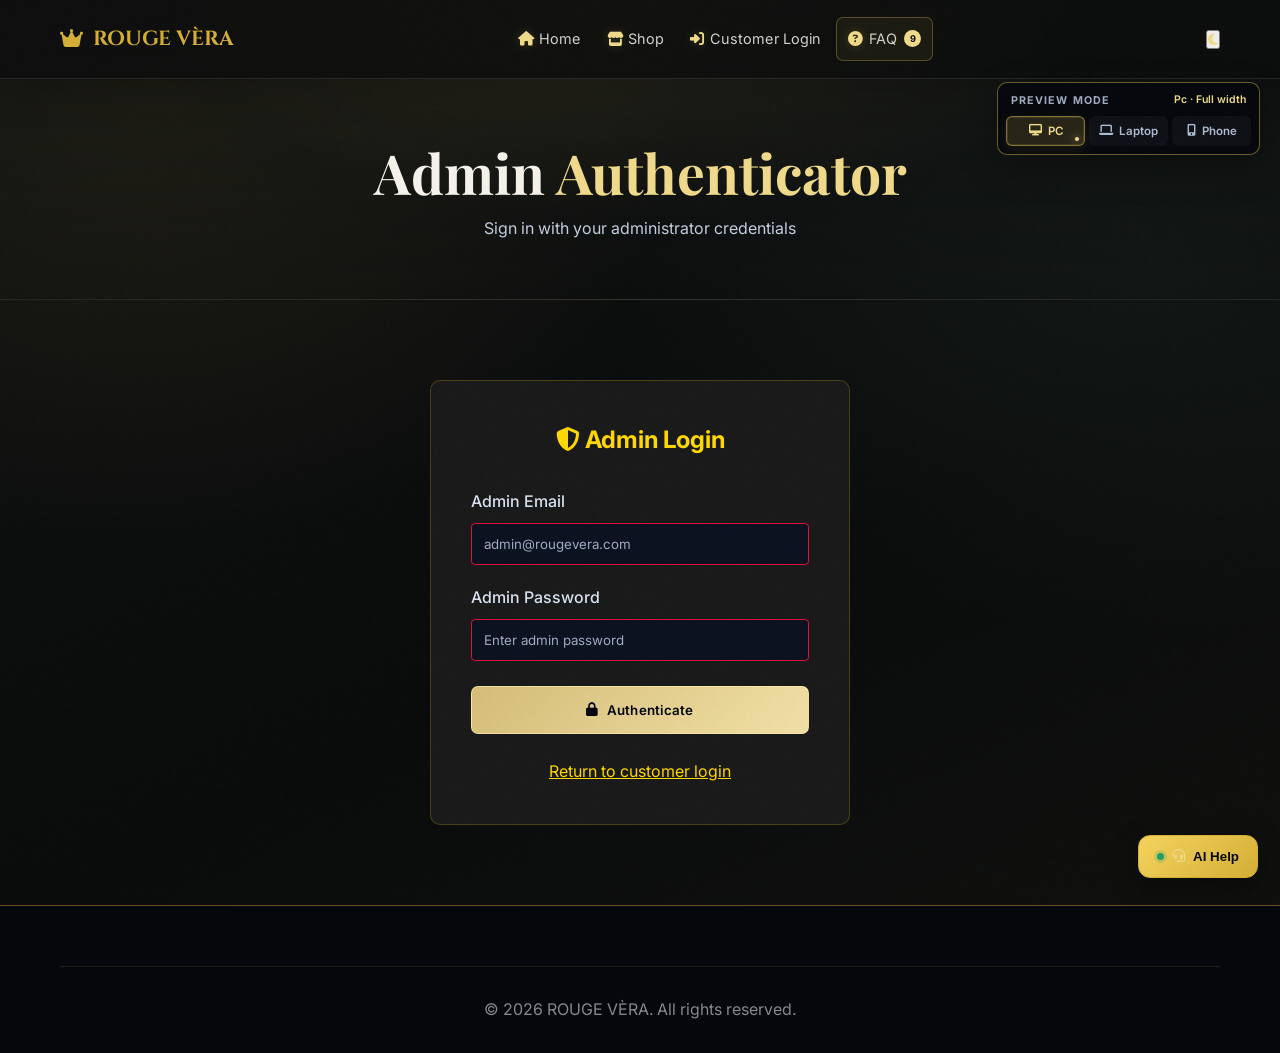
<file: admin-login.html>
<!DOCTYPE html>
<html lang="en">
<head>
    <meta charset="UTF-8">
    <meta name="viewport" content="width=device-width, initial-scale=1.0">
    <title>Admin Login | ROUGE VÈRA</title>
    <link rel="stylesheet" href="https://cdnjs.cloudflare.com/ajax/libs/font-awesome/6.4.0/css/all.min.css">
    <link rel="stylesheet" href="style.css">
</head>
<body>
    <div class="preloader">
        <div class="preloader-content">
            <div class="perfume-bottle"><div class="bottle"></div><div class="liquid"></div></div>
            <h3 class="text-gold">ROUGE VÈRA</h3>
            <p class="text-muted">Loading Admin Authentication...</p>
        </div>
    </div>

    <nav class="navbar">
        <div class="container flex-between">
            <a href="index.html" class="nav-logo"><i class="fas fa-crown"></i><span>ROUGE VÈRA</span></a>
            <div class="nav-links">
                <a href="index.html" class="nav-link"><i class="fas fa-home"></i> Home</a>
                <a href="shop.html" class="nav-link"><i class="fas fa-store"></i> Shop</a>
                <a href="login.html" class="nav-link"><i class="fas fa-sign-in-alt"></i> Customer Login</a>
            </div>
            <div class="nav-icons">
                <button class="theme-toggle" id="themeToggle"><i class="fas fa-moon"></i></button>
            </div>
            <button class="mobile-menu-btn"><i class="fas fa-bars"></i></button>
        </div>
    </nav>

    <section class="shop-header">
        <div class="container">
            <div class="shop-header-content">
                <h1>Admin <span class="text-gold">Authenticator</span></h1>
                <p class="text-muted">Sign in with your administrator credentials</p>
            </div>
        </div>
    </section>

    <section class="section">
        <div class="container">
            <div style="max-width: 420px; margin: 0 auto; background: #1a1a1a; padding: 40px; border-radius: 10px; border: 1px solid rgba(255, 215, 0, 0.2);">
                <form id="adminLoginForm">
                    <h2 style="color: #FFD700; text-align: center; margin-bottom: 30px;"><i class="fas fa-shield-alt"></i> Admin Login</h2>
                    <div class="form-group" style="margin-bottom: 20px;">
                        <label for="adminEmail">Admin Email</label>
                        <input type="email" id="adminEmail" required autocomplete="username" placeholder="admin@rougevera.com">
                    </div>
                    <div class="form-group" style="margin-bottom: 25px;">
                        <label for="adminPassword">Admin Password</label>
                        <input type="password" id="adminPassword" required autocomplete="current-password" placeholder="Enter admin password">
                    </div>
                    <button type="submit" class="btn btn-gold" style="width: 100%; padding: 15px;">
                        <i class="fas fa-lock"></i> Authenticate
                    </button>
                </form>
                <p style="text-align: center; margin: 25px 0 0; color: #888;">
                    <a href="login.html" style="color: #FFD700;">Return to customer login</a>
                </p>
            </div>
        </div>
    </section>

    <footer class="footer">
        <div class="container">
            <div class="footer-bottom">
                <p>&copy; 2026 ROUGE VÈRA. All rights reserved.</p>
            </div>
        </div>
    </footer>

    <script src="script.js"></script>
</body>
</html>
</file>
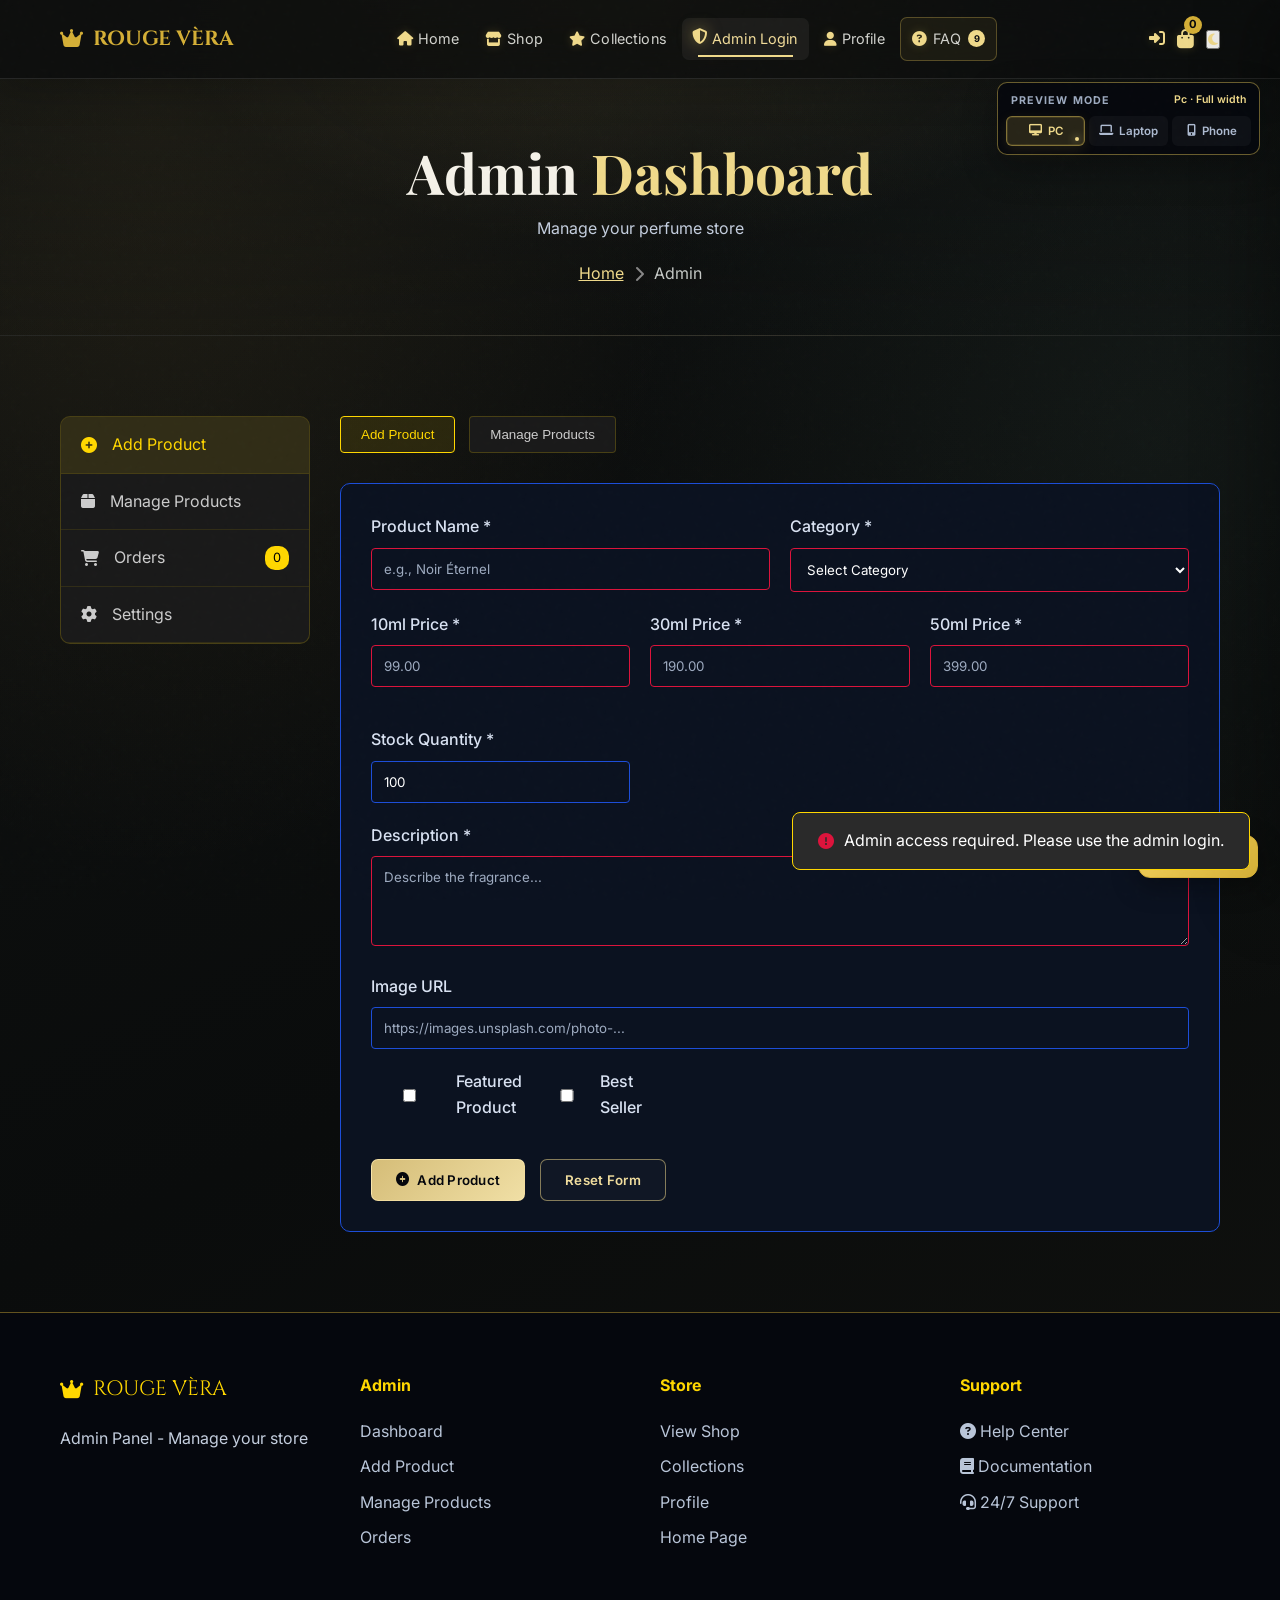
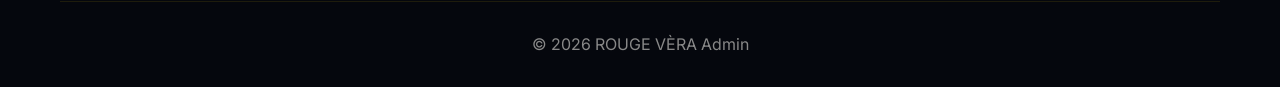
<file: admin.html>
<!DOCTYPE html>
<html lang="en">
<head>
    <meta charset="UTF-8">
    <meta name="viewport" content="width=device-width, initial-scale=1.0">
    <title>Admin | ROUGE VÈRA</title>
    <link rel="stylesheet" href="https://cdnjs.cloudflare.com/ajax/libs/font-awesome/6.4.0/css/all.min.css">
    <link rel="stylesheet" href="style.css">
    <link rel="icon" href="data:image/svg+xml,<svg xmlns=%22http://www.w3.org/2000/svg%22 viewBox=%220 0 100 100%22><text y=%22.9em%22 font-size=%2290%22>👑</text></svg>">
</head>
<body>
    <!-- Preloader -->
    <div class="preloader">
        <div class="preloader-content">
            <div class="perfume-bottle">
                <div class="bottle"></div>
                <div class="liquid"></div>
            </div>
            <h3 class="text-gold">ROUGE VÈRA</h3>
            <p class="text-muted">Loading Admin...</p>
        </div>
    </div>

    <!-- Navigation -->
    <nav class="navbar">
        <div class="container flex-between">
            <a href="index.html" class="nav-logo">
                <i class="fas fa-crown"></i>
                <span>ROUGE VÈRA</span>
            </a>

            <div class="nav-links">
                <a href="index.html" class="nav-link"><i class="fas fa-home"></i> Home</a>
                <a href="shop.html" class="nav-link"><i class="fas fa-store"></i> Shop</a>
                <a href="collections.html" class="nav-link"><i class="fas fa-star"></i> Collections</a>
                <a href="admin.html" class="nav-link active admin-access-link"><i class="fas fa-plus-circle"></i> Add Product</a>
                <a href="profile.html" class="nav-link"><i class="fas fa-user"></i> Profile</a>
            </div>

            <div class="nav-icons">
                <a href="login.html" class="nav-icon"><i class="fas fa-sign-in-alt"></i></a>
                <a href="cart.html" class="nav-icon cart-icon">
                    <i class="fas fa-shopping-bag"></i>
                    <span class="cart-count">0</span>
                </a>
                <button class="theme-toggle" id="themeToggle">
                    <i class="fas fa-moon"></i>
                </button>
            </div>

            <button class="mobile-menu-btn">
                <i class="fas fa-bars"></i>
            </button>
        </div>

        <div class="mobile-nav">
            <a href="index.html" class="mobile-nav-link"><i class="fas fa-home"></i> Home</a>
            <a href="shop.html" class="mobile-nav-link"><i class="fas fa-store"></i> Shop</a>
            <a href="collections.html" class="mobile-nav-link"><i class="fas fa-star"></i> Collections</a>
            <a href="admin.html" class="mobile-nav-link active admin-access-link"><i class="fas fa-plus-circle"></i> Add Product</a>
            <a href="profile.html" class="mobile-nav-link"><i class="fas fa-user"></i> Profile</a>
            <a href="cart.html" class="mobile-nav-link"><i class="fas fa-shopping-bag"></i> Cart</a>
            <a href="login.html" class="mobile-nav-link"><i class="fas fa-sign-in-alt"></i> Login</a>
        </div>
    </nav>

    <!-- Admin Header -->
    <section class="shop-header">
        <div class="container">
            <div class="shop-header-content">
                <h1>Admin <span class="text-gold">Dashboard</span></h1>
                <p class="text-muted">Manage your perfume store</p>
                <div style="display: flex; align-items: center; justify-content: center; gap: 10px; margin-top: 20px;">
                    <a href="index.html" style="color: #FFD700;">Home</a>
                    <i class="fas fa-chevron-right" style="color: #888;"></i>
                    <span style="color: #ccc;">Admin</span>
                </div>
            </div>
        </div>
    </section>

    <!-- Admin Content -->
    <section class="section">
        <div class="container">
            <div class="admin-grid">
                <!-- Sidebar -->
                <aside style="width: 250px;">
                    <div style="background: #1a1a1a; border-radius: 10px; overflow: hidden; border: 1px solid rgba(255, 215, 0, 0.2);">
                        <a href="#" class="admin-menu-item active" style="display: flex; align-items: center; gap: 15px; padding: 15px 20px; color: #FFD700; text-decoration: none; border-bottom: 1px solid rgba(255, 215, 0, 0.1);">
                            <i class="fas fa-plus-circle"></i>
                            <span>Add Product</span>
                        </a>
                        <a href="#" class="admin-menu-item" style="display: flex; align-items: center; gap: 15px; padding: 15px 20px; color: #ccc; text-decoration: none; border-bottom: 1px solid rgba(255, 215, 0, 0.1);">
                            <i class="fas fa-box"></i>
                            <span>Manage Products</span>
                        </a>
                        <a href="#" class="admin-menu-item admin-orders-link" onclick="PageController.showAdminOrders(); return false;" style="display: flex; align-items: center; gap: 15px; padding: 15px 20px; color: #ccc; text-decoration: none; border-bottom: 1px solid rgba(255, 215, 0, 0.1);">
                            <i class="fas fa-shopping-cart"></i>
                            <span>Orders</span>
                            <span class="order-count" style="margin-left: auto; background: #FFD700; color: black; padding: 2px 8px; border-radius: 10px; font-size: 0.8rem;">0</span>
                        </a>
                        <a href="profile.html" class="admin-menu-item" style="display: flex; align-items: center; gap: 15px; padding: 15px 20px; color: #ccc; text-decoration: none;">
                            <i class="fas fa-cog"></i>
                            <span>Settings</span>
                        </a>
                    </div>
                </aside>

                <!-- Main Content -->
                <main style="flex: 1;">
                    <div style="margin-bottom: 30px;">
                        <button class="admin-tab active" style="padding: 10px 20px; background: rgba(255, 215, 0, 0.1); border: 1px solid #FFD700; color: #FFD700; border-radius: 4px; cursor: pointer;">Add Product</button>
                        <button class="admin-tab" style="padding: 10px 20px; background: #1a1a1a; border: 1px solid rgba(255, 215, 0, 0.2); color: #ccc; border-radius: 4px; cursor: pointer; margin-left: 10px;">Manage Products</button>
                    </div>

                    <!-- Add Product Form -->
                    <div class="product-form">
                        <form id="addProductForm">
                            <div class="form-row">
                                <div class="form-group">
                                    <label for="productName">Product Name *</label>
                                    <input type="text" id="productName" name="name" required placeholder="e.g., Noir Éternel">
                                </div>
                                <div class="form-group">
                                    <label for="productCategory">Category *</label>
                                    <select id="productCategory" name="category" required>
                                        <option value="">Select Category</option>
                                        <option value="signature">Signature Collection</option>
                                        <option value="limited">Limited Editions</option>
                                        <option value="seasonal">Seasonal Scents</option>
                                        <option value="unisex">Unisex Fragrances</option>
                                    </select>
                                </div>
                            </div>

                            <div class="form-row">
                                <div class="form-group">
                                    <label for="productPrice10ml">10ml Price *</label>
                                    <input type="number" id="productPrice10ml" name="price10ml" required min="0" step="0.01" placeholder="99.00">
                                </div>
                                <div class="form-group">
                                    <label for="productPrice30ml">30ml Price *</label>
                                    <input type="number" id="productPrice30ml" name="price30ml" required min="0" step="0.01" placeholder="190.00">
                                </div>
                                <div class="form-group">
                                    <label for="productPrice50ml">50ml Price *</label>
                                    <input type="number" id="productPrice50ml" name="price50ml" required min="350" max="400" step="0.01" placeholder="399.00">
                                </div>
                                <div class="form-group">
                                    <label for="productStock">Stock Quantity *</label>
                                    <input type="number" id="productStock" name="stock" required min="0" value="100">
                                </div>
                            </div>

                            <div class="form-group">
                                <label for="productDescription">Description *</label>
                                <textarea id="productDescription" name="description" rows="4" required placeholder="Describe the fragrance..."></textarea>
                            </div>

                            <div class="form-group">
                                <label for="productImage">Image URL</label>
                                <input type="text" id="productImage" name="image" placeholder="https://images.unsplash.com/photo-...">
                            </div>

                            <div class="form-group" style="display: flex; gap: 20px;">
                                <label style="display: flex; align-items: center; gap: 8px;">
                                    <input type="checkbox" name="featured">
                                    <span>Featured Product</span>
                                </label>
                                <label style="display: flex; align-items: center; gap: 8px;">
                                    <input type="checkbox" name="bestSeller">
                                    <span>Best Seller</span>
                                </label>
                            </div>

                            <div class="form-actions" style="display: flex; gap: 15px; margin-top: 30px;">
                                <button type="submit" class="btn btn-gold">
                                    <i class="fas fa-plus-circle"></i> Add Product
                                </button>
                                <button type="reset" class="btn btn-outline-gold">Reset Form</button>
                            </div>
                        </form>
                    </div>
                </main>
            </div>
        </div>
    </section>

    <!-- Footer -->
    <footer class="footer">
        <div class="container">
            <div class="footer-grid">
                <div class="footer-col">
                    <a href="index.html" class="footer-logo">
                        <i class="fas fa-crown"></i>
                        <span>ROUGE VÈRA</span>
                    </a>
                    <p class="text-muted">Admin Panel - Manage your store</p>
                </div>

                <div class="footer-col">
                    <h4 style="color: #FFD700; margin-bottom: 20px;">Admin</h4>
                    <ul class="footer-links">
                        <li><a href="admin.html">Dashboard</a></li>
                        <li><a href="admin.html">Add Product</a></li>
                        <li><a href="admin.html">Manage Products</a></li>
                        <li><a href="admin.html">Orders</a></li>
                    </ul>
                </div>

                <div class="footer-col">
                    <h4 style="color: #FFD700; margin-bottom: 20px;">Store</h4>
                    <ul class="footer-links">
                        <li><a href="shop.html">View Shop</a></li>
                        <li><a href="collections.html">Collections</a></li>
                        <li><a href="profile.html">Profile</a></li>
                        <li><a href="index.html">Home Page</a></li>
                    </ul>
                </div>

                <div class="footer-col">
                    <h4 style="color: #FFD700; margin-bottom: 20px;">Support</h4>
                    <ul class="footer-links">
                        <li><i class="fas fa-question-circle"></i> Help Center</li>
                        <li><i class="fas fa-book"></i> Documentation</li>
                        <li><i class="fas fa-headset"></i> 24/7 Support</li>
                    </ul>
                </div>
            </div>

            <div class="footer-bottom">
                <p>&copy; 2026 ROUGE VÈRA Admin</p>
            </div>
        </div>
    </footer>

    <!-- Cart Sidebar -->
    <div class="cart-sidebar">
        <div class="cart-header">
            <h3><i class="fas fa-shopping-bag"></i> Your Cart</h3>
            <button class="close-cart"><i class="fas fa-times"></i></button>
        </div>
        <div class="cart-items">
            <!-- Cart items loaded here -->
        </div>
        <div class="cart-footer">
            <div class="cart-total">
                <span>Total:</span>
                <span class="cart-total-price">₱0.00</span>
            </div>
            <div class="cart-actions">
                <a href="cart.html" class="btn btn-black btn-block">View Cart</a>
                <a href="checkout.html" class="btn btn-gold btn-block">Checkout</a>
            </div>
        </div>
    </div>
    <div class="cart-overlay"></div>

    <script src="script.js"></script>
</body>
</html>
</file>
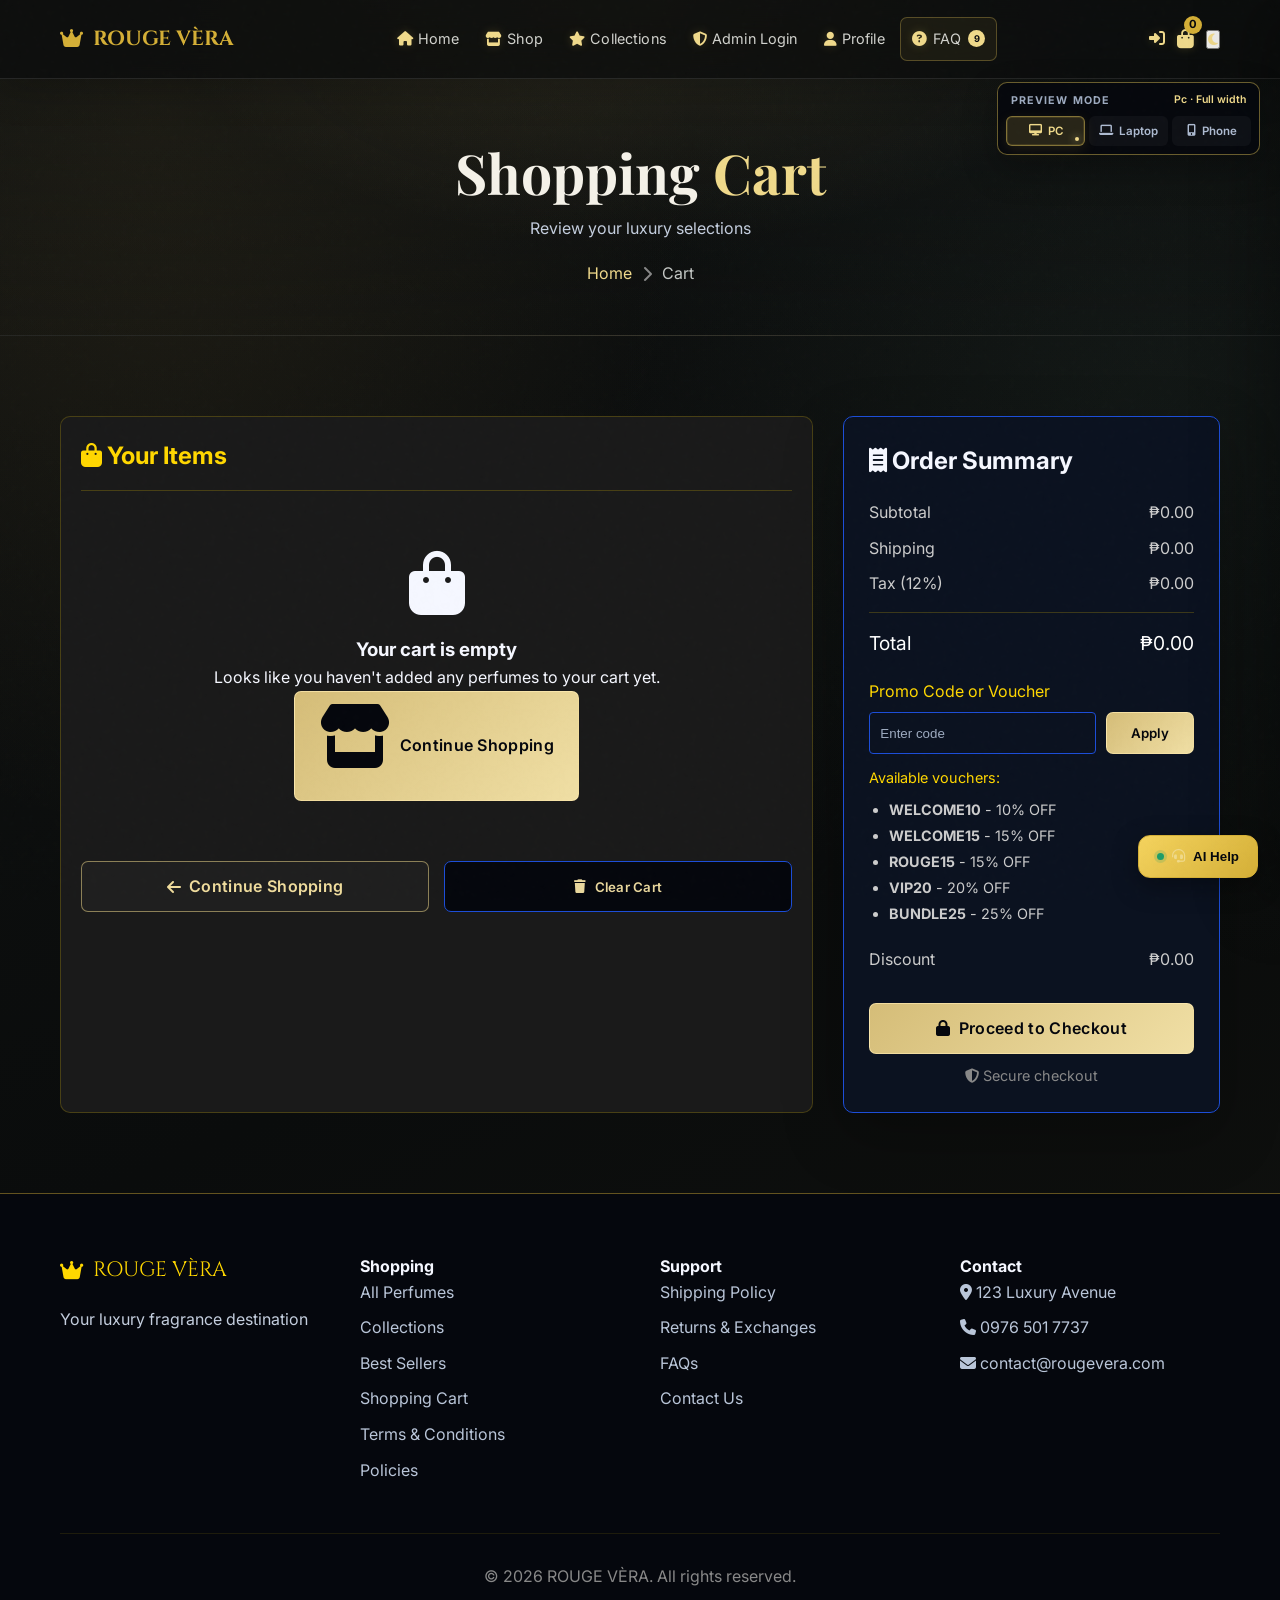
<file: cart.html>
<!DOCTYPE html>
<html lang="en">
<head>
    <meta charset="UTF-8">
    <meta name="viewport" content="width=device-width, initial-scale=1.0">
    <title>Cart | ROUGE VÈRA</title>
    <link rel="stylesheet" href="https://cdnjs.cloudflare.com/ajax/libs/font-awesome/6.4.0/css/all.min.css">
    <link rel="stylesheet" href="style.css">
    <link rel="icon" href="data:image/svg+xml,<svg xmlns=%22http://www.w3.org/2000/svg%22 viewBox=%220 0 100 100%22><text y=%22.9em%22 font-size=%2290%22>👑</text></svg>">
</head>
<body>
    <!-- Preloader -->
    <div class="preloader">
        <div class="preloader-content">
            <div class="perfume-bottle">
                <div class="bottle"></div>
                <div class="liquid"></div>
            </div>
            <h3 class="text-gold">ROUGE VÈRA</h3>
            <p class="text-muted">Loading Cart...</p>
        </div>
    </div>

    <!-- Navigation -->
    <nav class="navbar">
        <div class="container flex-between">
            <a href="index.html" class="nav-logo">
                <i class="fas fa-crown"></i>
                <span>ROUGE VÈRA</span>
            </a>

            <div class="nav-links">
                <a href="index.html" class="nav-link"><i class="fas fa-home"></i> Home</a>
                <a href="shop.html" class="nav-link"><i class="fas fa-store"></i> Shop</a>
                <a href="collections.html" class="nav-link"><i class="fas fa-star"></i> Collections</a>
                <a href="admin-login.html" class="nav-link admin-access-link"><i class="fas fa-shield-alt"></i> Admin Login</a>
                <a href="profile.html" class="nav-link"><i class="fas fa-user"></i> Profile</a>
            </div>

            <div class="nav-icons">
                <a href="login.html" class="nav-icon"><i class="fas fa-sign-in-alt"></i></a>
                <a href="cart.html" class="nav-icon cart-icon active">
                    <i class="fas fa-shopping-bag"></i>
                    <span class="cart-count">0</span>
                </a>
                <button class="theme-toggle" id="themeToggle">
                    <i class="fas fa-moon"></i>
                </button>
            </div>

            <button class="mobile-menu-btn">
                <i class="fas fa-bars"></i>
            </button>
        </div>

        <div class="mobile-nav">
            <a href="index.html" class="mobile-nav-link"><i class="fas fa-home"></i> Home</a>
            <a href="shop.html" class="mobile-nav-link"><i class="fas fa-store"></i> Shop</a>
            <a href="collections.html" class="mobile-nav-link"><i class="fas fa-star"></i> Collections</a>
            <a href="admin-login.html" class="mobile-nav-link admin-access-link"><i class="fas fa-shield-alt"></i> Admin Login</a>
            <a href="profile.html" class="mobile-nav-link"><i class="fas fa-user"></i> Profile</a>
            <a href="cart.html" class="mobile-nav-link active"><i class="fas fa-shopping-bag"></i> Cart</a>
            <a href="login.html" class="mobile-nav-link"><i class="fas fa-sign-in-alt"></i> Login</a>
        </div>
    </nav>

    <!-- Cart Header -->
    <section class="shop-header">
        <div class="container">
            <div class="shop-header-content">
                <h1>Shopping <span class="text-gold">Cart</span></h1>
                <p class="text-muted">Review your luxury selections</p>
                <div class="breadcrumb">
                    <a href="index.html">Home</a>
                    <i class="fas fa-chevron-right"></i>
                    <span>Cart</span>
                </div>
            </div>
        </div>
    </section>

    <!-- Cart Content -->
    <section class="section">
        <div class="container">
            <div class="cart-grid">
                <!-- Cart Items -->
                <div class="cart-items-container">
                    <div class="cart-items-header">
                        <h2><i class="fas fa-shopping-bag"></i> Your Items</h2>
                    </div>
                    
                    <div id="cartItemsContainer">
                        <!-- Cart items loaded via JavaScript -->
                    </div>
                    
                    <div id="emptyCartMessage" class="empty-cart">
                        <i class="fas fa-shopping-bag fa-4x"></i>
                        <h3>Your cart is empty</h3>
                        <p>Looks like you haven't added any perfumes to your cart yet.</p>
                        <a href="shop.html" class="btn btn-gold">
                            <i class="fas fa-store"></i> Continue Shopping
                        </a>
                    </div>
                    
                    <!-- Cart Actions -->
                    <div class="cart-actions">
                        <a href="shop.html" class="btn btn-outline-gold">
                            <i class="fas fa-arrow-left"></i> Continue Shopping
                        </a>
                        <button class="btn btn-black" onclick="clearCart()">
                            <i class="fas fa-trash"></i> Clear Cart
                        </button>
                    </div>
                </div>
                
                <!-- Order Summary -->
                <div class="order-summary">
                    <h2><i class="fas fa-receipt"></i> Order Summary</h2>
                    
                    <div class="summary-details">
                        <div class="summary-row">
                            <span>Subtotal</span>
                            <span id="cartSubtotal">₱0.00</span>
                        </div>
                        <div class="summary-row">
                            <span>Shipping</span>
                            <span id="cartShipping">₱100.00</span>
                        </div>
                        <div class="summary-row">
                            <span>Tax (12%)</span>
                            <span id="cartTax">₱0.00</span>
                        </div>
                        <div class="summary-total">
                            <span>Total</span>
                            <span id="cartTotal">₱0.00</span>
                        </div>
                    </div>
                    
                    <div class="promo-section">
                        <label>Promo Code or Voucher</label>
                        <div class="promo-input">
                            <input type="text" placeholder="Enter code" id="promoCode">
                            <button class="btn btn-gold" onclick="applyPromoCode()">Apply</button>
                        </div>
                        <div style="margin-top: 12px; color: #ccc; font-size: 0.9rem;">
                            <p style="margin-bottom: 8px; color: #FFD700;">Available vouchers:</p>
                            <ul id="promoList" style="padding-left: 20px; margin: 0; line-height: 1.8;"></ul>
                        </div>
                    </div>

                    <div class="summary-details">
                        <div class="summary-row">
                            <span>Discount</span>
                            <span id="cartDiscount">₱0.00</span>
                        </div>
                    </div>
                    
                    <div class="checkout-section">
                        <a href="checkout.html" class="btn btn-gold btn-block">
                            <i class="fas fa-lock"></i> Proceed to Checkout
                        </a>
                        <p class="secure-checkout">
                            <i class="fas fa-shield-alt"></i> Secure checkout
                        </p>
                    </div>
                </div>
            </div>
        </div>
    </section>

    <!-- Footer -->
    <footer class="footer">
        <div class="container">
            <div class="footer-grid">
                <div class="footer-col">
                    <a href="index.html" class="footer-logo">
                        <i class="fas fa-crown"></i>
                        <span>ROUGE VÈRA</span>
                    </a>
                    <p class="text-muted">Your luxury fragrance destination</p>
                </div>

                <div class="footer-col">
                    <h4>Shopping</h4>
                    <ul class="footer-links">
                        <li><a href="shop.html">All Perfumes</a></li>
                        <li><a href="collections.html">Collections</a></li>
                        <li><a href="shop.html">Best Sellers</a></li>
                        <li><a href="cart.html">Shopping Cart</a></li>
                        <li><a href="terms.html">Terms & Conditions</a></li>
                        <li><a href="policies.html">Policies</a></li>
                    </ul>
                </div>

                <div class="footer-col">
                    <h4>Support</h4>
                    <ul class="footer-links">
                        <li><a href="policies.html">Shipping Policy</a></li>
                        <li><a href="policies.html">Returns & Exchanges</a></li>
                        <li><a href="support.html">FAQs</a></li>
                        <li><a href="contact.html">Contact Us</a></li>
                    </ul>
                </div>

                <div class="footer-col">
                    <h4>Contact</h4>
                    <ul class="footer-links">
                        <li><i class="fas fa-map-marker-alt"></i> 123 Luxury Avenue</li>
                        <li><i class="fas fa-phone"></i> 0976 501 7737</li>
                        <li><i class="fas fa-envelope"></i> contact@rougevera.com</li>
                    </ul>
                </div>
            </div>

            <div class="footer-bottom">
                <p>&copy; 2026 ROUGE VÈRA. All rights reserved.</p>
            </div>
        </div>
    </footer>

    <!-- Cart Sidebar -->
    <div class="cart-sidebar">
        <div class="cart-header">
            <h3><i class="fas fa-shopping-bag"></i> Your Cart</h3>
            <button class="close-cart"><i class="fas fa-times"></i></button>
        </div>
        <div class="cart-items">
            <!-- Cart items loaded here -->
        </div>
        <div class="cart-footer">
            <div class="cart-total">
                <span>Total:</span>
                <span class="cart-total-price">₱0.00</span>
            </div>
            <div class="cart-actions">
                <a href="cart.html" class="btn btn-black btn-block">View Cart</a>
                <a href="checkout.html" class="btn btn-gold btn-block">Checkout</a>
            </div>
        </div>
    </div>
    <div class="cart-overlay"></div>

    <script src="script.js"></script>
</body>
</html>
</file>
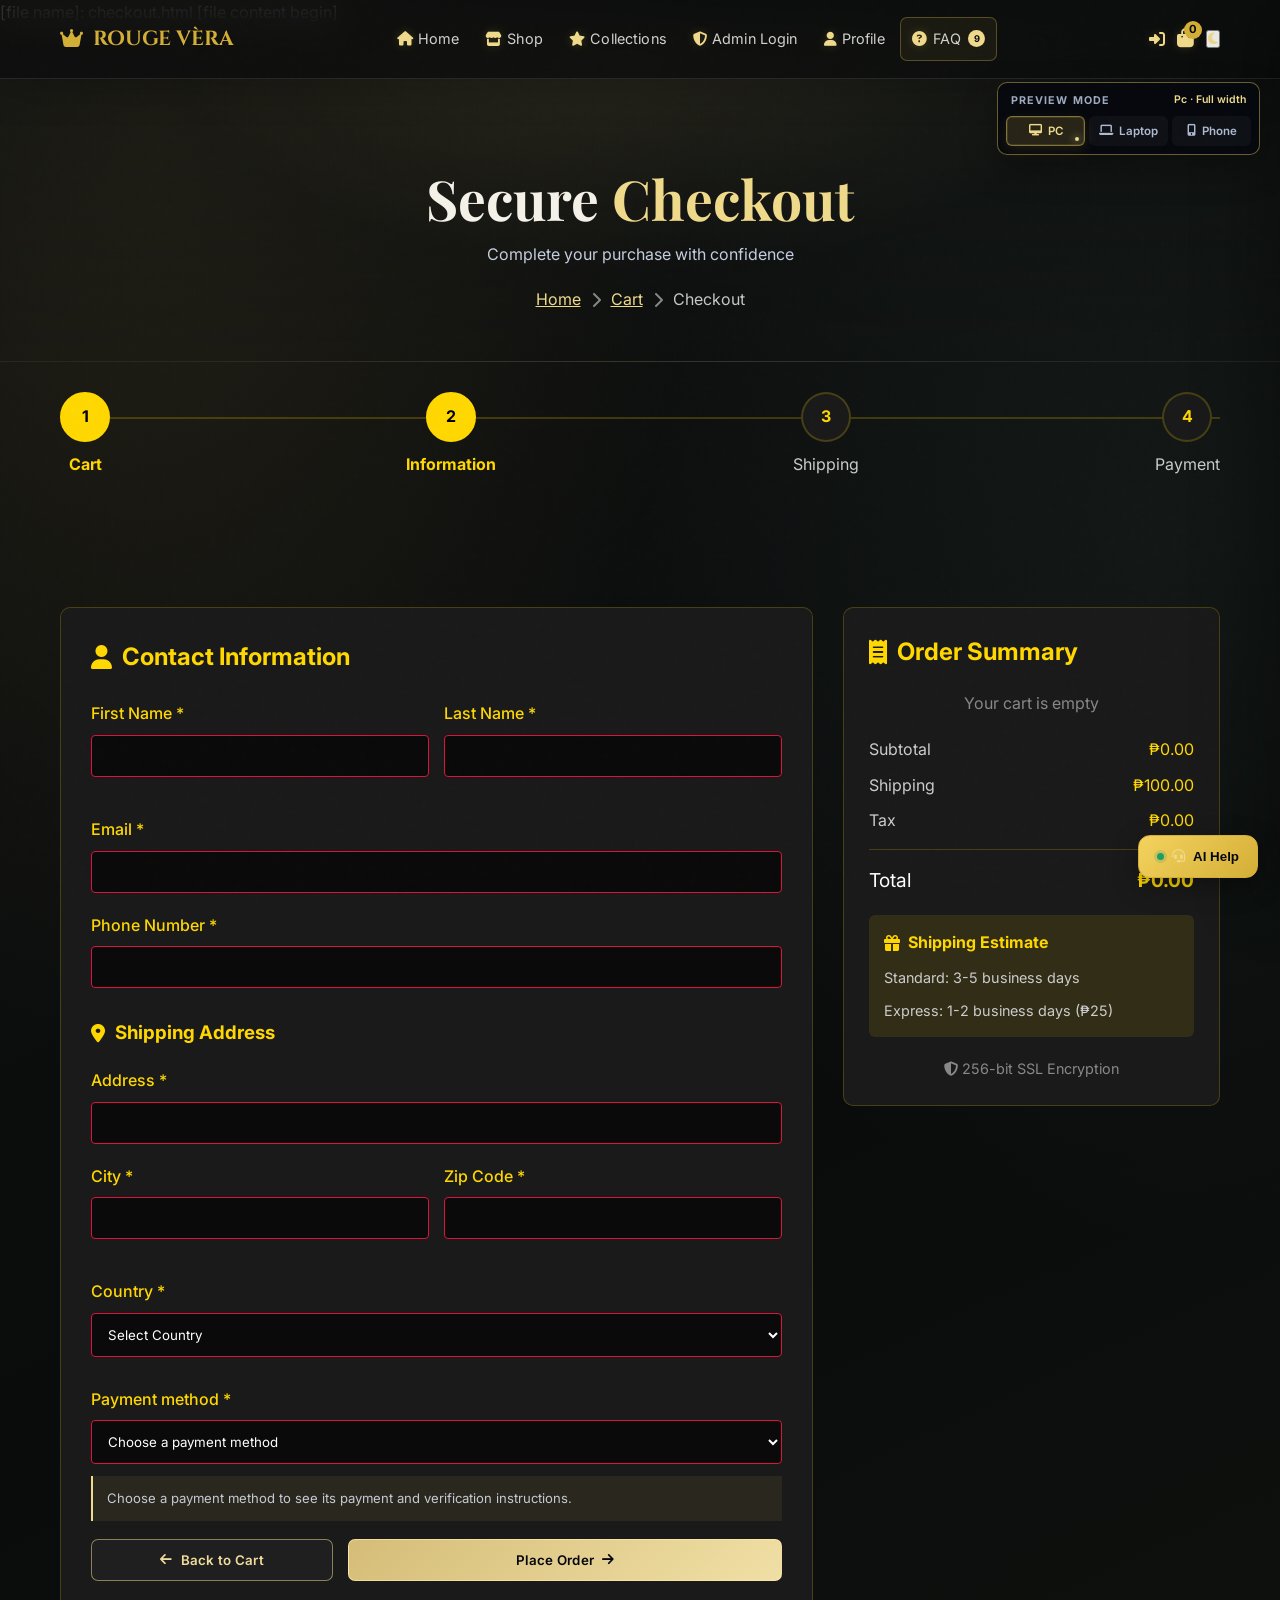
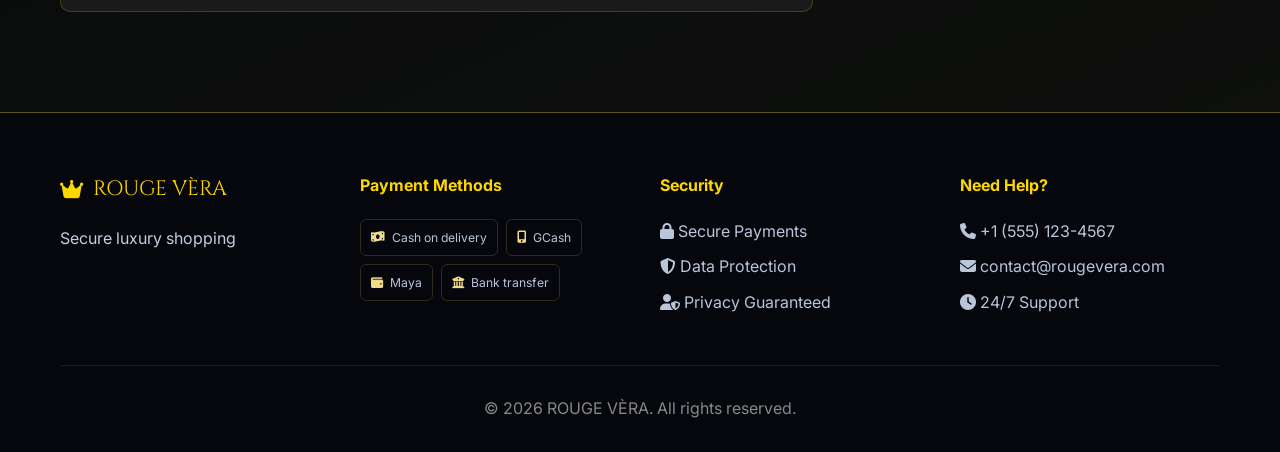
<file: checkout.html>
[file name]: checkout.html
[file content begin]
<!DOCTYPE html>
<html lang="en">
<head>
    <meta charset="UTF-8">
    <meta name="viewport" content="width=device-width, initial-scale=1.0">
    <title>Checkout | ROUGE VÈRA</title>
    <link rel="stylesheet" href="https://cdnjs.cloudflare.com/ajax/libs/font-awesome/6.4.0/css/all.min.css">
    <link rel="stylesheet" href="style.css">
    <link rel="icon" href="data:image/svg+xml,<svg xmlns=%22http://www.w3.org/2000/svg%22 viewBox=%220 0 100 100%22><text y=%22.9em%22 font-size=%2290%22>👑</text></svg>">
</head>
<body>
    <!-- Preloader -->
    <div class="preloader">
        <div class="preloader-content">
            <div class="perfume-bottle">
                <div class="bottle"></div>
                <div class="liquid"></div>
            </div>
            <h3 class="text-gold">ROUGE VÈRA</h3>
            <p class="text-muted">Loading Checkout...</p>
        </div>
    </div>

    <!-- Navigation -->
    <nav class="navbar">
        <div class="container flex-between">
            <a href="index.html" class="nav-logo">
                <i class="fas fa-crown"></i>
                <span>ROUGE VÈRA</span>
            </a>

            <div class="nav-links">
                <a href="index.html" class="nav-link"><i class="fas fa-home"></i> Home</a>
                <a href="shop.html" class="nav-link"><i class="fas fa-store"></i> Shop</a>
                <a href="collections.html" class="nav-link"><i class="fas fa-star"></i> Collections</a>
                <a href="admin-login.html" class="nav-link admin-access-link"><i class="fas fa-shield-alt"></i> Admin Login</a>
                <a href="profile.html" class="nav-link"><i class="fas fa-user"></i> Profile</a>
            </div>

            <div class="nav-icons">
                <a href="login.html" class="nav-icon"><i class="fas fa-sign-in-alt"></i></a>
                <a href="cart.html" class="nav-icon cart-icon">
                    <i class="fas fa-shopping-bag"></i>
                    <span class="cart-count">0</span>
                </a>
                <button class="theme-toggle" id="themeToggle">
                    <i class="fas fa-moon"></i>
                </button>
            </div>

            <button class="mobile-menu-btn">
                <i class="fas fa-bars"></i>
            </button>
        </div>

        <div class="mobile-nav">
            <a href="index.html" class="mobile-nav-link"><i class="fas fa-home"></i> Home</a>
            <a href="shop.html" class="mobile-nav-link"><i class="fas fa-store"></i> Shop</a>
            <a href="collections.html" class="mobile-nav-link"><i class="fas fa-star"></i> Collections</a>
            <a href="admin-login.html" class="mobile-nav-link admin-access-link"><i class="fas fa-shield-alt"></i> Admin Login</a>
            <a href="profile.html" class="mobile-nav-link"><i class="fas fa-user"></i> Profile</a>
            <a href="cart.html" class="mobile-nav-link"><i class="fas fa-shopping-bag"></i> Cart</a>
            <a href="login.html" class="mobile-nav-link"><i class="fas fa-sign-in-alt"></i> Login</a>
        </div>
    </nav>

    <!-- Checkout Header -->
    <section class="shop-header">
        <div class="container">
            <div class="shop-header-content">
                <h1>Secure <span class="text-gold">Checkout</span></h1>
                <p class="text-muted">Complete your purchase with confidence</p>
                <div style="display: flex; align-items: center; justify-content: center; gap: 10px; margin-top: 20px;">
                    <a href="index.html" style="color: #FFD700;">Home</a>
                    <i class="fas fa-chevron-right" style="color: #888;"></i>
                    <a href="cart.html" style="color: #FFD700;">Cart</a>
                    <i class="fas fa-chevron-right" style="color: #888;"></i>
                    <span style="color: #ccc;">Checkout</span>
                </div>
            </div>
        </div>
    </section>

    <!-- Checkout Steps -->
    <section class="section" style="padding-top: 30px;">
        <div class="container">
            <div class="checkout-steps">
                <div class="step active">
                    <div class="step-number">1</div>
                    <div style="color: #FFD700; font-weight: bold;">Cart</div>
                </div>
                <div class="step active">
                    <div class="step-number">2</div>
                    <div style="color: #FFD700; font-weight: bold;">Information</div>
                </div>
                <div class="step">
                    <div class="step-number">3</div>
                    <div style="color: #ccc;">Shipping</div>
                </div>
                <div class="step">
                    <div class="step-number">4</div>
                    <div style="color: #ccc;">Payment</div>
                </div>
            </div>
        </div>
    </section>

    <!-- Checkout Content -->
    <section class="section" style="padding-top: 0;">
        <div class="container">
            <div class="checkout-grid" style="display: grid; grid-template-columns: 2fr 1fr; gap: 30px;">
                <!-- Left Column: Forms -->
                <div>
                    <!-- Customer Information -->
                    <div style="background: #1a1a1a; border-radius: 10px; border: 1px solid rgba(255, 215, 0, 0.2); padding: 30px; margin-bottom: 20px;">
                        <h2 style="color: #FFD700; margin-bottom: 25px; display: flex; align-items: center; gap: 10px;">
                            <i class="fas fa-user"></i> Contact Information
                        </h2>
                        
                        <form id="checkoutForm">
                            <div class="form-row" style="display: grid; grid-template-columns: 1fr 1fr; gap: 15px; margin-bottom: 20px;">
                                <div class="form-group">
                                    <label style="display: block; margin-bottom: 8px; color: #FFD700;">First Name *</label>
                                    <input id="checkoutFirstName" type="text" required style="width: 100%; padding: 12px; background: #0a0a0a; border: 1px solid rgba(255, 215, 0, 0.3); border-radius: 4px; color: white;">
                                </div>
                                <div class="form-group">
                                    <label style="display: block; margin-bottom: 8px; color: #FFD700;">Last Name *</label>
                                    <input id="checkoutLastName" type="text" required style="width: 100%; padding: 12px; background: #0a0a0a; border: 1px solid rgba(255, 215, 0, 0.3); border-radius: 4px; color: white;">
                                </div>
                            </div>
                            
                            <div class="form-group" style="margin-bottom: 20px;">
                                <label style="display: block; margin-bottom: 8px; color: #FFD700;">Email *</label>
                                <input id="checkoutEmail" type="email" required style="width: 100%; padding: 12px; background: #0a0a0a; border: 1px solid rgba(255, 215, 0, 0.3); border-radius: 4px; color: white;">
                            </div>
                            
                            <div class="form-group" style="margin-bottom: 20px;">
                                <label style="display: block; margin-bottom: 8px; color: #FFD700;">Phone Number *</label>
                                <input id="checkoutPhone" type="tel" required style="width: 100%; padding: 12px; background: #0a0a0a; border: 1px solid rgba(255, 215, 0, 0.3); border-radius: 4px; color: white;">
                            </div>
                            
                            <h3 style="color: #FFD700; margin: 30px 0 20px; display: flex; align-items: center; gap: 10px;">
                                <i class="fas fa-map-marker-alt"></i> Shipping Address
                            </h3>
                            
                            <div class="form-group" style="margin-bottom: 20px;">
                                <label style="display: block; margin-bottom: 8px; color: #FFD700;">Address *</label>
                                <input id="checkoutAddress" type="text" required style="width: 100%; padding: 12px; background: #0a0a0a; border: 1px solid rgba(255, 215, 0, 0.3); border-radius: 4px; color: white;">
                            </div>
                            
                            <div class="form-row" style="display: grid; grid-template-columns: 1fr 1fr; gap: 15px; margin-bottom: 20px;">
                                <div class="form-group">
                                    <label style="display: block; margin-bottom: 8px; color: #FFD700;">City *</label>
                                    <input id="checkoutCity" type="text" required style="width: 100%; padding: 12px; background: #0a0a0a; border: 1px solid rgba(255, 215, 0, 0.3); border-radius: 4px; color: white;">
                                </div>
                                <div class="form-group">
                                    <label style="display: block; margin-bottom: 8px; color: #FFD700;">Zip Code *</label>
                                    <input id="checkoutPostal" type="text" required style="width: 100%; padding: 12px; background: #0a0a0a; border: 1px solid rgba(255, 215, 0, 0.3); border-radius: 4px; color: white;">
                                </div>
                            </div>
                            
                            <div class="form-group" style="margin-bottom: 30px;">
                                <label style="display: block; margin-bottom: 8px; color: #FFD700;">Country *</label>
                                <select id="checkoutCountry" required style="width: 100%; padding: 12px; background: #0a0a0a; border: 1px solid rgba(255, 215, 0, 0.3); border-radius: 4px; color: white;">
                                    <option value="">Select Country</option>
                                    <option value="PH">Philippines</option>
                                    <option value="US">United States</option>
                                    <option value="UK">United Kingdom</option>
                                    <option value="CA">Canada</option>
                                    <option value="AU">Australia</option>
                                    <option value="DE">Germany</option>
                                </select>
                            </div>

                            <div class="form-group payment-method-group" style="margin-bottom: 20px;">
                                <label for="paymentMethod" style="display: block; margin-bottom: 8px; color: #FFD700;">Payment method *</label>
                                <select id="paymentMethod" name="paymentMethod" required style="width: 100%; padding: 12px; background: #0a0a0a; border: 1px solid rgba(255, 215, 0, 0.3); border-radius: 4px; color: white;">
                                    <option value="" selected disabled>Choose a payment method</option>
                                    <option value="cod">Cash on delivery</option>
                                    <option value="gcash">GCash transfer</option>
                                    <option value="maya">Maya transfer</option>
                                    <option value="bank">Bank transfer</option>
                                    <option value="card" disabled>Credit or debit card (online payments unavailable)</option>
                                </select>
                            </div>
                            <div class="payment-verification-note" id="paymentVerificationNote" role="status" aria-live="polite">Choose a payment method to see its payment and verification instructions.</div>
                            <div class="form-group" id="paymentReferenceGroup" style="display: none; margin: 0 0 24px;">
                                <label for="paymentReference" style="display: block; margin-bottom: 8px; color: #FFD700;">Transfer reference number *</label>
                                <input id="paymentReference" name="paymentReference" type="text" maxlength="80" autocomplete="off" placeholder="Enter the reference shown by your payment app" style="width: 100%; padding: 12px; background: #0a0a0a; border: 1px solid rgba(255, 215, 0, 0.3); border-radius: 4px; color: white;">
                            </div>
                            
                            <div style="display: flex; gap: 15px;">
                                <button type="button" class="btn btn-outline-gold" style="flex: 1;" onclick="window.history.back()">
                                    <i class="fas fa-arrow-left"></i> Back to Cart
                                </button>
                                <button type="submit" class="btn btn-gold" style="flex: 2;">
                                    Place Order <i class="fas fa-arrow-right"></i>
                                </button>
                            </div>
                        </form>
                    </div>
                </div>
                
                <!-- Right Column: Order Summary -->
                <div>
                    <div style="background: #1a1a1a; border-radius: 10px; border: 1px solid rgba(255, 215, 0, 0.2); padding: 25px; position: sticky; top: 100px;">
                        <h2 style="color: #FFD700; margin-bottom: 20px; display: flex; align-items: center; gap: 10px;">
                            <i class="fas fa-receipt"></i> Order Summary
                        </h2>
                        
                        <div id="checkoutItems" style="margin-bottom: 20px; max-height: 300px; overflow-y: auto;">
                            <!-- Items loaded via JavaScript -->
                        </div>
                        
                        <div style="margin-bottom: 20px;">
                            <div style="display: flex; justify-content: space-between; margin-bottom: 10px;">
                                <span style="color: #ccc;">Subtotal</span>
                                <span id="checkoutSubtotal" style="color: #FFD700;">₱0.00</span>
                            </div>
                            <div style="display: flex; justify-content: space-between; margin-bottom: 10px;">
                                <span style="color: #ccc;">Shipping</span>
                                <span id="checkoutShipping" style="color: #FFD700;">₱100.00</span>
                            </div>
                            <div style="display: flex; justify-content: space-between; margin-bottom: 10px;">
                                <span style="color: #ccc;">Tax</span>
                                <span id="checkoutTax" style="color: #FFD700;">₱0.00</span>
                            </div>
                            <div style="height: 1px; background: rgba(255, 215, 0, 0.2); margin: 15px 0;"></div>
                            <div style="display: flex; justify-content: space-between; font-size: 1.2rem;">
                                <span style="color: #fff;">Total</span>
                                <span id="checkoutTotal" style="color: #FFD700; font-weight: bold;">₱0.00</span>
                            </div>
                        </div>
                        
                        <div style="background: rgba(255, 215, 0, 0.1); padding: 15px; border-radius: 6px; margin-top: 20px;">
                            <h4 style="color: #FFD700; margin-bottom: 10px; display: flex; align-items: center; gap: 8px;">
                                <i class="fas fa-gift"></i> Shipping Estimate
                            </h4>
                            <p style="color: #ccc; font-size: 0.9rem; margin-bottom: 10px;">Standard: 3-5 business days</p>
                            <p style="color: #ccc; font-size: 0.9rem;">Express: 1-2 business days (₱25)</p>
                        </div>
                        
                        <div style="margin-top: 20px; text-align: center;">
                            <p style="color: #888; font-size: 0.9rem;">
                                <i class="fas fa-shield-alt"></i> 256-bit SSL Encryption
                            </p>
                        </div>
                    </div>
                </div>
            </div>
        </div>
    </section>

    <!-- Footer -->
    <footer class="footer">
        <div class="container">
            <div class="footer-grid">
                <div class="footer-col">
                    <a href="index.html" class="footer-logo">
                        <i class="fas fa-crown"></i>
                        <span>ROUGE VÈRA</span>
                    </a>
                    <p class="text-muted">Secure luxury shopping</p>
                </div>

                <div class="footer-col">
                    <h4 style="color: #FFD700; margin-bottom: 20px;">Payment Methods</h4>
                    <div class="checkout-payment-methods" aria-label="Cash on delivery, GCash, Maya, and bank transfer">
                        <span><i class="fas fa-money-bill-wave" aria-hidden="true"></i> Cash on delivery</span>
                        <span><i class="fas fa-mobile-screen-button" aria-hidden="true"></i> GCash</span>
                        <span><i class="fas fa-wallet" aria-hidden="true"></i> Maya</span>
                        <span><i class="fas fa-building-columns" aria-hidden="true"></i> Bank transfer</span>
                    </div>
                </div>

                <div class="footer-col">
                    <h4 style="color: #FFD700; margin-bottom: 20px;">Security</h4>
                    <ul class="footer-links">
                        <li><i class="fas fa-lock"></i> Secure Payments</li>
                        <li><i class="fas fa-shield-alt"></i> Data Protection</li>
                        <li><i class="fas fa-user-shield"></i> Privacy Guaranteed</li>
                    </ul>
                </div>

                <div class="footer-col">
                    <h4 style="color: #FFD700; margin-bottom: 20px;">Need Help?</h4>
                    <ul class="footer-links">
                        <li><i class="fas fa-phone"></i> +1 (555) 123-4567</li>
                        <li><i class="fas fa-envelope"></i> contact@rougevera.com</li>
                        <li><i class="fas fa-clock"></i> 24/7 Support</li>
                    </ul>
                </div>
            </div>

            <div class="footer-bottom">
                <p>&copy; 2026 ROUGE VÈRA. All rights reserved.</p>
            </div>
        </div>
    </footer>

    <!-- Cart Sidebar -->
    <div class="cart-sidebar">
        <div class="cart-header">
            <h3><i class="fas fa-shopping-bag"></i> Your Cart</h3>
            <button class="close-cart"><i class="fas fa-times"></i></button>
        </div>
        <div class="cart-items">
            <!-- Cart items loaded here -->
        </div>
        <div class="cart-footer">
            <div class="cart-total">
                <span>Total:</span>
                <span class="cart-total-price">₱0.00</span>
            </div>
            <div class="cart-actions">
                <a href="cart.html" class="btn btn-black btn-block">View Cart</a>
                <a href="checkout.html" class="btn btn-gold btn-block">Checkout</a>
            </div>
        </div>
    </div>
    <div class="cart-overlay"></div>

    <script src="script.js"></script>
    <script>
        function loadCheckoutItems() {
            const cart = JSON.parse(localStorage.getItem('prestigeBlissCart')) || [];
            const container = document.getElementById('checkoutItems');
            
            if (cart.length === 0) {
                container.innerHTML = '<p style="color: #888; text-align: center;">Your cart is empty</p>';
                return 0;
            }
            
            let html = '';
            let subtotal = 0;
            
            cart.forEach(item => {
                const itemTotal = item.price * item.quantity;
                subtotal += itemTotal;
                
                html += `
                    <div style="display: flex; align-items: center; gap: 15px; padding: 10px 0; border-bottom: 1px solid rgba(255, 215, 0, 0.1);">
                        <div style="width: 60px; height: 60px; border-radius: 6px; overflow: hidden;">
                            <img src="${item.image}" alt="${item.name}" style="width: 100%; height: 100%; object-fit: cover;">
                        </div>
                        <div style="flex: 1;">
                            <div style="color: #FFD700; font-weight: bold;">${item.name}</div>
                            <div style="color: #888; font-size: 0.9rem;">Qty: ${item.quantity}</div>
                        </div>
                        <div style="color: #FFD700; font-weight: bold;">${CurrencySystem.formatPHP(itemTotal)}</div>
                    </div>
                `;
            });
            
            container.innerHTML = html;
            
            // Update summary
            const shipping = CONFIG.SHIPPING_FEE;
            const tax = subtotal * CONFIG.TAX_RATE;
            const total = subtotal + shipping + tax;
            
            document.getElementById('checkoutSubtotal').textContent = CurrencySystem.formatPHP(subtotal);
            document.getElementById('checkoutShipping').textContent = CurrencySystem.formatPHP(shipping);
            document.getElementById('checkoutTax').textContent = CurrencySystem.formatPHP(tax);
            document.getElementById('checkoutTotal').textContent = CurrencySystem.formatPHP(total);
            
            return total;
        }
        
        document.addEventListener('DOMContentLoaded', function() {
            loadCheckoutItems();
            
            // Handle form submission
            const checkoutForm = document.getElementById('checkoutForm');
            checkoutForm.addEventListener('submit', function(e) {
                e.preventDefault();

                if (window.checkoutHandled) return;
                
                // Validate cart
                const cart = JSON.parse(localStorage.getItem('prestigeBlissCart')) || [];
                if (cart.length === 0) {
                    window.showToast('Your cart is empty!', 'error');
                    return;
                }
                
                // Show success message
                window.showToast('Order placed successfully!');
                
                // Clear cart
                localStorage.removeItem('prestigeBlissCart');
                window.cart = [];
                updateCartCount();
                
                // Redirect to confirmation
                setTimeout(() => {
                    window.location.href = 'profile.html';
                }, 2000);
            });
        });
    </script>
</body>
</html>
</file>
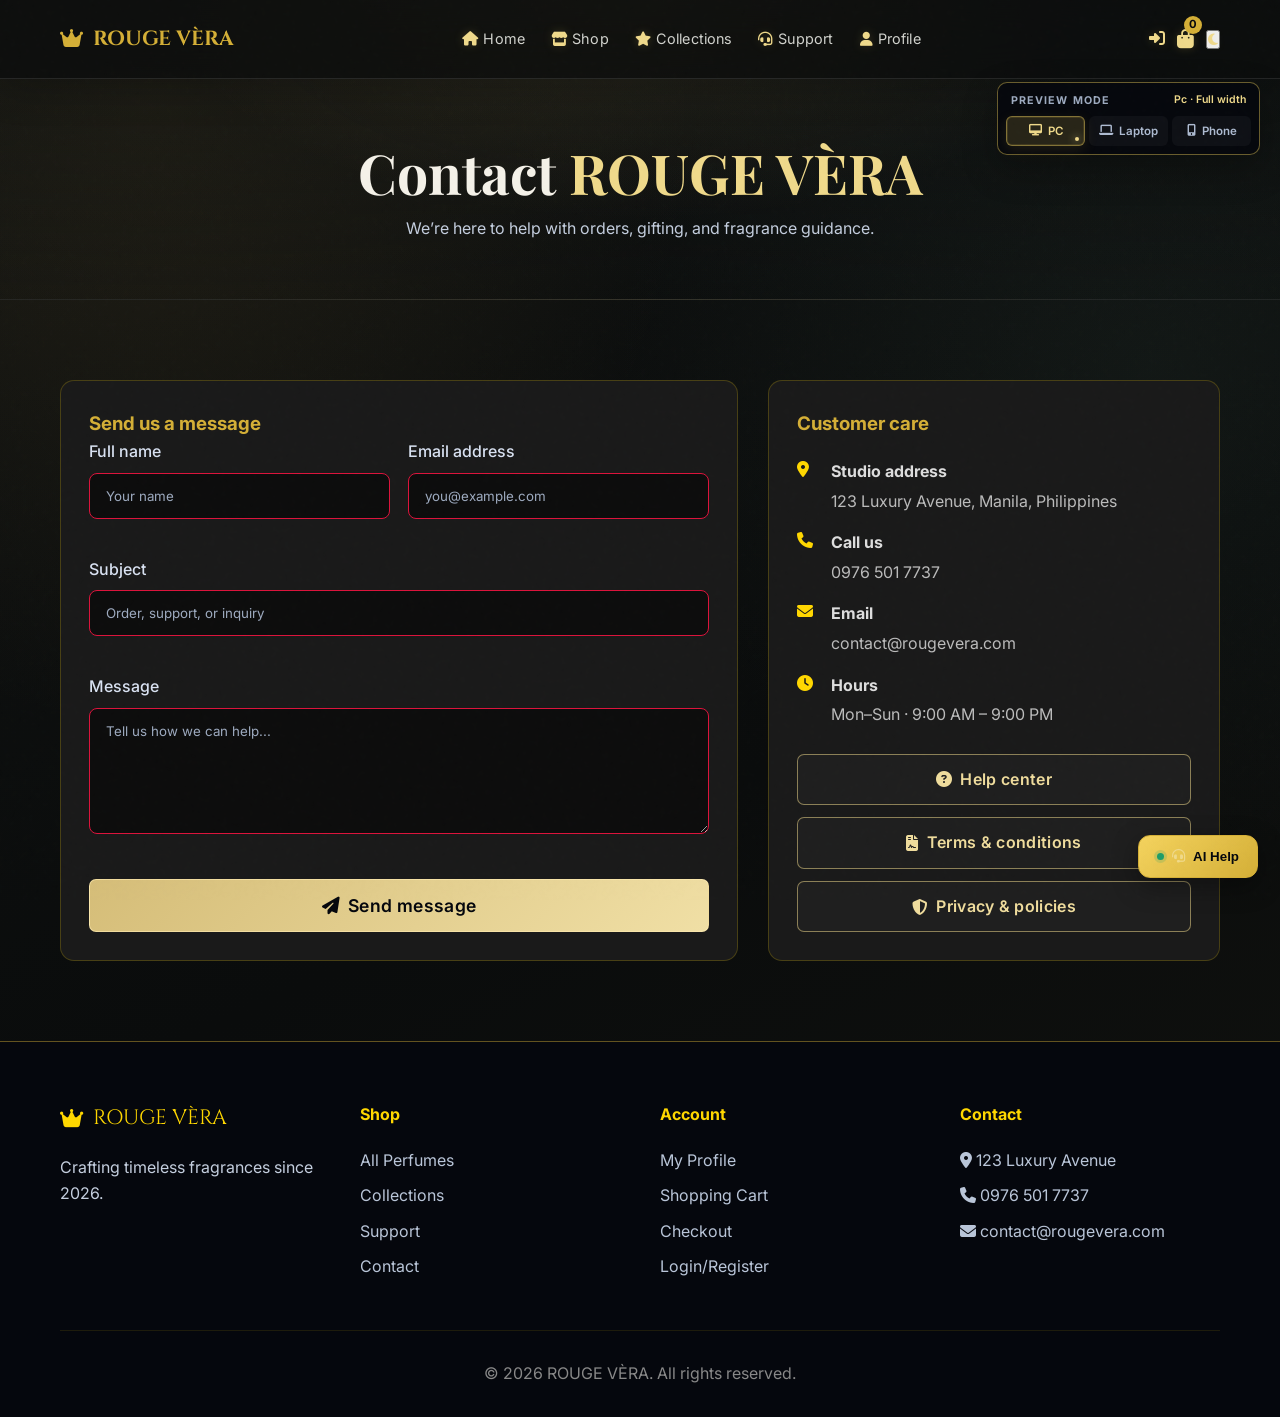
<file: contact.html>
<!DOCTYPE html>
<html lang="en">
<head>
    <meta charset="UTF-8">
    <meta name="viewport" content="width=device-width, initial-scale=1.0">
    <title>Contact | ROUGE VÈRA</title>
    <link rel="stylesheet" href="https://cdnjs.cloudflare.com/ajax/libs/font-awesome/6.4.0/css/all.min.css">
    <link rel="stylesheet" href="style.css">
    <link rel="icon" href="data:image/svg+xml,<svg xmlns=%22http://www.w3.org/2000/svg%22 viewBox=%220 0 100 100%22><text y=%22.9em%22 font-size=%2290%22>👑</text></svg>">
</head>
<body>
    <div class="preloader">
        <div class="preloader-content">
            <div class="perfume-bottle"><div class="bottle"></div><div class="liquid"></div></div>
            <h3 class="text-gold">ROUGE VÈRA</h3>
            <p class="text-muted">Loading Contact...</p>
        </div>
    </div>

    <nav class="navbar">
        <div class="container flex-between">
            <a href="index.html" class="nav-logo"><i class="fas fa-crown"></i><span>ROUGE VÈRA</span></a>
            <div class="nav-links">
                <a href="index.html" class="nav-link"><i class="fas fa-home"></i> Home</a>
                <a href="shop.html" class="nav-link"><i class="fas fa-store"></i> Shop</a>
                <a href="collections.html" class="nav-link"><i class="fas fa-star"></i> Collections</a>
                <a href="support.html" class="nav-link"><i class="fas fa-headset"></i> Support</a>
                <a href="profile.html" class="nav-link"><i class="fas fa-user"></i> Profile</a>
            </div>
            <div class="nav-icons">
                <a href="login.html" class="nav-icon"><i class="fas fa-sign-in-alt"></i></a>
                <a href="cart.html" class="nav-icon cart-icon"><i class="fas fa-shopping-bag"></i><span class="cart-count">0</span></a>
                <button class="theme-toggle" id="themeToggle"><i class="fas fa-moon"></i></button>
            </div>
            <button class="mobile-menu-btn"><i class="fas fa-bars"></i></button>
        </div>
        <div class="mobile-nav">
            <a href="index.html" class="mobile-nav-link"><i class="fas fa-home"></i> Home</a>
            <a href="shop.html" class="mobile-nav-link"><i class="fas fa-store"></i> Shop</a>
            <a href="collections.html" class="mobile-nav-link"><i class="fas fa-star"></i> Collections</a>
            <a href="support.html" class="mobile-nav-link"><i class="fas fa-headset"></i> Support</a>
            <a href="profile.html" class="mobile-nav-link"><i class="fas fa-user"></i> Profile</a>
            <a href="cart.html" class="mobile-nav-link"><i class="fas fa-shopping-bag"></i> Cart</a>
            <a href="login.html" class="mobile-nav-link"><i class="fas fa-sign-in-alt"></i> Login</a>
        </div>
    </nav>

    <section class="shop-header">
        <div class="container">
            <div class="shop-header-content">
                <h1>Contact <span class="text-gold">ROUGE VÈRA</span></h1>
                <p class="text-muted">We’re here to help with orders, gifting, and fragrance guidance.</p>
            </div>
        </div>
    </section>

    <section class="section">
        <div class="container">
            <div class="contact-grid">
                <div class="contact-card">
                    <h3 class="text-gold">Send us a message</h3>
                    <form id="contactForm" class="contact-form">
                        <div class="form-row">
                            <div class="form-group">
                                <label for="contactName">Full name</label>
                                <input id="contactName" type="text" class="form-control" placeholder="Your name" required>
                            </div>
                            <div class="form-group">
                                <label for="contactEmail">Email address</label>
                                <input id="contactEmail" type="email" class="form-control" placeholder="you@example.com" required>
                            </div>
                        </div>

                        <div class="form-group">
                            <label for="contactSubject">Subject</label>
                            <input id="contactSubject" type="text" class="form-control" placeholder="Order, support, or inquiry" required>
                        </div>

                        <div class="form-group">
                            <label for="contactMessage">Message</label>
                            <textarea id="contactMessage" class="form-control" rows="6" placeholder="Tell us how we can help..." required></textarea>
                        </div>

                        <button type="submit" class="btn btn-gold btn-lg"><i class="fas fa-paper-plane"></i> Send message</button>
                    </form>
                </div>

                <div class="contact-card">
                    <h3 class="text-gold">Customer care</h3>
                    <div class="contact-info-list">
                        <div><i class="fas fa-map-marker-alt"></i><div><strong>Studio address</strong><span>123 Luxury Avenue, Manila, Philippines</span></div></div>
                        <div><i class="fas fa-phone"></i><div><strong>Call us</strong><span>0976 501 7737</span></div></div>
                        <div><i class="fas fa-envelope"></i><div><strong>Email</strong><span>contact@rougevera.com</span></div></div>
                        <div><i class="fas fa-clock"></i><div><strong>Hours</strong><span>Mon–Sun · 9:00 AM – 9:00 PM</span></div></div>
                    </div>

                    <div class="contact-links-box">
                        <a href="support.html" class="btn btn-outline-gold btn-block"><i class="fas fa-circle-question"></i> Help center</a>
                        <a href="terms.html" class="btn btn-outline-gold btn-block"><i class="fas fa-file-contract"></i> Terms & conditions</a>
                        <a href="policies.html" class="btn btn-outline-gold btn-block"><i class="fas fa-shield-alt"></i> Privacy & policies</a>
                    </div>
                </div>
            </div>
        </div>
    </section>

    <footer class="footer">
        <div class="container">
            <div class="footer-grid">
                <div class="footer-col">
                    <a href="index.html" class="footer-logo"><i class="fas fa-crown"></i><span>ROUGE VÈRA</span></a>
                    <p class="text-muted">Crafting timeless fragrances since 2026.</p>
                </div>
                <div class="footer-col">
                    <h4 style="color: #FFD700; margin-bottom: 20px;">Shop</h4>
                    <ul class="footer-links">
                        <li><a href="shop.html">All Perfumes</a></li>
                        <li><a href="collections.html">Collections</a></li>
                        <li><a href="support.html">Support</a></li>
                        <li><a href="contact.html">Contact</a></li>
                    </ul>
                </div>
                <div class="footer-col">
                    <h4 style="color: #FFD700; margin-bottom: 20px;">Account</h4>
                    <ul class="footer-links">
                        <li><a href="profile.html">My Profile</a></li>
                        <li><a href="cart.html">Shopping Cart</a></li>
                        <li><a href="checkout.html">Checkout</a></li>
                        <li><a href="login.html">Login/Register</a></li>
                    </ul>
                </div>
                <div class="footer-col">
                    <h4 style="color: #FFD700; margin-bottom: 20px;">Contact</h4>
                    <ul class="footer-links">
                        <li><i class="fas fa-map-marker-alt"></i> 123 Luxury Avenue</li>
                        <li><i class="fas fa-phone"></i> 0976 501 7737</li>
                        <li><i class="fas fa-envelope"></i> contact@rougevera.com</li>
                    </ul>
                </div>
            </div>
            <div class="footer-bottom">
                <p>&copy; 2026 ROUGE VÈRA. All rights reserved.</p>
            </div>
        </div>
    </footer>

    <script src="script.js"></script>
</body>
</html>
</file>
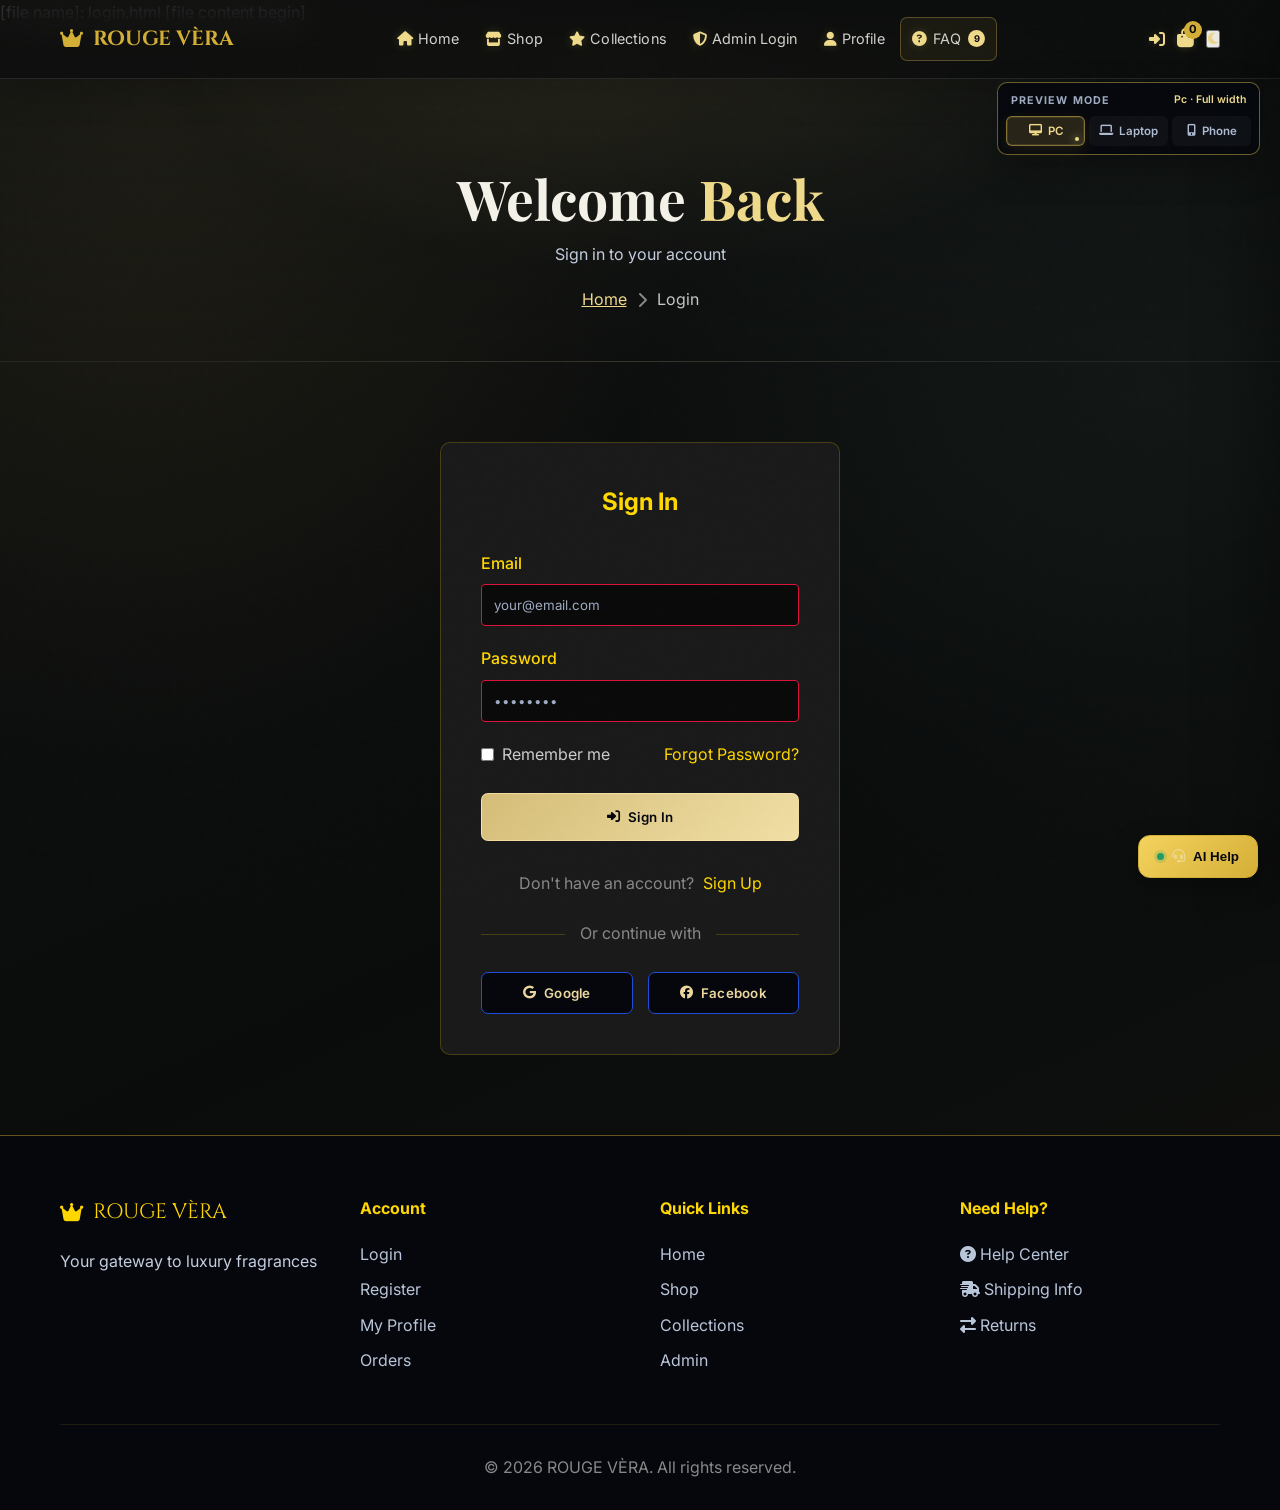
<file: login.html>
[file name]: login.html
[file content begin]
<!DOCTYPE html>
<html lang="en">
<head>
    <meta charset="UTF-8">
    <meta name="viewport" content="width=device-width, initial-scale=1.0">
    <title>Login | ROUGE VÈRA</title>
    <link rel="stylesheet" href="https://cdnjs.cloudflare.com/ajax/libs/font-awesome/6.4.0/css/all.min.css">
    <link rel="stylesheet" href="style.css">
    <link rel="icon" href="data:image/svg+xml,<svg xmlns=%22http://www.w3.org/2000/svg%22 viewBox=%220 0 100 100%22><text y=%22.9em%22 font-size=%2290%22>👑</text></svg>">
</head>
<body>
    <!-- Preloader -->
    <div class="preloader">
        <div class="preloader-content">
            <div class="perfume-bottle">
                <div class="bottle"></div>
                <div class="liquid"></div>
            </div>
            <h3 class="text-gold">ROUGE VÈRA</h3>
            <p class="text-muted">Loading Authentication...</p>
        </div>
    </div>

    <!-- Navigation -->
    <nav class="navbar">
        <div class="container flex-between">
            <a href="index.html" class="nav-logo">
                <i class="fas fa-crown"></i>
                <span>ROUGE VÈRA</span>
            </a>

            <div class="nav-links">
                <a href="index.html" class="nav-link"><i class="fas fa-home"></i> Home</a>
                <a href="shop.html" class="nav-link"><i class="fas fa-store"></i> Shop</a>
                <a href="collections.html" class="nav-link"><i class="fas fa-star"></i> Collections</a>
                <a href="admin-login.html" class="nav-link admin-access-link"><i class="fas fa-shield-alt"></i> Admin Login</a>
                <a href="profile.html" class="nav-link"><i class="fas fa-user"></i> Profile</a>
            </div>

            <div class="nav-icons">
                <a href="login.html" class="nav-icon active"><i class="fas fa-sign-in-alt"></i></a>
                <a href="cart.html" class="nav-icon cart-icon">
                    <i class="fas fa-shopping-bag"></i>
                    <span class="cart-count">0</span>
                </a>
                <button class="theme-toggle" id="themeToggle">
                    <i class="fas fa-moon"></i>
                </button>
            </div>

            <button class="mobile-menu-btn">
                <i class="fas fa-bars"></i>
            </button>
        </div>

        <div class="mobile-nav">
            <a href="index.html" class="mobile-nav-link"><i class="fas fa-home"></i> Home</a>
            <a href="shop.html" class="mobile-nav-link"><i class="fas fa-store"></i> Shop</a>
            <a href="collections.html" class="mobile-nav-link"><i class="fas fa-star"></i> Collections</a>
            <a href="admin-login.html" class="mobile-nav-link admin-access-link"><i class="fas fa-shield-alt"></i> Admin Login</a>
            <a href="profile.html" class="mobile-nav-link"><i class="fas fa-user"></i> Profile</a>
            <a href="cart.html" class="mobile-nav-link"><i class="fas fa-shopping-bag"></i> Cart</a>
            <a href="login.html" class="mobile-nav-link active"><i class="fas fa-sign-in-alt"></i> Login</a>
        </div>
    </nav>

    <!-- Login Header -->
    <section class="shop-header">
        <div class="container">
            <div class="shop-header-content">
                <h1>Welcome <span class="text-gold">Back</span></h1>
                <p class="text-muted">Sign in to your account</p>
                <div style="display: flex; align-items: center; justify-content: center; gap: 10px; margin-top: 20px;">
                    <a href="index.html" style="color: #FFD700;">Home</a>
                    <i class="fas fa-chevron-right" style="color: #888;"></i>
                    <span style="color: #ccc;">Login</span>
                </div>
            </div>
        </div>
    </section>

    <!-- Login Content -->
    <section class="section">
        <div class="container">
            <div class="login-container" style="max-width: 400px; margin: 0 auto;">
                <div style="background: #1a1a1a; padding: 40px; border-radius: 10px; border: 1px solid rgba(255, 215, 0, 0.2);">
                    <!-- Login Form -->
                    <form id="loginForm" style="margin-bottom: 30px;">
                        <h2 style="color: #FFD700; text-align: center; margin-bottom: 30px;">Sign In</h2>
                        
                        <div class="form-group" style="margin-bottom: 20px;">
                            <label for="loginEmail" style="display: block; margin-bottom: 8px; color: #FFD700;">Email</label>
                            <input type="email" id="loginEmail" placeholder="your@email.com" required style="width: 100%; padding: 12px; background: #0a0a0a; border: 1px solid rgba(255, 215, 0, 0.3); border-radius: 4px; color: white;">
                        </div>
                        
                        <div class="form-group" style="margin-bottom: 20px;">
                            <label for="loginPassword" style="display: block; margin-bottom: 8px; color: #FFD700;">Password</label>
                            <input type="password" id="loginPassword" placeholder="••••••••" required style="width: 100%; padding: 12px; background: #0a0a0a; border: 1px solid rgba(255, 215, 0, 0.3); border-radius: 4px; color: white;">
                        </div>
                        
                        <div style="display: flex; justify-content: space-between; align-items: center; margin-bottom: 25px;">
                            <label style="display: flex; align-items: center; gap: 8px; color: #ccc;">
                                <input type="checkbox">
                                <span>Remember me</span>
                            </label>
                            <a href="#" style="color: #FFD700; text-decoration: none;" onclick="window.showToast('Password reset link sent!')">Forgot Password?</a>
                        </div>
                        
                        <button type="submit" class="btn btn-gold" style="width: 100%; padding: 15px;">
                            <i class="fas fa-sign-in-alt"></i> Sign In
                        </button>
                    </form>
                    
                    <!-- Register Form (Hidden by default) -->
                    <form id="registerForm" style="display: none; margin-bottom: 30px;">
                        <h2 style="color: #FFD700; text-align: center; margin-bottom: 30px;">Create Account</h2>
                        
                        <div class="form-group" style="margin-bottom: 20px;">
                            <label for="registerName" style="display: block; margin-bottom: 8px; color: #FFD700;">Full Name</label>
                            <input type="text" id="registerName" placeholder="John Doe" required style="width: 100%; padding: 12px; background: #0a0a0a; border: 1px solid rgba(255, 215, 0, 0.3); border-radius: 4px; color: white;">
                        </div>
                        
                        <div class="form-group" style="margin-bottom: 20px;">
                            <label for="registerEmail" style="display: block; margin-bottom: 8px; color: #FFD700;">Email</label>
                            <input type="email" id="registerEmail" placeholder="your@email.com" required style="width: 100%; padding: 12px; background: #0a0a0a; border: 1px solid rgba(255, 215, 0, 0.3); border-radius: 4px; color: white;">
                        </div>
                        
                        <div class="form-group" style="margin-bottom: 20px;">
                            <label for="registerPassword" style="display: block; margin-bottom: 8px; color: #FFD700;">Password</label>
                            <input type="password" id="registerPassword" placeholder="••••••••" required style="width: 100%; padding: 12px; background: #0a0a0a; border: 1px solid rgba(255, 215, 0, 0.3); border-radius: 4px; color: white;">
                        </div>
                        
                        <div class="form-group" style="margin-bottom: 20px;">
                            <label for="registerConfirmPassword" style="display: block; margin-bottom: 8px; color: #FFD700;">Confirm Password</label>
                            <input type="password" id="registerConfirmPassword" placeholder="••••••••" required style="width: 100%; padding: 12px; background: #0a0a0a; border: 1px solid rgba(255, 215, 0, 0.3); border-radius: 4px; color: white;">
                        </div>
                        
                        <div style="margin-bottom: 25px;">
                            <label style="display: flex; align-items: flex-start; gap: 8px; color: #ccc;">
                                <input type="checkbox" required style="margin-top: 4px;">
                                <span>I agree to the <a href="terms.html" style="color: #FFD700;">Terms & Conditions</a> and <a href="policies.html" style="color: #FFD700;">Privacy Policy</a></span>
                            </label>
                        </div>
                        
                        <button type="submit" class="btn btn-gold" style="width: 100%; padding: 15px;">
                            <i class="fas fa-user-plus"></i> Create Account
                        </button>
                    </form>
                    
                    <div style="text-align: center;">
                        <p style="color: #888; margin-bottom: 20px;">
                            <span id="toggleLoginText">Don't have an account?</span>
                            <a href="#" id="toggleLoginLink" style="color: #FFD700; text-decoration: none; margin-left: 5px;">Sign Up</a>
                        </p>
                        
                        <div style="display: flex; align-items: center; gap: 15px; margin: 25px 0;">
                            <div style="flex: 1; height: 1px; background: rgba(255, 215, 0, 0.2);"></div>
                            <span style="color: #888;">Or continue with</span>
                            <div style="flex: 1; height: 1px; background: rgba(255, 215, 0, 0.2);"></div>
                        </div>
                        
                        <div style="display: flex; gap: 15px; justify-content: center;">
                            <button class="btn btn-black" style="flex: 1; padding: 12px;" onclick="window.showToast('Google sign-in coming soon!')">
                                <i class="fab fa-google"></i> Google
                            </button>
                            <button class="btn btn-black" style="flex: 1; padding: 12px;" onclick="window.showToast('Facebook sign-in coming soon!')">
                                <i class="fab fa-facebook"></i> Facebook
                            </button>
                        </div>
                    </div>
                </div>
            </div>
        </div>
    </section>

    <!-- Footer -->
    <footer class="footer">
        <div class="container">
            <div class="footer-grid">
                <div class="footer-col">
                    <a href="index.html" class="footer-logo">
                        <i class="fas fa-crown"></i>
                        <span>ROUGE VÈRA</span>
                    </a>
                    <p class="text-muted">Your gateway to luxury fragrances</p>
                </div>

                <div class="footer-col">
                    <h4 style="color: #FFD700; margin-bottom: 20px;">Account</h4>
                    <ul class="footer-links">
                        <li><a href="login.html">Login</a></li>
                        <li><a href="login.html">Register</a></li>
                        <li><a href="profile.html">My Profile</a></li>
                        <li><a href="profile.html">Orders</a></li>
                    </ul>
                </div>

                <div class="footer-col">
                    <h4 style="color: #FFD700; margin-bottom: 20px;">Quick Links</h4>
                    <ul class="footer-links">
                        <li><a href="index.html">Home</a></li>
                        <li><a href="shop.html">Shop</a></li>
                        <li><a href="collections.html">Collections</a></li>
                        <li><a href="admin.html">Admin</a></li>
                    </ul>
                </div>

                <div class="footer-col">
                    <h4 style="color: #FFD700; margin-bottom: 20px;">Need Help?</h4>
                    <ul class="footer-links">
                        <li><i class="fas fa-question-circle"></i> Help Center</li>
                        <li><i class="fas fa-shipping-fast"></i> Shipping Info</li>
                        <li><i class="fas fa-exchange-alt"></i> Returns</li>
                    </ul>
                </div>
            </div>

            <div class="footer-bottom">
                <p>&copy; 2026 ROUGE VÈRA. All rights reserved.</p>
            </div>
        </div>
    </footer>

    <!-- Cart Sidebar -->
    <div class="cart-sidebar">
        <div class="cart-header">
            <h3><i class="fas fa-shopping-bag"></i> Your Cart</h3>
            <button class="close-cart"><i class="fas fa-times"></i></button>
        </div>
        <div class="cart-items">
            <!-- Cart items loaded here -->
        </div>
        <div class="cart-footer">
            <div class="cart-total">
                <span>Total:</span>
                <span class="cart-total-price">₱0.00</span>
            </div>
            <div class="cart-actions">
                <a href="cart.html" class="btn btn-black btn-block">View Cart</a>
                <a href="checkout.html" class="btn btn-gold btn-block">Checkout</a>
            </div>
        </div>
    </div>
    <div class="cart-overlay"></div>

    <script src="script.js"></script>
    <script>
        document.addEventListener('DOMContentLoaded', function() {
            const loginForm = document.getElementById('loginForm');
            const registerForm = document.getElementById('registerForm');
            const toggleLink = document.getElementById('toggleLoginLink');
            const toggleText = document.getElementById('toggleLoginText');
            
            let showingLogin = true;
            
            toggleLink.addEventListener('click', function(e) {
                e.preventDefault();
                
                if (showingLogin) {
                    loginForm.style.display = 'none';
                    registerForm.style.display = 'block';
                    toggleLink.textContent = 'Sign In';
                    toggleText.textContent = 'Already have an account?';
                } else {
                    registerForm.style.display = 'none';
                    loginForm.style.display = 'block';
                    toggleLink.textContent = 'Sign Up';
                    toggleText.textContent = 'Don\'t have an account?';
                }
                
                showingLogin = !showingLogin;
            });
            
            // Login form submission
            loginForm.addEventListener('submit', function(e) {
                e.preventDefault();
                const email = document.getElementById('loginEmail').value;
                const password = document.getElementById('loginPassword').value;
                
                if (email && password) {
                    // Save user to localStorage
                    localStorage.setItem('prestigeBlissUser', JSON.stringify({
                        name: email.split('@')[0],
                        email: email,
                        isLoggedIn: true,
                        memberSince: new Date().toISOString()
                    }));
                    
                    window.showToast('Login successful!');
                    setTimeout(() => {
                        window.location.href = 'profile.html';
                    }, 1500);
                }
            });
            
            // Register form submission
            registerForm.addEventListener('submit', function(e) {
                e.preventDefault();
                const name = document.getElementById('registerName').value;
                const email = document.getElementById('registerEmail').value;
                const password = document.getElementById('registerPassword').value;
                const confirmPassword = document.getElementById('registerConfirmPassword').value;
                
                if (password !== confirmPassword) {
                    window.showToast('Passwords do not match!', 'error');
                    return;
                }
                
                if (name && email && password) {
                    // Save user to localStorage
                    localStorage.setItem('prestigeBlissUser', JSON.stringify({
                        name: name,
                        email: email,
                        isLoggedIn: true,
                        memberSince: new Date().toISOString()
                    }));
                    
                    window.showToast('Account created successfully!');
                    setTimeout(() => {
                        window.location.href = 'profile.html';
                    }, 1500);
                }
            });
        });
    </script>
</body>
</html>
</file>
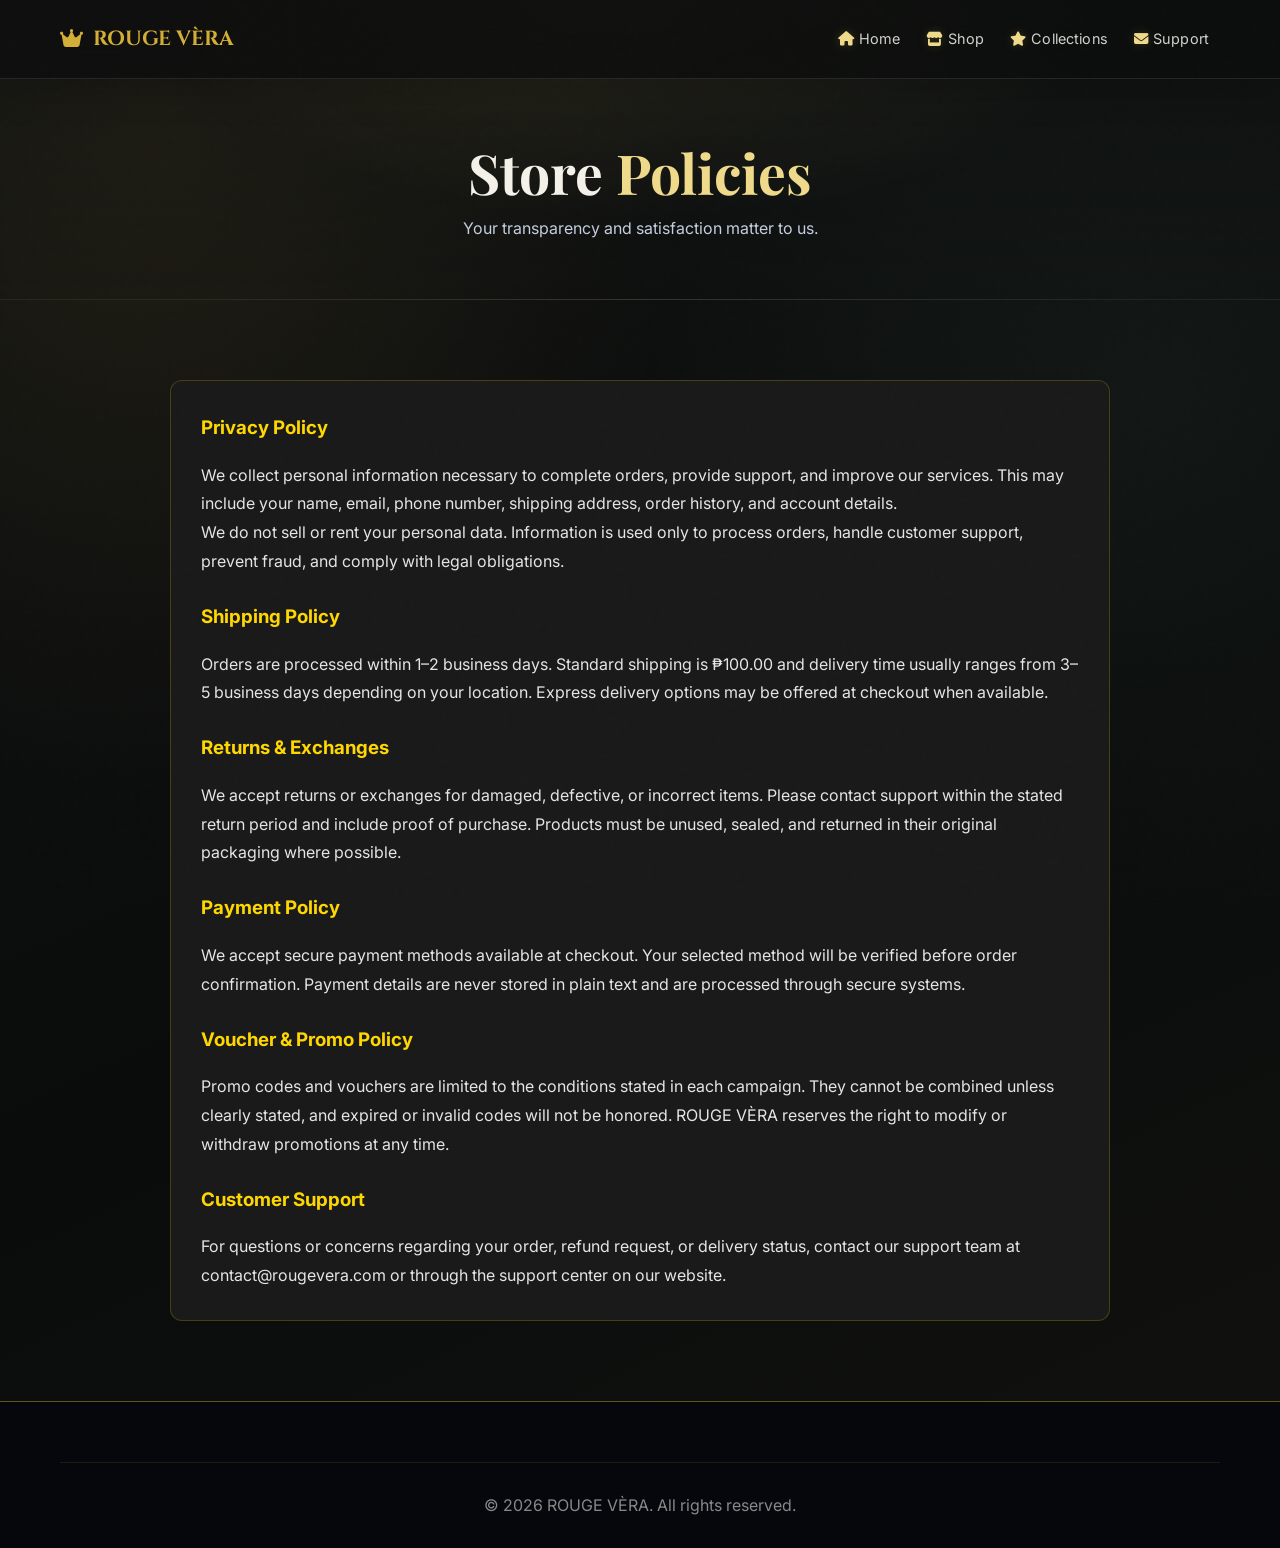
<file: policies.html>
<!DOCTYPE html>
<html lang="en">
<head>
    <meta charset="UTF-8">
    <meta name="viewport" content="width=device-width, initial-scale=1.0">
    <title>Policies | ROUGE VÈRA</title>
    <link rel="stylesheet" href="https://cdnjs.cloudflare.com/ajax/libs/font-awesome/6.4.0/css/all.min.css">
    <link rel="stylesheet" href="style.css">
</head>
<body>
    <nav class="navbar">
        <div class="container flex-between">
            <a href="index.html" class="nav-logo"><i class="fas fa-crown"></i><span>ROUGE VÈRA</span></a>
            <div class="nav-links">
                <a href="index.html" class="nav-link"><i class="fas fa-home"></i> Home</a>
                <a href="shop.html" class="nav-link"><i class="fas fa-store"></i> Shop</a>
                <a href="collections.html" class="nav-link"><i class="fas fa-star"></i> Collections</a>
                <a href="support.html" class="nav-link"><i class="fas fa-envelope"></i> Support</a>
            </div>
        </div>
    </nav>

    <section class="shop-header">
        <div class="container">
            <div class="shop-header-content">
                <h1>Store <span class="text-gold">Policies</span></h1>
                <p class="text-muted">Your transparency and satisfaction matter to us.</p>
            </div>
        </div>
    </section>

    <section class="section">
        <div class="container" style="max-width: 980px;">
            <div style="background: #1a1a1a; border: 1px solid rgba(255,215,0,0.2); border-radius: 12px; padding: 30px; line-height: 1.8; color: #e5e5e5;">
                <h3 style="color: #FFD700; margin-bottom: 16px;">Privacy Policy</h3>
                <p>We collect personal information necessary to complete orders, provide support, and improve our services. This may include your name, email, phone number, shipping address, order history, and account details.</p>
                <p>We do not sell or rent your personal data. Information is used only to process orders, handle customer support, prevent fraud, and comply with legal obligations.</p>

                <h3 style="color: #FFD700; margin: 24px 0 16px;">Shipping Policy</h3>
                <p>Orders are processed within 1–2 business days. Standard shipping is ₱100.00 and delivery time usually ranges from 3–5 business days depending on your location. Express delivery options may be offered at checkout when available.</p>

                <h3 style="color: #FFD700; margin: 24px 0 16px;">Returns & Exchanges</h3>
                <p>We accept returns or exchanges for damaged, defective, or incorrect items. Please contact support within the stated return period and include proof of purchase. Products must be unused, sealed, and returned in their original packaging where possible.</p>

                <h3 style="color: #FFD700; margin: 24px 0 16px;">Payment Policy</h3>
                <p>We accept secure payment methods available at checkout. Your selected method will be verified before order confirmation. Payment details are never stored in plain text and are processed through secure systems.</p>

                <h3 style="color: #FFD700; margin: 24px 0 16px;">Voucher & Promo Policy</h3>
                <p>Promo codes and vouchers are limited to the conditions stated in each campaign. They cannot be combined unless clearly stated, and expired or invalid codes will not be honored. ROUGE VÈRA reserves the right to modify or withdraw promotions at any time.</p>

                <h3 style="color: #FFD700; margin: 24px 0 16px;">Customer Support</h3>
                <p>For questions or concerns regarding your order, refund request, or delivery status, contact our support team at contact@rougevera.com or through the support center on our website.</p>
            </div>
        </div>
    </section>

    <footer class="footer">
        <div class="container">
            <div class="footer-bottom">
                <p>&copy; 2026 ROUGE VÈRA. All rights reserved.</p>
            </div>
        </div>
    </footer>
</body>
</html>
</file>
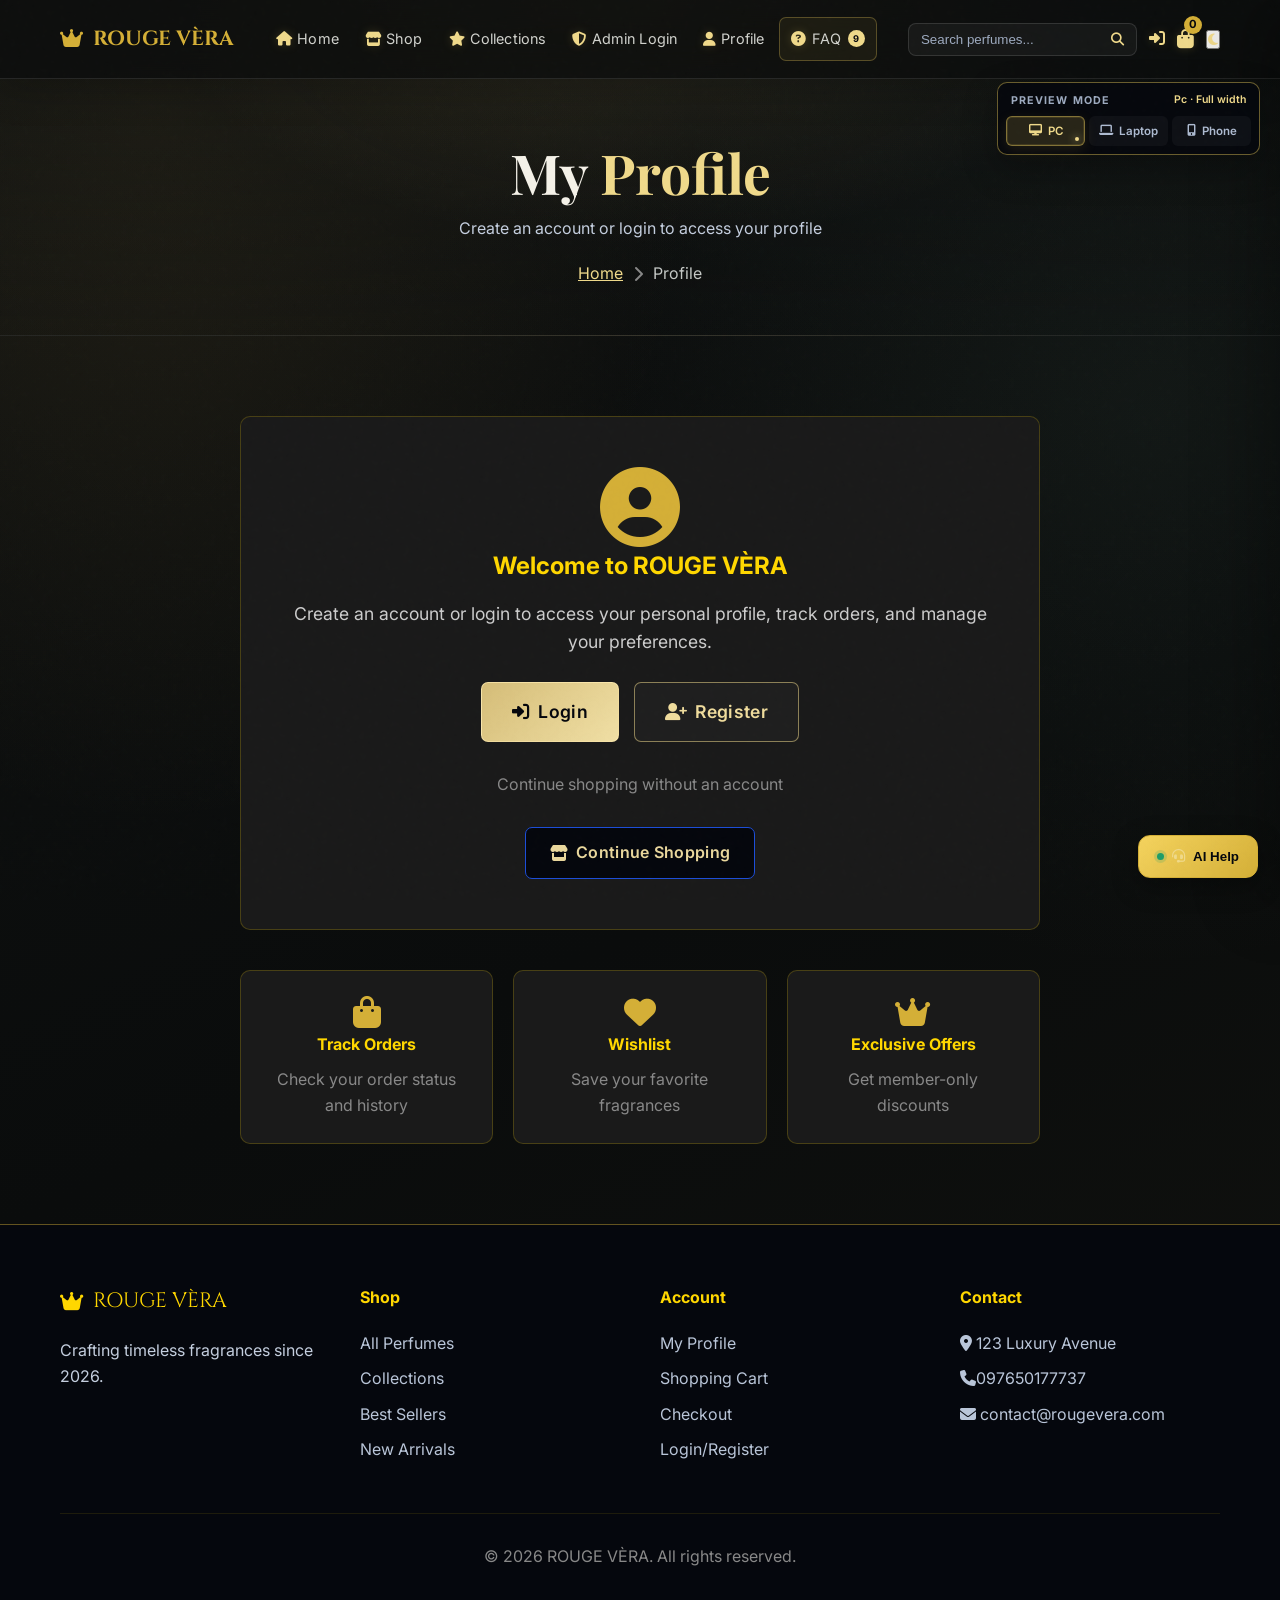
<file: profile.html>
<!DOCTYPE html>
<html lang="en">
<head>
    <meta charset="UTF-8">
    <meta name="viewport" content="width=device-width, initial-scale=1.0">
    <title>My Profile | ROUGE VÈRA</title>
    <link rel="stylesheet" href="https://cdnjs.cloudflare.com/ajax/libs/font-awesome/6.4.0/css/all.min.css">
    <link rel="stylesheet" href="style.css">
    <link rel="icon" href="data:image/svg+xml,<svg xmlns=%22http://www.w3.org/2000/svg%22 viewBox=%220 0 100 100%22><text y=%22.9em%22 font-size=%2290%22>👑</text></svg>">
</head>
<body>
    <!-- Preloader -->
    <div class="preloader">
        <div class="preloader-content">
            <div class="perfume-bottle">
                <div class="bottle"></div>
                <div class="liquid"></div>
            </div>
            <h3 class="text-gold">ROUGE VÈRA</h3>
            <p class="text-muted">Loading Profile...</p>
        </div>
    </div>

    <!-- Navigation (Same as index.html) -->
    <nav class="navbar">
        <div class="container flex-between">
            <a href="index.html" class="nav-logo">
                <i class="fas fa-crown"></i>
                <span>ROUGE VÈRA</span>
            </a>

            <div class="nav-links">
                <a href="index.html" class="nav-link"><i class="fas fa-home"></i> Home</a>
                <a href="shop.html" class="nav-link"><i class="fas fa-store"></i> Shop</a>
                <a href="collections.html" class="nav-link"><i class="fas fa-star"></i> Collections</a>
                <a href="admin-login.html" class="nav-link admin-access-link"><i class="fas fa-shield-alt"></i> Admin Login</a>
                <a href="profile.html" class="nav-link"><i class="fas fa-user"></i> Profile</a>
            </div>

            <div class="nav-icons">
                <div class="search-box">
                    <input type="text" placeholder="Search perfumes..." class="search-input" id="shopSearch">
                    <button class="search-btn"><i class="fas fa-search"></i></button>
                </div>
                <a href="login.html" class="nav-icon"><i class="fas fa-sign-in-alt"></i></a>
                <a href="cart.html" class="nav-icon cart-icon">
                    <i class="fas fa-shopping-bag"></i>
                    <span class="cart-count">0</span>
                </a>
                <button class="theme-toggle" id="themeToggle">
                    <i class="fas fa-moon"></i>
                </button>
            </div>

            <button class="mobile-menu-btn">
                <i class="fas fa-bars"></i>
            </button>
        </div>

        <div class="mobile-nav">
            <a href="index.html" class="mobile-nav-link"><i class="fas fa-home"></i> Home</a>
            <a href="shop.html" class="mobile-nav-link"><i class="fas fa-store"></i> Shop</a>
            <a href="collections.html" class="mobile-nav-link"><i class="fas fa-star"></i> Collections</a>
            <a href="admin-login.html" class="mobile-nav-link admin-access-link"><i class="fas fa-shield-alt"></i> Admin Login</a>
            <a href="profile.html" class="mobile-nav-link"><i class="fas fa-user"></i> Profile</a>
            <a href="cart.html" class="mobile-nav-link"><i class="fas fa-shopping-bag"></i> Cart</a>
            <a href="login.html" class="mobile-nav-link"><i class="fas fa-sign-in-alt"></i> Login</a>
        </div>
    </nav>

    <!-- Profile Header -->
    <section class="shop-header">
        <div class="container">
            <div class="shop-header-content">
                <h1 id="profileWelcome">My <span class="text-gold">Profile</span></h1>
                <p class="text-muted" id="profileSubtitle">Manage your account and fragrance journey</p>
                <div style="display: flex; align-items: center; justify-content: center; gap: 10px; margin-top: 20px;">
                    <a href="index.html" style="color: #FFD700;">Home</a>
                    <i class="fas fa-chevron-right" style="color: #888;"></i>
                    <span style="color: #ccc;">Profile</span>
                </div>
            </div>
        </div>
    </section>

    <!-- Shop Content -->
    <section class="section">
        <div class="container">
            <div id="profileContent">
                <!-- Sidebar -->
                <aside class="shop-sidebar">
                    <div class="filter-card">
                        <h3 class="filter-title">Categories</h3>
                        <ul class="filter-list">
                            <li><a href="#" class="filter-item active" data-category="all">All Perfumes</a></li>
                            <li><a href="#" class="filter-item" data-category="signature">Signature</a></li>
                            <li><a href="#" class="filter-item" data-category="limited">Limited Editions</a></li>
                            <li><a href="#" class="filter-item" data-category="seasonal">Seasonal</a></li>
                            <li><a href="#" class="filter-item" data-category="unisex">Unisex</a></li>
                        </ul>
                    </div>

                    <div class="filter-card">
                        <h3 class="filter-title">Price Range</h3>
                        <div class="price-range">
                            <input type="range" min="0" max="500" value="500" class="price-slider" id="priceRange">
                            <div style="display: flex; justify-content: space-between; margin-top: 10px;">
                                <span style="color: #888;">₱0</span>
                                <span style="color: #888;">₱500</span>
                            </div>
                            <div style="text-align: center; padding: 10px; background: rgba(255, 215, 0, 0.1); border-radius: 4px; margin-top: 10px;">
                                <span id="currentPrice" style="color: #FFD700; font-weight: bold;">Up to ₱500</span>
                            </div>
                        </div>
                    </div>

                    <button class="btn btn-gold btn-block" style="margin-top: 20px;">Apply Filters</button>
                </aside>

                <!-- Main Products -->
                <main style="flex: 1;">
                    <div class="shop-toolbar">
                        <div>
                            <span id="productCount">4 Products</span>
                        </div>
                        <div style="display: flex; gap: 10px;">
                            <button class="view-btn active" data-view="grid" style="width: 40px; height: 40px; background: #1a1a1a; border: 1px solid #FFD700; color: #FFD700; border-radius: 4px; cursor: pointer;">
                                <i class="fas fa-th"></i>
                            </button>
                            <button class="view-btn" data-view="list" style="width: 40px; height: 40px; background: #1a1a1a; border: 1px solid rgba(255, 215, 0, 0.2); color: #888; border-radius: 4px; cursor: pointer;">
                                <i class="fas fa-list"></i>
                            </button>
                        </div>
                    </div>

                    <div class="products-grid" id="productsContainer">
                        <!-- Products loaded via JavaScript -->
                    </div>

                    <!-- Pagination -->
                    <div class="pagination">
                        <button class="page-btn" disabled><i class="fas fa-chevron-left"></i></button>
                        <button class="page-btn active">1</button>
                        <button class="page-btn">2</button>
                        <button class="page-btn">3</button>
                        <button class="page-btn"><i class="fas fa-chevron-right"></i></button>
                    </div>
                </main>
            </div>
        </div>
    </section>

    <!-- Footer (Same as index.html) -->
    <footer class="footer">
        <div class="container">
            <div class="footer-grid">
                <div class="footer-col">
                    <a href="index.html" class="footer-logo">
                        <i class="fas fa-crown"></i>
                        <span>ROUGE VÈRA</span>
                    </a>
                    <p class="text-muted">Crafting timeless fragrances since 2026.</p>
                </div>

                <div class="footer-col">
                    <h4 style="color: #FFD700; margin-bottom: 20px;">Shop</h4>
                    <ul class="footer-links">
                        <li><a href="shop.html">All Perfumes</a></li>
                        <li><a href="collections.html">Collections</a></li>
                        <li><a href="shop.html">Best Sellers</a></li>
                        <li><a href="shop.html">New Arrivals</a></li>
                    </ul>
                </div>

                <div class="footer-col">
                    <h4 style="color: #FFD700; margin-bottom: 20px;">Account</h4>
                    <ul class="footer-links">
                        <li><a href="profile.html">My Profile</a></li>
                        <li><a href="cart.html">Shopping Cart</a></li>
                        <li><a href="checkout.html">Checkout</a></li>
                        <li><a href="login.html">Login/Register</a></li>
                    </ul>
                </div>

                <div class="footer-col">
                    <h4 style="color: #FFD700; margin-bottom: 20px;">Contact</h4>
                    <ul class="footer-links">
                        <li><i class="fas fa-map-marker-alt"></i> 123 Luxury Avenue</li>
                        <li><i class="fas fa-phone"></i>097650177737</li>
                        <li><i class="fas fa-envelope"></i> contact@rougevera.com</li>
                    </ul>
                </div>
            </div>

            <div class="footer-bottom">
                <p>&copy; 2026 ROUGE VÈRA. All rights reserved.</p>
            </div>
        </div>
    </footer>

    <!-- Cart Sidebar -->
    <div class="cart-sidebar">
        <div class="cart-header">
            <h3><i class="fas fa-shopping-bag"></i> Your Cart</h3>
            <button class="close-cart"><i class="fas fa-times"></i></button>
        </div>
        <div class="cart-items">
            <!-- Cart items loaded here -->
        </div>
        <div class="cart-footer">
            <div class="cart-total">
                <span>Total:</span>
                <span class="cart-total-price">₱0.00</span>
            </div>
            <div class="cart-actions">
                <a href="cart.html" class="btn btn-black btn-block">View Cart</a>
                <a href="checkout.html" class="btn btn-gold btn-block">Checkout</a>
            </div>
        </div>
    </div>
    <div class="cart-overlay"></div>

    <script src="script.js"></script>
</body>
</html>
</file>
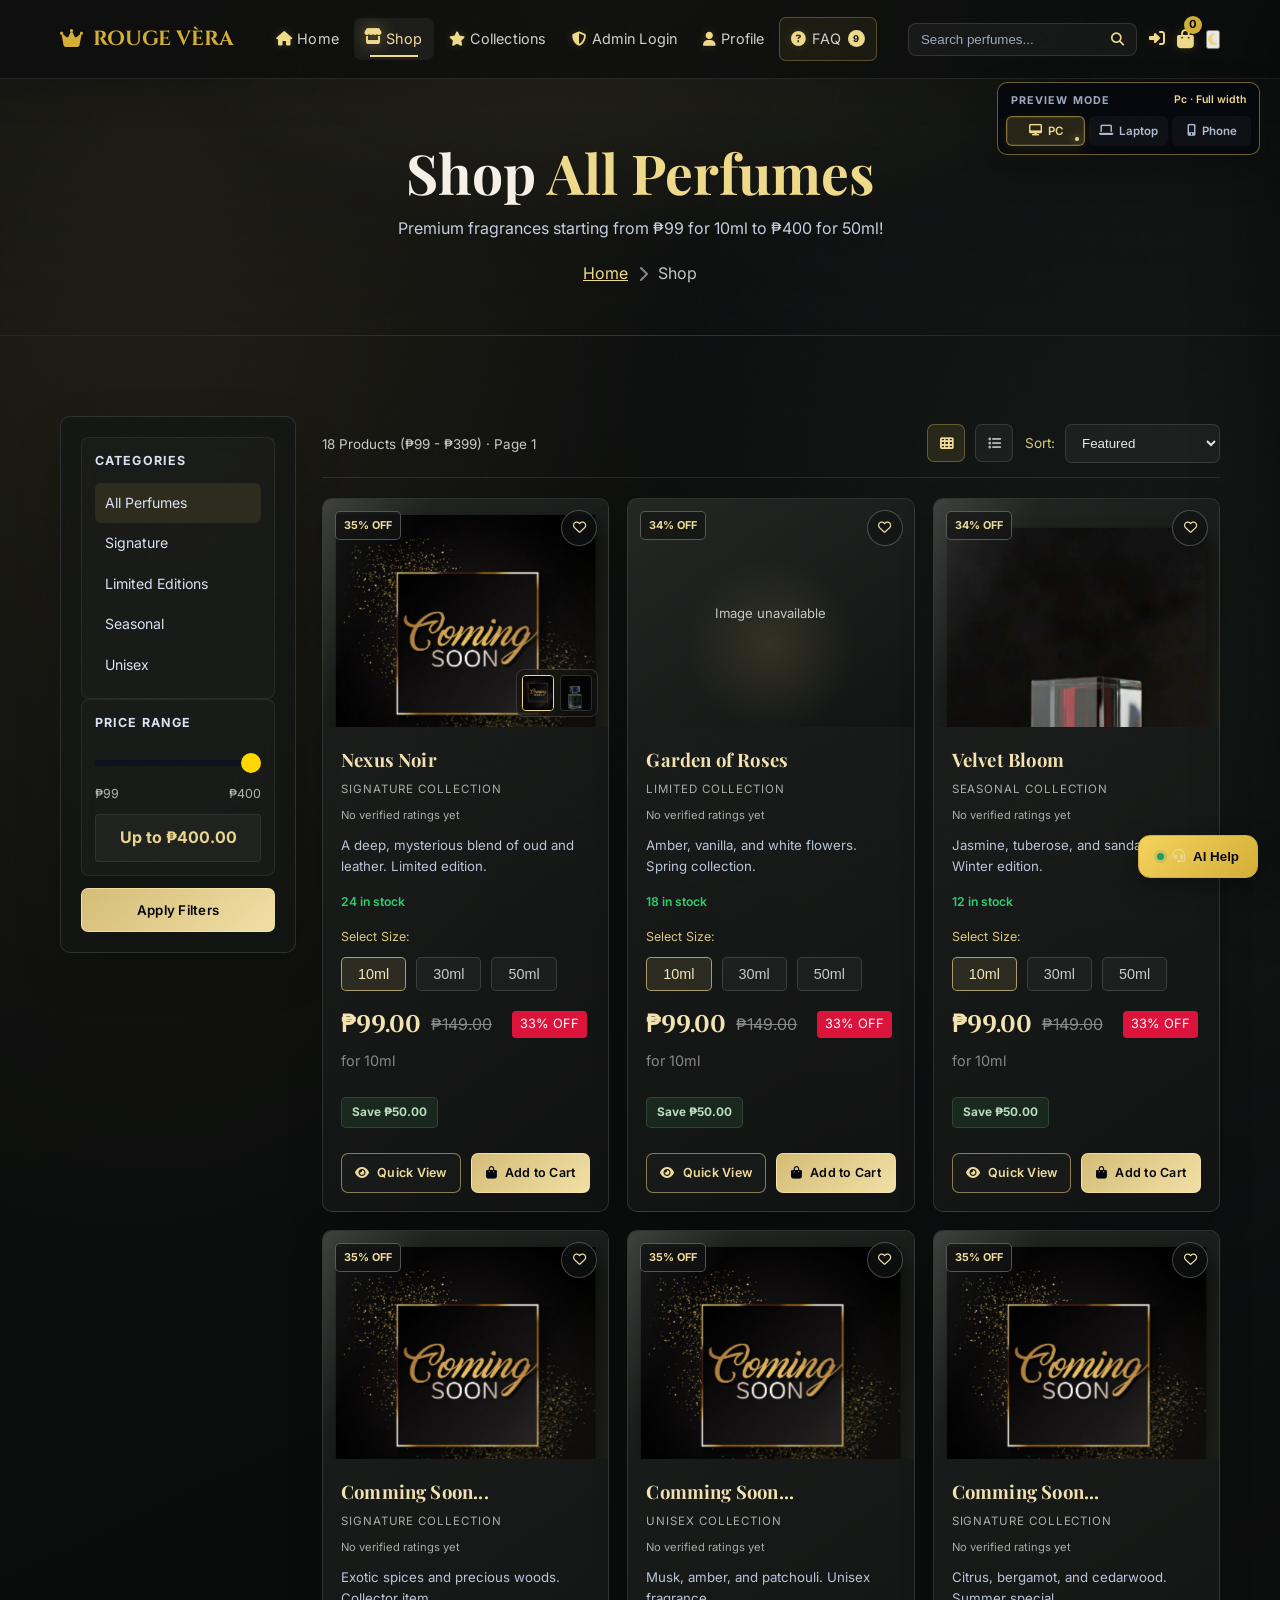
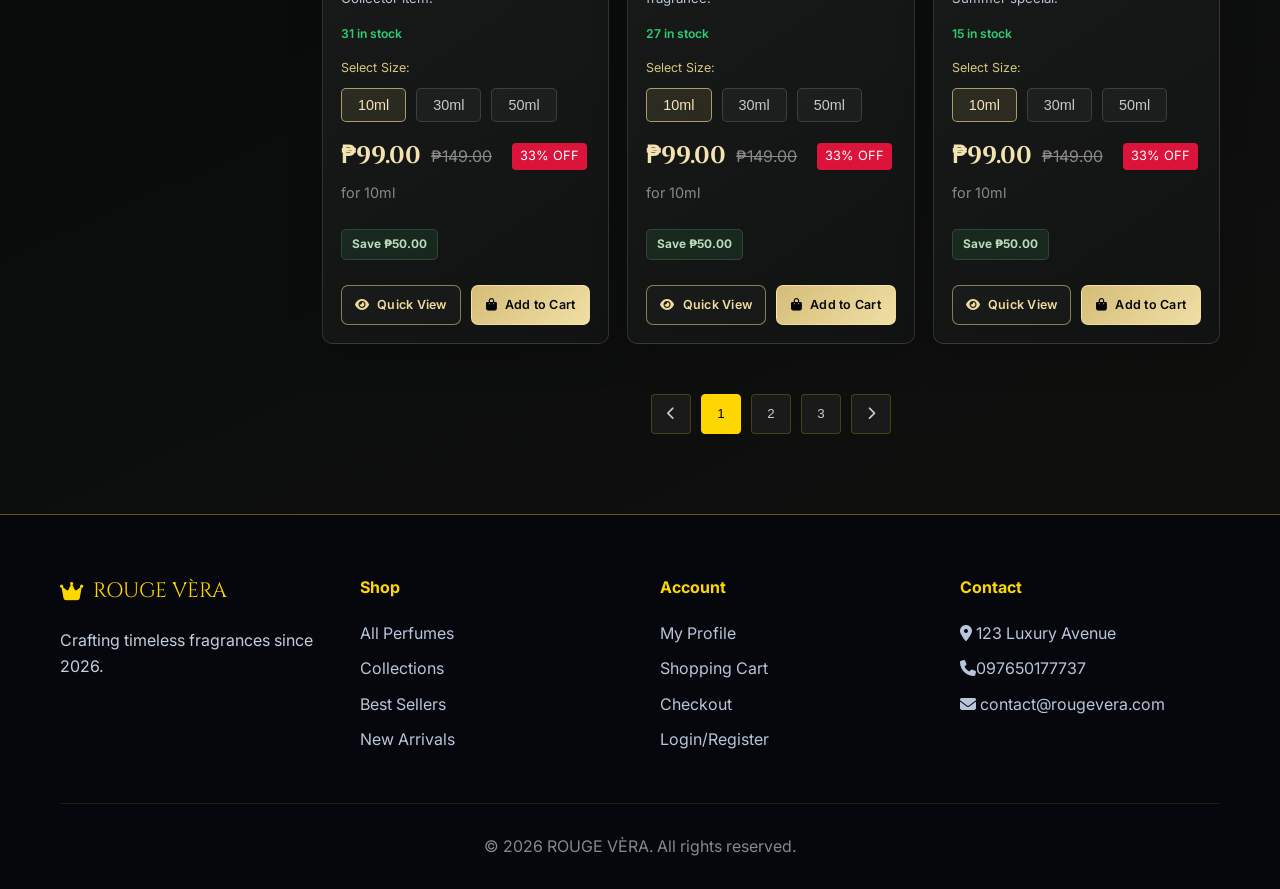
<file: shop.html>
<!DOCTYPE html>
<html lang="en">
<head>
    <meta charset="UTF-8">
    <meta name="viewport" content="width=device-width, initial-scale=1.0">
    <title>Shop | ROUGE VÈRA</title>
    <link rel="stylesheet" href="https://cdnjs.cloudflare.com/ajax/libs/font-awesome/6.4.0/css/all.min.css">
    <link rel="stylesheet" href="style.css">
    <link rel="icon" href="data:image/svg+xml,<svg xmlns=%22http://www.w3.org/2000/svg%22 viewBox=%220 0 100 100%22><text y=%22.9em%22 font-size=%2290%22>👑</text></svg>">
</head>
<body>
    <!-- Preloader -->
    <div class="preloader">
        <div class="preloader-content">
            <div class="perfume-bottle">
                <div class="bottle"></div>
                <div class="liquid"></div>
            </div>
            <h3 class="text-gold">ROUGE VÈRA</h3>
            <p class="text-muted">Loading Shop...</p>
        </div>
    </div>

    <!-- Navigation (Same as index.html) -->
    <nav class="navbar">
        <div class="container flex-between">
            <a href="index.html" class="nav-logo">
                <i class="fas fa-crown"></i>
                <span>ROUGE VÈRA</span>
            </a>

            <div class="nav-links">
                <a href="index.html" class="nav-link"><i class="fas fa-home"></i> Home</a>
                <a href="shop.html" class="nav-link active"><i class="fas fa-store"></i> Shop</a>
                <a href="collections.html" class="nav-link"><i class="fas fa-star"></i> Collections</a>
                <a href="admin-login.html" class="nav-link admin-access-link"><i class="fas fa-shield-alt"></i> Admin Login</a>
                <a href="profile.html" class="nav-link"><i class="fas fa-user"></i> Profile</a>
            </div>

            <div class="nav-icons">
                <div class="search-box">
                    <input type="text" placeholder="Search perfumes..." class="search-input" id="shopSearch">
                    <button class="search-btn"><i class="fas fa-search"></i></button>
                </div>
                <a href="login.html" class="nav-icon"><i class="fas fa-sign-in-alt"></i></a>
                <a href="cart.html" class="nav-icon cart-icon">
                    <i class="fas fa-shopping-bag"></i>
                    <span class="cart-count">0</span>
                </a>
                <button class="theme-toggle" id="themeToggle">
                    <i class="fas fa-moon"></i>
                </button>
            </div>

            <button class="mobile-menu-btn">
                <i class="fas fa-bars"></i>
            </button>
        </div>

        <div class="mobile-nav">
            <a href="index.html" class="mobile-nav-link"><i class="fas fa-home"></i> Home</a>
            <a href="shop.html" class="mobile-nav-link active"><i class="fas fa-store"></i> Shop</a>
            <a href="collections.html" class="mobile-nav-link"><i class="fas fa-star"></i> Collections</a>
            <a href="admin-login.html" class="mobile-nav-link admin-access-link"><i class="fas fa-shield-alt"></i> Admin Login</a>
            <a href="profile.html" class="mobile-nav-link"><i class="fas fa-user"></i> Profile</a>
            <a href="cart.html" class="mobile-nav-link"><i class="fas fa-shopping-bag"></i> Cart</a>
            <a href="login.html" class="mobile-nav-link"><i class="fas fa-sign-in-alt"></i> Login</a>
        </div>
    </nav>

    <!-- Shop Header -->
    <section class="shop-header">
        <div class="container">
            <div class="shop-header-content">
                <h1>Shop <span class="text-gold">All Perfumes</span></h1>
                <p class="text-muted">Discover our complete collection of luxury fragrances</p>
                <div style="display: flex; align-items: center; justify-content: center; gap: 10px; margin-top: 20px;">
                    <a href="index.html" style="color: #FFD700;">Home</a>
                    <i class="fas fa-chevron-right" style="color: #888;"></i>
                    <span style="color: #ccc;">Shop</span>
                </div>
            </div>
        </div>
    </section>

    <!-- Shop Content -->
    <section class="section">
        <div class="container">
            <div class="shop-grid">
                <!-- Sidebar -->
                <aside class="shop-sidebar">
                    <div class="filter-card">
                        <h3 class="filter-title">Categories</h3>
                        <ul class="filter-list">
                            <li><a href="#" class="filter-item active" data-category="all">All Perfumes</a></li>
                            <li><a href="#" class="filter-item" data-category="signature">Signature</a></li>
                            <li><a href="#" class="filter-item" data-category="limited">Limited Editions</a></li>
                            <li><a href="#" class="filter-item" data-category="seasonal">Seasonal</a></li>
                            <li><a href="#" class="filter-item" data-category="unisex">Unisex</a></li>
                        </ul>
                    </div>

                    <div class="filter-card">
                        <h3 class="filter-title">Price Range</h3>
                        <div class="price-range">
                            <input type="range" min="99" max="400" value="400" class="price-slider" id="priceRange">
                            <div style="display: flex; justify-content: space-between; margin-top: 10px;">
                                <span style="color: #888;">₱99</span>
                                <span style="color: #888;">₱400</span>
                            </div>
                            <div style="text-align: center; padding: 10px; background: rgba(255, 215, 0, 0.1); border-radius: 4px; margin-top: 10px;">
                                <span id="currentPrice" style="color: #FFD700; font-weight: bold;">Up to ₱400</span>
                            </div>
                        </div>
                    </div>

                    <button class="btn btn-gold btn-block" style="margin-top: 20px;">Apply Filters</button>
                </aside>

                <!-- Main Products -->
                <main style="flex: 1;">
                    <div class="shop-toolbar">
                        <div>
                            <span id="productCount">4 Products</span>
                        </div>
                        <div style="display: flex; gap: 10px;">
                            <button class="view-btn active" data-view="grid" style="width: 40px; height: 40px; background: #1a1a1a; border: 1px solid #FFD700; color: #FFD700; border-radius: 4px; cursor: pointer;">
                                <i class="fas fa-th"></i>
                            </button>
                            <button class="view-btn" data-view="list" style="width: 40px; height: 40px; background: #1a1a1a; border: 1px solid rgba(255, 215, 0, 0.2); color: #888; border-radius: 4px; cursor: pointer;">
                                <i class="fas fa-list"></i>
                            </button>
                        </div>
                    </div>

                    <div class="products-grid" id="productsContainer">
                        <!-- Products loaded via JavaScript -->
                    </div>

                    <!-- Pagination -->
                    <div class="pagination">
                        <button class="page-btn" disabled><i class="fas fa-chevron-left"></i></button>
                        <button class="page-btn active">1</button>
                        <button class="page-btn">2</button>
                        <button class="page-btn">3</button>
                        <button class="page-btn"><i class="fas fa-chevron-right"></i></button>
                    </div>
                </main>
            </div>
        </div>
    </section>

    <!-- Footer (Same as index.html) -->
    <footer class="footer">
        <div class="container">
            <div class="footer-grid">
                <div class="footer-col">
                    <a href="index.html" class="footer-logo">
                        <i class="fas fa-crown"></i>
                        <span>ROUGE VÈRA</span>
                    </a>
                    <p class="text-muted">Crafting timeless fragrances since 2026.</p>
                </div>

                <div class="footer-col">
                    <h4 style="color: #FFD700; margin-bottom: 20px;">Shop</h4>
                    <ul class="footer-links">
                        <li><a href="shop.html">All Perfumes</a></li>
                        <li><a href="collections.html">Collections</a></li>
                        <li><a href="shop.html">Best Sellers</a></li>
                        <li><a href="shop.html">New Arrivals</a></li>
                    </ul>
                </div>

                <div class="footer-col">
                    <h4 style="color: #FFD700; margin-bottom: 20px;">Account</h4>
                    <ul class="footer-links">
                        <li><a href="profile.html">My Profile</a></li>
                        <li><a href="cart.html">Shopping Cart</a></li>
                        <li><a href="checkout.html">Checkout</a></li>
                        <li><a href="login.html">Login/Register</a></li>
                    </ul>
                </div>

                <div class="footer-col">
                    <h4 style="color: #FFD700; margin-bottom: 20px;">Contact</h4>
                    <ul class="footer-links">
                        <li><i class="fas fa-map-marker-alt"></i> 123 Luxury Avenue</li>
                        <li><i class="fas fa-phone"></i>097650177737</li>
                        <li><i class="fas fa-envelope"></i> contact@rougevera.com</li>
                    </ul>
                </div>
            </div>

            <div class="footer-bottom">
                <p>&copy; 2026 ROUGE VÈRA. All rights reserved.</p>
            </div>
        </div>
    </footer>

    <!-- Cart Sidebar -->
    <div class="cart-sidebar">
        <div class="cart-header">
            <h3><i class="fas fa-shopping-bag"></i> Your Cart</h3>
            <button class="close-cart"><i class="fas fa-times"></i></button>
        </div>
        <div class="cart-items">
            <!-- Cart items loaded here -->
        </div>
        <div class="cart-footer">
            <div class="cart-total">
                <span>Total:</span>
                <span class="cart-total-price">₱0.00</span>
            </div>
            <div class="cart-actions">
                <a href="cart.html" class="btn btn-black btn-block">View Cart</a>
                <a href="checkout.html" class="btn btn-gold btn-block">Checkout</a>
            </div>
        </div>
    </div>
    <div class="cart-overlay"></div>

    <script src="script.js"></script>
</body>
</html>
</file>
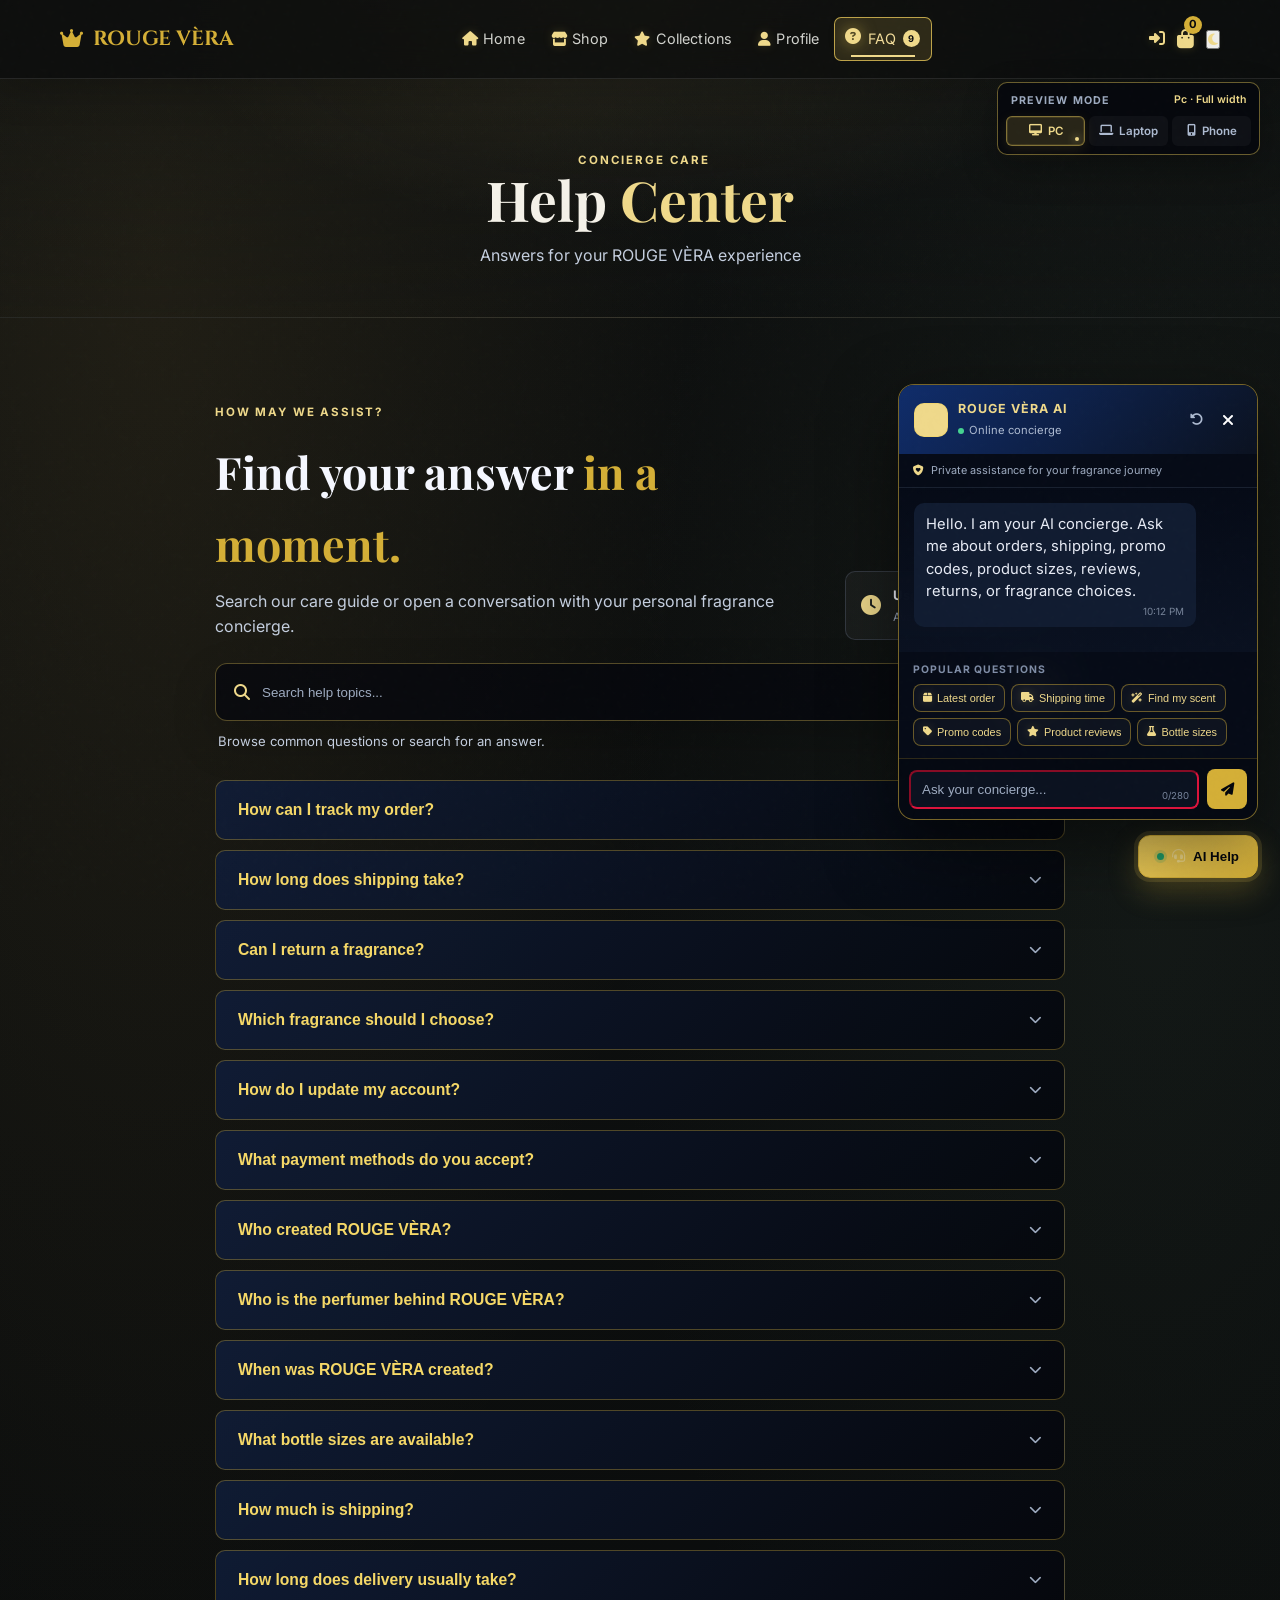
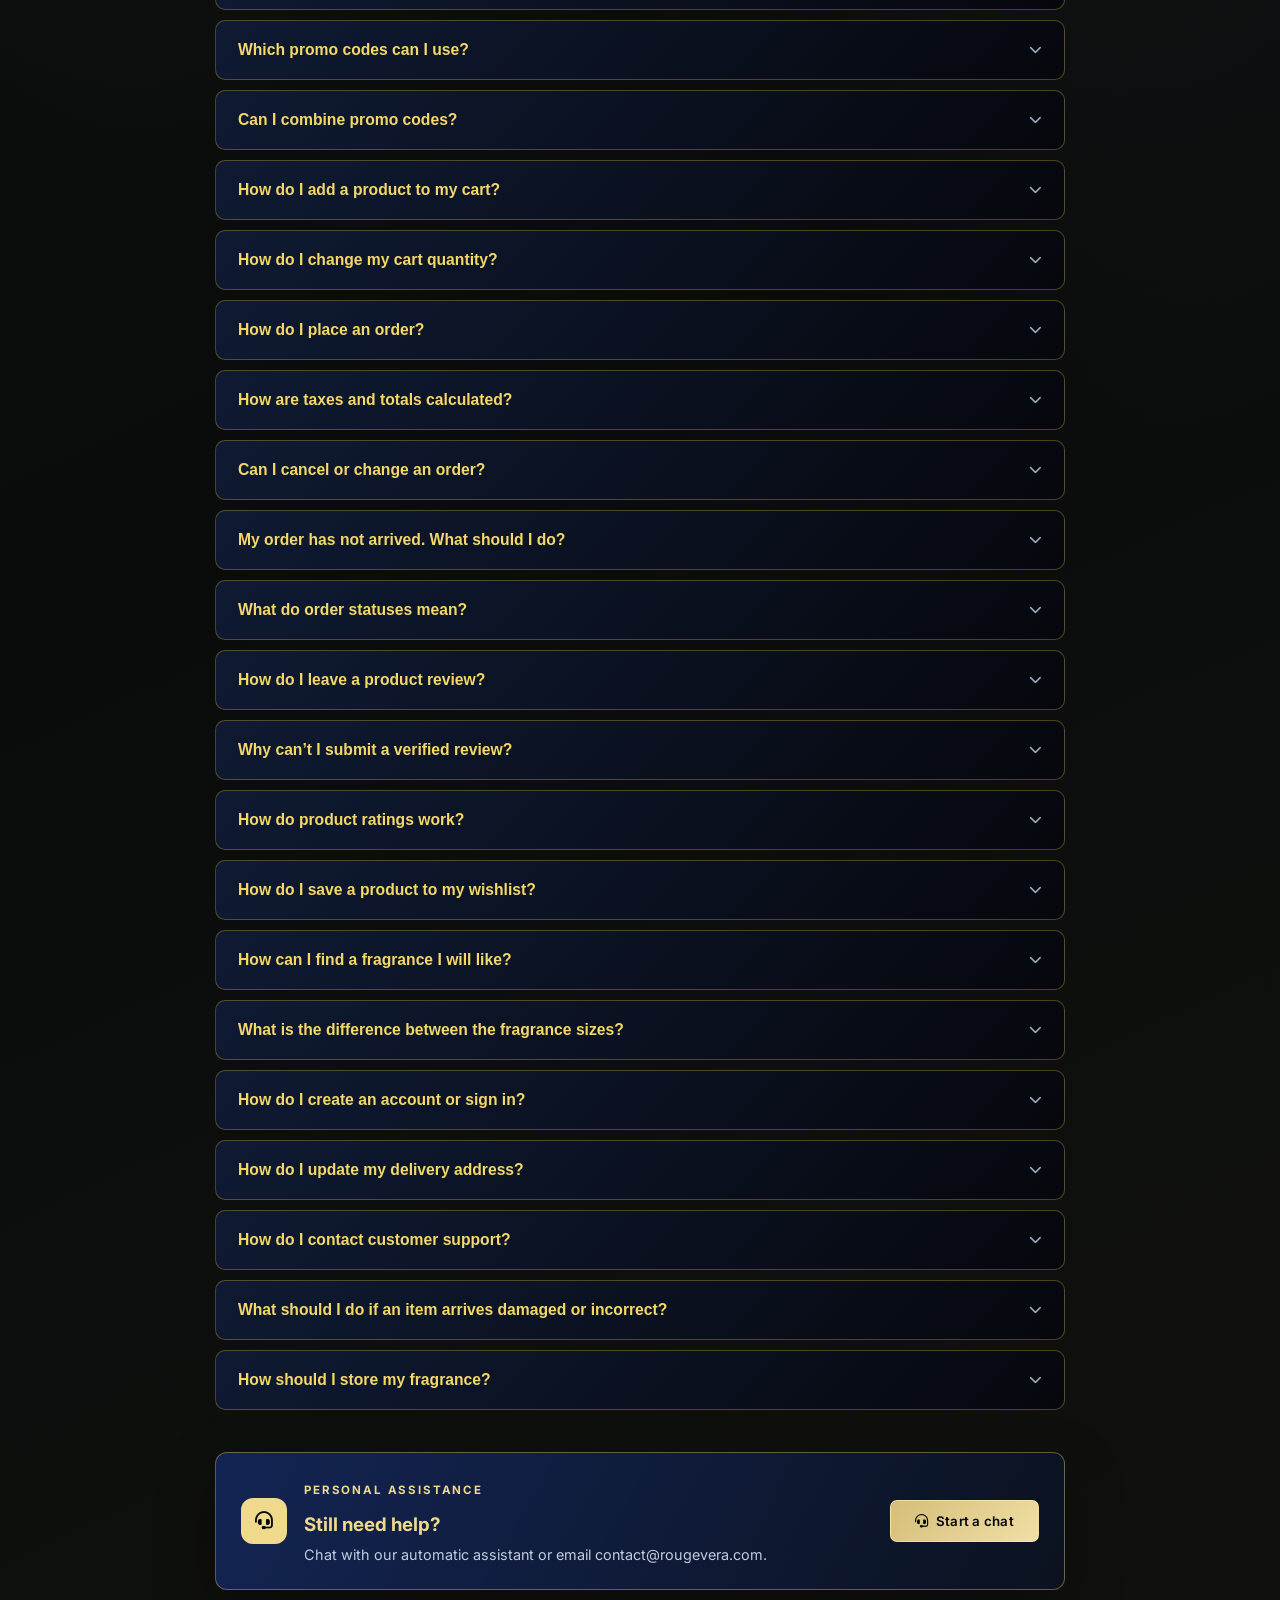
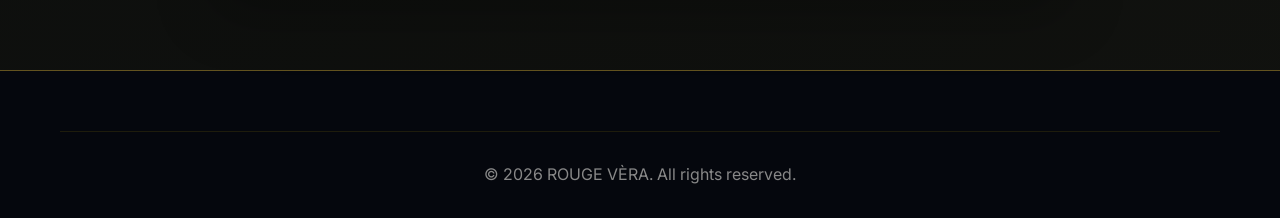
<file: support.html>
<!DOCTYPE html>
<html lang="en">
<head>
    <meta charset="UTF-8">
    <meta name="viewport" content="width=device-width, initial-scale=1.0">
    <title>Help & Support | ROUGE VÈRA</title>
    <link rel="stylesheet" href="https://cdnjs.cloudflare.com/ajax/libs/font-awesome/6.4.0/css/all.min.css">
    <link rel="stylesheet" href="style.css">
</head>
<body>
    <div class="preloader">
        <div class="preloader-content">
            <div class="perfume-bottle"><div class="bottle"></div><div class="liquid"></div></div>
            <h3 class="text-gold">ROUGE VÈRA</h3>
            <p class="text-muted">Loading Support...</p>
        </div>
    </div>

    <nav class="navbar">
        <div class="container flex-between">
            <a href="index.html" class="nav-logo"><i class="fas fa-crown"></i><span>ROUGE VÈRA</span></a>
            <div class="nav-links">
                <a href="index.html" class="nav-link"><i class="fas fa-home"></i> Home</a>
                <a href="shop.html" class="nav-link"><i class="fas fa-store"></i> Shop</a>
                <a href="collections.html" class="nav-link"><i class="fas fa-star"></i> Collections</a>
                <a href="profile.html" class="nav-link"><i class="fas fa-user"></i> Profile</a>
            </div>
            <div class="nav-icons">
                <a href="login.html" class="nav-icon"><i class="fas fa-sign-in-alt"></i></a>
                <a href="cart.html" class="nav-icon cart-icon"><i class="fas fa-shopping-bag"></i><span class="cart-count">0</span></a>
                <button class="theme-toggle" id="themeToggle"><i class="fas fa-moon"></i></button>
            </div>
            <button class="mobile-menu-btn"><i class="fas fa-bars"></i></button>
        </div>
        <div class="mobile-nav">
            <a href="index.html" class="mobile-nav-link"><i class="fas fa-home"></i> Home</a>
            <a href="shop.html" class="mobile-nav-link"><i class="fas fa-store"></i> Shop</a>
            <a href="collections.html" class="mobile-nav-link"><i class="fas fa-star"></i> Collections</a>
            <a href="profile.html" class="mobile-nav-link"><i class="fas fa-user"></i> Profile</a>
            <a href="cart.html" class="mobile-nav-link"><i class="fas fa-shopping-bag"></i> Cart</a>
            <a href="login.html" class="mobile-nav-link"><i class="fas fa-sign-in-alt"></i> Login</a>
        </div>
    </nav>

    <section class="shop-header">
        <div class="container">
            <div class="shop-header-content">
                <span class="eyebrow"><i class="fas fa-sparkles"></i> Concierge care</span>
                <h1>Help <span class="text-gold">Center</span></h1>
                <p class="text-muted">Answers for your ROUGE VÈRA experience</p>
            </div>
        </div>
    </section>

    <section class="section">
        <div class="container">
            <div class="support-intro">
                <div class="support-intro-copy">
                    <span class="section-kicker">How may we assist?</span>
                    <h2>Find your answer <span class="text-gold">in a moment.</span></h2>
                    <p class="text-muted">Search our care guide or open a conversation with your personal fragrance concierge.</p>
                </div>
                <div class="support-trust"><i class="fas fa-clock"></i><span><strong>Usually replies instantly</strong><small>Available around the clock</small></span></div>
            </div>
            <div class="support-search-wrap">
                <div class="support-search">
                    <i class="fas fa-search" aria-hidden="true"></i>
                    <input id="faqSearch" type="search" placeholder="Search help topics..." aria-label="Search frequently asked questions" style="flex: 1;">
                    <button id="faqSearchButton" class="btn btn-gold" aria-label="Search FAQs"><i class="fas fa-search"></i></button>
                </div>
                <p id="faqResult" class="text-muted" aria-live="polite">Browse common questions or search for an answer.</p>
            </div>
            <div id="faqList" class="faq-list"></div>

            <div class="support-cta">
                <div class="support-cta-icon"><i class="fas fa-headset"></i></div>
                <div>
                    <span class="section-kicker">Personal assistance</span>
                    <h3>Still need help?</h3>
                    <p>Chat with our automatic assistant or email contact@rougevera.com.</p>
                </div>
                <button class="btn btn-gold" onclick="document.querySelector('.support-toggle')?.click()"><i class="fas fa-headset"></i> Start a chat</button>
            </div>
        </div>
    </section>

    <footer class="footer">
        <div class="container">
            <div class="footer-bottom"><p>&copy; 2026 ROUGE VÈRA. All rights reserved.</p></div>
        </div>
    </footer>

    <script src="script.js"></script>
    <script>
        document.addEventListener('DOMContentLoaded', () => {
            const list = document.getElementById('faqList');
            const search = document.getElementById('faqSearch');
            const result = document.getElementById('faqResult');
            const render = () => {
                const query = search.value.trim().toLowerCase();
                const matches = CustomerSupport.faqs.filter(faq => `${faq.question} ${faq.answer} ${faq.keywords || ''}`.toLowerCase().includes(query));
                result.textContent = query ? `${matches.length} answer${matches.length === 1 ? '' : 's'} found` : 'Browse common questions or search for an answer.';
                list.innerHTML = matches.length ? matches.map((faq, index) => `
                    <article class="faq-item">
                        <button class="faq-question" aria-expanded="false" data-index="${index}">${faq.question}<i class="fas fa-chevron-down"></i></button>
                        <div class="faq-answer" hidden>${faq.answer}</div>
                    </article>`).join('') : '<div style="text-align: center; padding: 40px; color: #888;">No matching help topics. Open the support chat for assistance.</div>';
                list.querySelectorAll('.faq-question').forEach(button => button.addEventListener('click', () => {
                    const answer = button.nextElementSibling;
                    const expanded = !answer.hidden;
                    answer.hidden = expanded;
                    button.setAttribute('aria-expanded', String(!expanded));
                    button.querySelector('i').className = expanded ? 'fas fa-chevron-down' : 'fas fa-chevron-up';
                }));
            };
            search.addEventListener('input', render);
            document.getElementById('faqSearchButton').addEventListener('click', render);
            render();
        });
    </script>
</body>
</html>
</file>
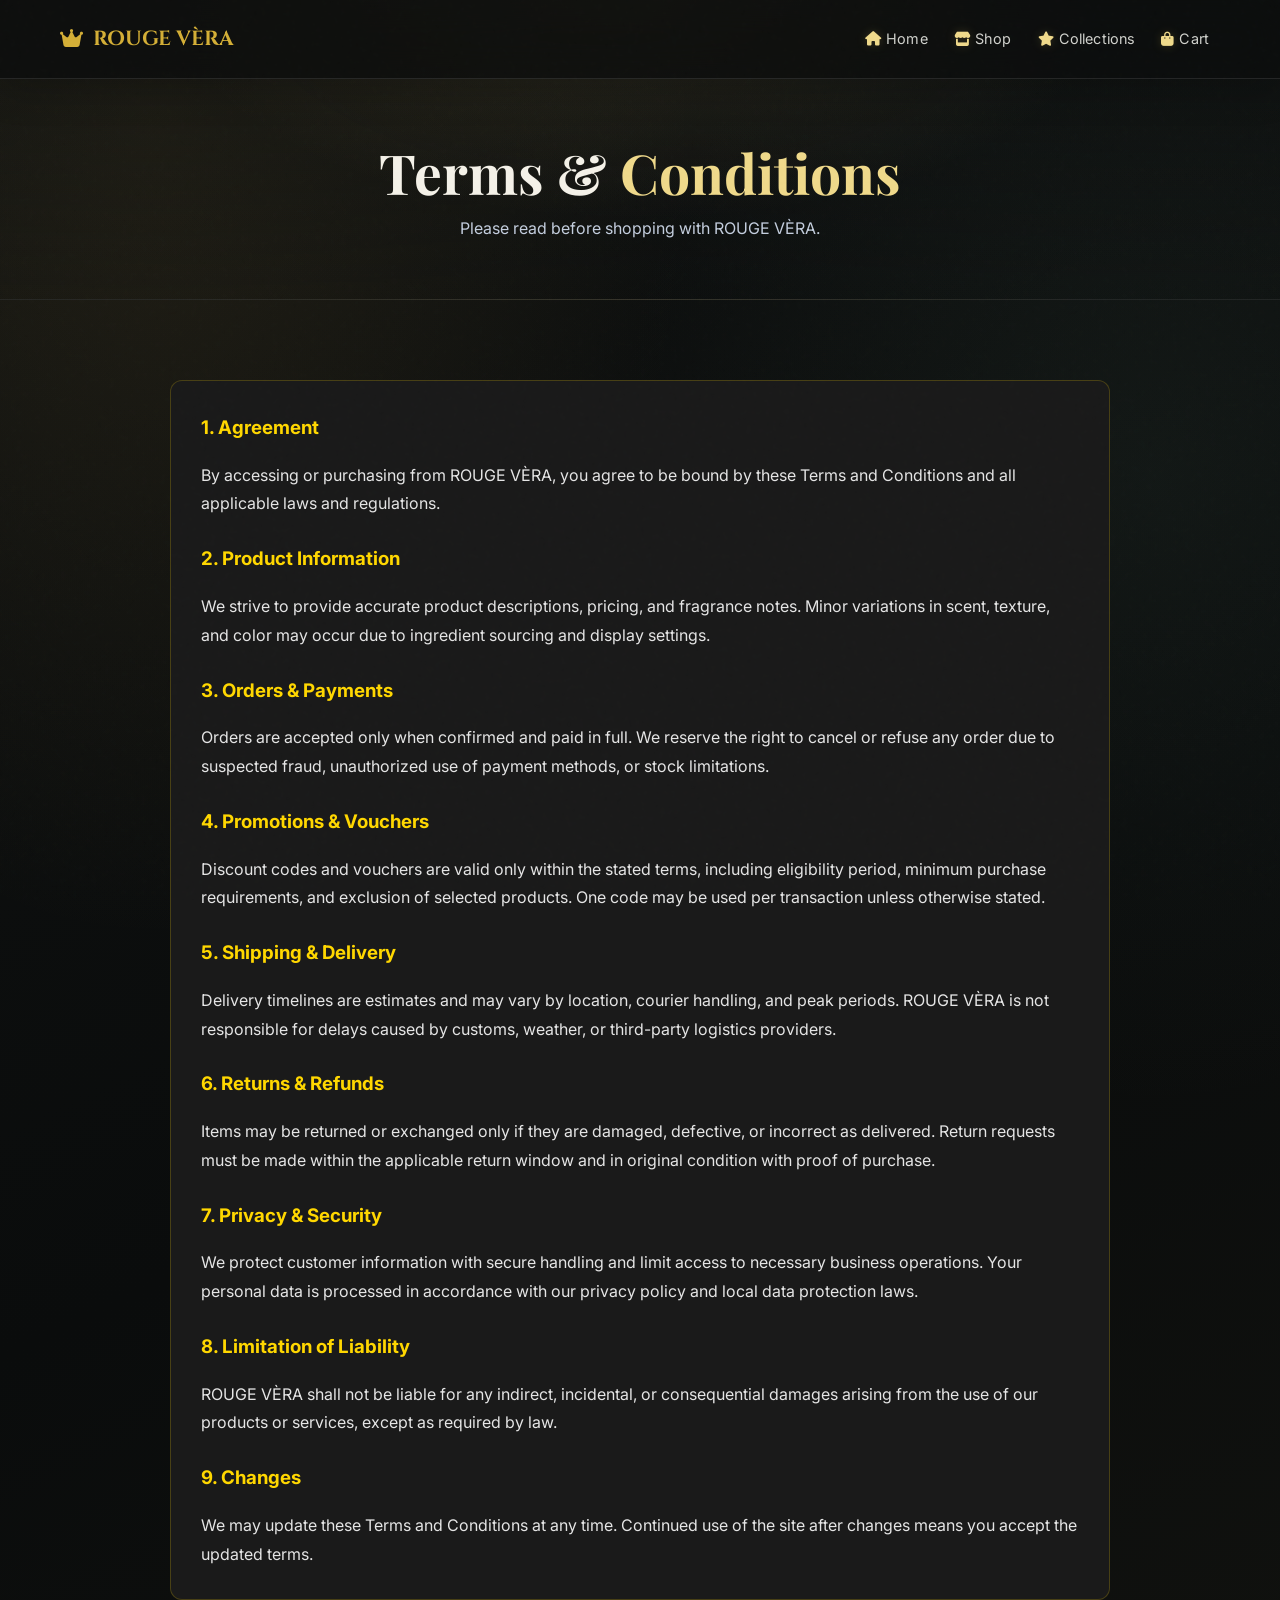
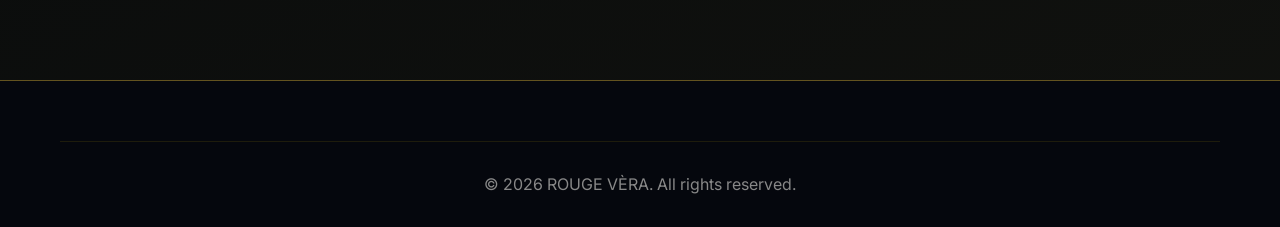
<file: terms - Copy.html>
<!DOCTYPE html>
<html lang="en">
<head>
    <meta charset="UTF-8">
    <meta name="viewport" content="width=device-width, initial-scale=1.0">
    <title>Terms & Conditions | ROUGE VÈRA</title>
    <link rel="stylesheet" href="https://cdnjs.cloudflare.com/ajax/libs/font-awesome/6.4.0/css/all.min.css">
    <link rel="stylesheet" href="style.css">
</head>
<body>
    <nav class="navbar">
        <div class="container flex-between">
            <a href="index.html" class="nav-logo"><i class="fas fa-crown"></i><span>ROUGE VÈRA</span></a>
            <div class="nav-links">
                <a href="index.html" class="nav-link"><i class="fas fa-home"></i> Home</a>
                <a href="shop.html" class="nav-link"><i class="fas fa-store"></i> Shop</a>
                <a href="collections.html" class="nav-link"><i class="fas fa-star"></i> Collections</a>
                <a href="cart.html" class="nav-link"><i class="fas fa-shopping-bag"></i> Cart</a>
            </div>
        </div>
    </nav>

    <section class="shop-header">
        <div class="container">
            <div class="shop-header-content">
                <h1>Terms & <span class="text-gold">Conditions</span></h1>
                <p class="text-muted">Please read before shopping with ROUGE VÈRA.</p>
            </div>
        </div>
    </section>

    <section class="section">
        <div class="container" style="max-width: 980px;">
            <div style="background: #1a1a1a; border: 1px solid rgba(255,215,0,0.2); border-radius: 12px; padding: 30px; line-height: 1.8; color: #e5e5e5;">
                <h3 style="color: #FFD700; margin-bottom: 16px;">1. Agreement</h3>
                <p>By accessing or purchasing from ROUGE VÈRA, you agree to be bound by these Terms and Conditions and all applicable laws and regulations.</p>

                <h3 style="color: #FFD700; margin: 24px 0 16px;">2. Product Information</h3>
                <p>We strive to provide accurate product descriptions, pricing, and fragrance notes. Minor variations in scent, texture, and color may occur due to ingredient sourcing and display settings.</p>

                <h3 style="color: #FFD700; margin: 24px 0 16px;">3. Orders & Payments</h3>
                <p>Orders are accepted only when confirmed and paid in full. We reserve the right to cancel or refuse any order due to suspected fraud, unauthorized use of payment methods, or stock limitations.</p>

                <h3 style="color: #FFD700; margin: 24px 0 16px;">4. Promotions & Vouchers</h3>
                <p>Discount codes and vouchers are valid only within the stated terms, including eligibility period, minimum purchase requirements, and exclusion of selected products. One code may be used per transaction unless otherwise stated.</p>

                <h3 style="color: #FFD700; margin: 24px 0 16px;">5. Shipping & Delivery</h3>
                <p>Delivery timelines are estimates and may vary by location, courier handling, and peak periods. ROUGE VÈRA is not responsible for delays caused by customs, weather, or third-party logistics providers.</p>

                <h3 style="color: #FFD700; margin: 24px 0 16px;">6. Returns & Refunds</h3>
                <p>Items may be returned or exchanged only if they are damaged, defective, or incorrect as delivered. Return requests must be made within the applicable return window and in original condition with proof of purchase.</p>

                <h3 style="color: #FFD700; margin: 24px 0 16px;">7. Privacy & Security</h3>
                <p>We protect customer information with secure handling and limit access to necessary business operations. Your personal data is processed in accordance with our privacy policy and local data protection laws.</p>

                <h3 style="color: #FFD700; margin: 24px 0 16px;">8. Limitation of Liability</h3>
                <p>ROUGE VÈRA shall not be liable for any indirect, incidental, or consequential damages arising from the use of our products or services, except as required by law.</p>

                <h3 style="color: #FFD700; margin: 24px 0 16px;">9. Changes</h3>
                <p>We may update these Terms and Conditions at any time. Continued use of the site after changes means you accept the updated terms.</p>
            </div>
        </div>
    </section>

    <footer class="footer">
        <div class="container">
            <div class="footer-bottom">
                <p>&copy; 2026 ROUGE VÈRA. All rights reserved.</p>
            </div>
        </div>
    </footer>
</body>
</html>
</file>
<file: style.css>
/* ============================================
    ROUGE VÈRA - COMPLETE CSS
   ============================================ */

/* ============================================
   1. IMPORTS & BASE STYLES
   ============================================ */
@import url('https://fonts.googleapis.com/css2?family=Cinzel:wght@400;700&family=Inter:wght@300;400;500;600&family=Playfair+Display:wght@400;700&display=swap');

:root {
    --royal-blue: #1d4ed8;
    --royal-blue-dark: #102d6b;
    --royal-blue-deep: #081a45;
    --black: #05070d;
    --black-soft: #0b1220;
    --gold: #d4af37;
    --gold-bright: #f4d35e;
}

* {
    margin: 0;
    padding: 0;
    box-sizing: border-box;
}

html {
    scroll-behavior: smooth;
}

body {
    font-family: 'Inter', sans-serif;
    background-color: #0a0a0a;
    color: #f0f0f0;
    line-height: 1.6;
    overflow-x: hidden;
    background-image: linear-gradient(135deg, rgba(22, 70, 160, 0.16), transparent 42%), linear-gradient(315deg, rgba(212, 175, 55, 0.06), transparent 35%);
}

/* ============================================
   2. TYPOGRAPHY & UTILITIES
   ============================================ */
.text-gold { color: #FFD700 !important; }
.text-muted { color: #b8c4d8 !important; }
.product-stock { color: #2ecc71; font-size: 0.85rem; font-weight: 600; margin: 8px 0; }
.product-stock.out-of-stock { color: #dc143c; }
.text-center { text-align: center; }
.text-right { text-align: right; }

/* ============================================
   CUSTOMER SUPPORT
   ============================================ */
.support-widget {
    position: fixed;
    right: 22px;
    bottom: 22px;
    z-index: 1200;
}

.support-toggle {
    display: flex;
    align-items: center;
    gap: 8px;
    border: 1px solid var(--gold);
    border-radius: 24px;
    padding: 13px 18px;
    background: var(--gold);
    color: var(--black);
    font-weight: 700;
    cursor: pointer;
    box-shadow: 0 8px 26px rgba(0, 0, 0, 0.35);
}

.support-panel {
    position: absolute;
    right: 0;
    bottom: 58px;
    width: min(360px, calc(100vw - 32px));
    overflow: hidden;
    border: 1px solid rgba(212, 175, 55, 0.55);
    border-radius: 12px;
    background: var(--black-soft);
    box-shadow: 0 15px 45px rgba(0, 0, 0, 0.5);
}

.support-header {
    display: flex;
    justify-content: space-between;
    align-items: center;
    padding: 16px;
    background: linear-gradient(135deg, var(--royal-blue-dark), var(--black-soft));
    color: #fff;
}

.support-header strong,
.support-header small { display: block; }
.support-header strong { color: var(--gold-bright); }
.support-header small { color: #b8c1d9; margin-top: 3px; }
.support-close { border: 0; background: transparent; color: #fff; cursor: pointer; font-size: 1rem; }
.support-messages { display: flex; flex-direction: column; gap: 9px; max-height: 250px; overflow-y: auto; padding: 14px; }
.support-message { max-width: 86%; padding: 10px 12px; border-radius: 10px; font-size: 0.92rem; line-height: 1.5; }
.support-bot { align-self: flex-start; background: #111c31; color: #e7ebf5; }
.support-user { align-self: flex-end; background: var(--gold); color: var(--black); }
.support-typing { opacity: 0.7; font-style: italic; }
.support-suggestions { display: flex; flex-wrap: wrap; gap: 6px; padding: 0 14px 12px; }
.support-suggestions button { border: 1px solid rgba(212, 175, 55, 0.45); border-radius: 14px; padding: 6px 9px; background: transparent; color: var(--gold-bright); cursor: pointer; font-size: 0.75rem; }
.support-form { display: flex; gap: 8px; padding: 12px; border-top: 1px solid rgba(212, 175, 55, 0.2); }
.support-form input { min-width: 0; flex: 1; padding: 10px 12px; }
.support-form button { width: 42px; border: 0; border-radius: 5px; background: var(--gold); color: var(--black); cursor: pointer; }

.faq-list { display: grid; gap: 12px; max-width: 850px; margin: 0 auto; }
.faq-item { border: 1px solid rgba(212, 175, 55, 0.35); border-radius: 8px; background: var(--black-soft); overflow: hidden; }
.faq-question { display: flex; justify-content: space-between; gap: 15px; width: 100%; padding: 18px 20px; border: 0; background: transparent; color: var(--gold-bright); text-align: left; font-weight: 700; cursor: pointer; }
.faq-answer { padding: 0 20px 18px; color: #d6deed; font-size: 0.98rem; line-height: 1.65; }

@media (max-width: 600px) {
    .support-widget { right: 16px; bottom: 16px; }
    .support-panel { bottom: 56px; }
}

.mt-10 { margin-top: 10px; }
.mt-20 { margin-top: 20px; }
.mt-30 { margin-top: 30px; }
.mt-50 { margin-top: 50px; }

.mb-10 { margin-bottom: 10px; }
.mb-20 { margin-bottom: 20px; }
.mb-30 { margin-bottom: 30px; }
.mb-50 { margin-bottom: 50px; }

.p-20 { padding: 20px; }
.p-30 { padding: 30px; }

.container {
    max-width: 1200px;
    margin: 0 auto;
    padding: 0 20px;
}

.flex { display: flex; }
.flex-between { display: flex; justify-content: space-between; align-items: center; }
.flex-center { display: flex; align-items: center; justify-content: center; }
.flex-column { display: flex; flex-direction: column; }

.gap-10 { gap: 10px; }
.gap-15 { gap: 15px; }
.gap-20 { gap: 20px; }
.gap-30 { gap: 30px; }

/* ============================================
   3. PRELOADER
   ============================================ */
.preloader {
    position: fixed;
    top: 0;
    left: 0;
    width: 100%;
    height: 100%;
    background:
        radial-gradient(circle at 50% 35%, rgba(84, 126, 255, 0.28), transparent 22%),
        radial-gradient(circle at 50% 75%, rgba(212, 175, 55, 0.12), transparent 28%),
        linear-gradient(135deg, #03070f 0%, #0b1220 18%, #0b1a3b 36%, #102d6b 58%, #05070d 100%);
    display: flex;
    align-items: center;
    justify-content: center;
    z-index: 9999;
    transition: opacity 0.5s ease;
}

.preloader.fade-out {
    opacity: 0;
    pointer-events: none;
}

.preloader-content {
    text-align: center;
}

.preloader .text-muted {
    color: rgba(233, 238, 255, 0.72) !important;
    letter-spacing: 0.08em;
    text-transform: uppercase;
}

.perfume-bottle {
    width: 60px;
    height: 100px;
    margin: 0 auto 20px;
    position: relative;
}

.bottle {
    width: 40px;
    height: 80px;
    background: linear-gradient(135deg, #04070d 0%, #111827 25%, #1d4ed8 58%, #142a60 100%);
    border: 2px solid rgba(212, 175, 55, 0.9);
    border-radius: 8px;
    position: absolute;
    left: 50%;
    transform: translateX(-50%);
    overflow: hidden;
    box-shadow: 0 0 26px rgba(29, 78, 216, 0.4), inset 0 0 10px rgba(255, 255, 255, 0.12);
}

.liquid {
    position: absolute;
    bottom: 0;
    left: 0;
    width: 100%;
    height: 60%;
    background: linear-gradient(135deg, #0a0a0a 0%, #1d4ed8 26%, #3b82f6 50%, #f4d35e 100%);
    animation: liquidFlow 2s ease-in-out infinite;
    box-shadow: inset 0 10px 18px rgba(255, 255, 255, 0.12);
}

@keyframes liquidFlow {
    0%, 100% { transform: translateY(0); }
    50% { transform: translateY(-5px); }
}

/* ============================================
   4. NAVIGATION
   ============================================ */
.navbar {
    position: fixed;
    top: 0;
    left: 0;
    width: 100%;
    background: rgba(10, 10, 10, 0.95);
    backdrop-filter: blur(10px);
    border-bottom: 1px solid rgba(255, 215, 0, 0.2);
    padding: 15px 0;
    z-index: 1000;
}

.nav-logo {
    display: flex;
    align-items: center;
    gap: 10px;
    font-family: 'Cinzel', serif;
    font-size: 1.5rem;
    color: #FFD700;
    text-decoration: none;
    font-weight: 700;
}

.nav-links {
    display: flex;
    align-items: center;
    gap: 20px;
}

.nav-link {
    color: #f0f0f0;
    text-decoration: none;
    padding: 8px 16px;
    border-radius: 4px;
    transition: all 0.3s ease;
    display: flex;
    align-items: center;
    gap: 5px;
}

.nav-link:hover,
.nav-link.active {
    color: #FFD700;
    background: rgba(255, 215, 0, 0.1);
}

.nav-icons {
    display: flex;
    align-items: center;
    gap: 15px;
}

.search-box {
    display: flex;
}

.search-input {
    background: #1a1a1a;
    border: 1px solid #FFD700;
    border-radius: 4px 0 0 4px;
    padding: 8px 12px;
    color: white;
    width: 200px;
}

.search-btn {
    background: #1a1a1a;
    border: 1px solid #FFD700;
    border-left: none;
    border-radius: 0 4px 4px 0;
    padding: 8px 12px;
    color: #FFD700;
    cursor: pointer;
}

.cart-icon {
    position: relative;
    color: #f0f0f0;
    text-decoration: none;
    font-size: 1.2rem;
}

.cart-count {
    position: absolute;
    top: -8px;
    right: -8px;
    background: #FFD700;
    color: black;
    font-size: 0.7rem;
    width: 18px;
    height: 18px;
    border-radius: 50%;
    display: flex;
    align-items: center;
    justify-content: center;
    font-weight: bold;
}

.mobile-menu-btn {
    display: none;
    background: none;
    border: none;
    color: #FFD700;
    font-size: 1.5rem;
    cursor: pointer;
}

.mobile-nav {
    position: fixed;
    top: 70px;
    left: -100%;
    width: 250px;
    height: calc(100vh - 70px);
    background: #0a0a0a;
    border-right: 1px solid #FFD700;
    padding: 20px;
    transition: left 0.3s ease;
    z-index: 999;
}

.mobile-nav.active {
    left: 0;
}

.mobile-nav-link {
    display: flex;
    align-items: center;
    gap: 10px;
    padding: 12px;
    color: #f0f0f0;
    text-decoration: none;
    border-radius: 4px;
    margin-bottom: 5px;
}

.mobile-nav-link:hover,
.mobile-nav-link.active {
    background: rgba(255, 215, 0, 0.1);
    color: #FFD700;
}

/* ============================================
   5. BUTTONS
   ============================================ */
.btn {
    display: inline-flex;
    align-items: center;
    justify-content: center;
    padding: 12px 24px;
    border: none;
    border-radius: 4px;
    font-family: 'Inter', sans-serif;
    font-weight: 600;
    cursor: pointer;
    transition: all 0.3s ease;
    text-decoration: none;
    gap: 8px;
}

.btn-gold {
    background: linear-gradient(135deg, #B8860B, #FFD700, #FFDF00);
    color: black;
    border: 1px solid #FFD700;
}

.btn-gold:hover {
    transform: translateY(-2px);
    box-shadow: 0 5px 15px rgba(255, 215, 0, 0.3);
}

.btn-outline-gold {
    background: transparent;
    color: #FFD700;
    border: 2px solid #FFD700;
}

.btn-outline-gold:hover {
    background: #FFD700;
    color: black;
}

.btn-black {
    background: #1a1a1a;
    color: #FFD700;
    border: 1px solid #FFD700;
}

.btn-black:hover {
    background: #2a2a2a;
}

.btn-lg {
    padding: 15px 30px;
    font-size: 1.1rem;
}

.btn-sm {
    padding: 8px 16px;
    font-size: 0.9rem;
}

.btn-block {
    width: 100%;
}

/* ============================================
   6. HERO & HEADERS
   ============================================ */
.hero-section {
    min-height: 100vh;
    display: flex;
    align-items: center;
    padding-top: 80px;
    background: linear-gradient(rgba(0,0,0,0.7), rgba(0,0,0,0.7)), 
                url('2.jpeg.png');
    background-size: cover;
    background-position: center;
}

.hero-content {
    text-align: center;
    max-width: 800px;
    margin: 0 auto;
}
/* Savings Badge */
.savings-badge {
    background: #2E8B57;
    color: white;
    padding: 5px 10px;
    border-radius: 4px;
    font-size: 0.8rem;
    font-weight: bold;
    margin: 10px 0;
    display: inline-block;
}

/* Product Pricing in Admin */
.product-pricing {
    display: flex;
    flex-direction: column;
    align-items: flex-end;
}

.discount-badge {
    background: #dc143c;
    color: white;
    padding: 3px 8px;
    border-radius: 4px;
    font-size: 0.8rem;
    margin-top: 5px;
}

/* Breadcrumb */
.breadcrumb {
    display: flex;
    align-items: center;
    gap: 10px;
    margin-top: 20px;
    justify-content: center;
}

.breadcrumb a {
    color: #FFD700;
    text-decoration: none;
}

.breadcrumb i {
    color: #888;
}

/* Cart Items Container */
.cart-items-container {
    background: #1a1a1a;
    border-radius: 10px;
    border: 1px solid rgba(255, 215, 0, 0.2);
    padding: 20px;
}

.cart-items-header {
    display: flex;
    align-items: center;
    gap: 10px;
    margin-bottom: 20px;
    padding-bottom: 15px;
    border-bottom: 1px solid rgba(255, 215, 0, 0.2);
}

.cart-items-header h2 {
    color: #FFD700;
}

/* Promo Section */
.promo-section {
    margin: 20px 0;
}

.promo-section label {
    display: block;
    margin-bottom: 8px;
    color: #FFD700;
}

.promo-input {
    display: flex;
    gap: 10px;
}

.promo-input input {
    flex: 1;
    padding: 10px;
    background: #0a0a0a;
    border: 1px solid rgba(255, 215, 0, 0.3);
    border-radius: 4px;
    color: white;
}

/* Checkout Section */
.checkout-section {
    margin-top: 30px;
}

.secure-checkout {
    text-align: center;
    color: #888;
    font-size: 0.9rem;
    margin-top: 10px;
}

/* Summary Details */
.summary-details {
    margin: 20px 0;
}

/* Cart Actions */
.cart-actions {
    display: flex;
    gap: 15px;
    margin-top: 20px;
}

.cart-actions .btn {
    flex: 1;
}

.hero-title {
    font-family: 'Playfair Display', serif;
    font-size: 3.5rem;
    margin-bottom: 20px;
    background: linear-gradient(135deg, #B8860B, #FFD700, #FFDF00);
    -webkit-background-clip: text;
    background-clip: text;
    color: transparent;
}

.hero-subtitle {
    font-size: 1.2rem;
    color: #ccc;
    margin-bottom: 30px;
}

.hero-btns {
    display: flex;
    gap: 15px;
    justify-content: center;
}

.shop-header {
    padding: 100px 0 50px;
    text-align: center;
    background: #0a0a0a;
}

.shop-header-content h1 {
    font-family: 'Playfair Display', serif;
    font-size: 3rem;
    margin-bottom: 10px;
}

/* ============================================
   7. SECTIONS
   ============================================ */
.section {
    padding: 80px 0;
}

.section-header {
    text-align: center;
    margin-bottom: 50px;
}

.section-header > * {
    display: block;
}

.section-header .section-label {
    display: inline-block;
    background: rgba(5, 7, 13, 0.9);
    border: 1px solid rgba(212, 175, 55, 0.55);
    box-shadow: 0 0 18px rgba(29, 78, 216, 0.12);
    border-radius: 10px;
    padding: 12px 20px;
    margin: 0 auto 12px;
}

.section-header h2 {
    font-family: 'Playfair Display', serif;
    font-size: 2.5rem;
    margin-bottom: 0;
}

.section-header .text-muted {
    margin: 0;
    color: #e7d7a5 !important;
    letter-spacing: 0.08em;
    text-transform: uppercase;
    font-size: 0.8rem;
}

.divider-gold {
    height: 2px;
    background: linear-gradient(90deg, transparent, #FFD700, transparent);
    width: 100px;
    margin: 20px auto;
}

.bg-black-dark {
    background: #0a0a0a;
}

.pattern-grid {
    background-image: 
        linear-gradient(rgba(255, 215, 0, 0.05) 1px, transparent 1px),
        linear-gradient(90deg, rgba(255, 215, 0, 0.05) 1px, transparent 1px);
    background-size: 50px 50px;
}

.fragrance-finder-section {
    position: relative;
    overflow: hidden;
    background: linear-gradient(115deg, #111b24, #10100d 64%, #1d1710);
}

.fragrance-finder-section::before {
    position: absolute;
    top: 0;
    left: 50%;
    width: min(780px, 90vw);
    height: 1px;
    content: '';
    transform: translateX(-50%);
    background: linear-gradient(90deg, transparent, var(--gold), transparent);
}

.fragrance-finder-heading { max-width: 720px; margin: 0 auto 32px; text-align: center; }
.finder-eyebrow { margin-bottom: 10px; color: var(--gold-bright); font-size: 0.76rem; font-weight: 700; text-transform: uppercase; }
.fragrance-finder-heading h2 { font-family: 'Playfair Display', serif; font-size: 2.35rem; line-height: 1.2; }
.fragrance-finder-heading > p:last-child { margin-top: 10px; color: #b8c4d8; }
.fragrance-quiz { max-width: 760px; margin: 0 auto; padding: 28px 32px; border: 1px solid rgba(212, 175, 55, 0.35); background: rgba(5, 7, 13, 0.76); }
.quiz-progress { display: flex; align-items: center; gap: 14px; margin-bottom: 25px; color: var(--gold-bright); font-size: 0.76rem; font-weight: 700; }
.quiz-progress-track { height: 3px; flex: 1; overflow: hidden; background: rgba(255, 255, 255, 0.12); }
.quiz-progress-track span { display: block; width: 33.333%; height: 100%; background: var(--gold-bright); transition: width 220ms ease; }
.quiz-question { min-width: 0; border: 0; }
.quiz-question legend { width: 100%; margin-bottom: 18px; font-family: 'Playfair Display', serif; font-size: 1.55rem; }
.quiz-options { display: grid; grid-template-columns: repeat(2, minmax(0, 1fr)); gap: 10px; }
.quiz-option { display: flex; align-items: center; gap: 12px; min-height: 76px; padding: 13px 14px; border: 1px solid rgba(255, 255, 255, 0.15); cursor: pointer; transition: border-color 160ms ease, background 160ms ease; }
.quiz-option:has(input:checked) { border-color: var(--gold-bright); background: rgba(212, 175, 55, 0.1); }
.quiz-option input { width: 17px; height: 17px; accent-color: var(--gold-bright); }
.quiz-option-copy { display: grid; gap: 3px; flex: 1; }
.quiz-option-copy strong { color: #f6f1e5; font-size: 0.9rem; }
.quiz-option-copy small { color: #aab3bf; font-size: 0.76rem; }
.quiz-option > i { color: var(--gold-bright); opacity: 0; }
.quiz-option:has(input:checked) > i { opacity: 1; }
.quiz-controls { display: flex; justify-content: space-between; gap: 12px; margin-top: 22px; }
.quiz-controls button[hidden] { display: none; }
.quiz-controls button:disabled { cursor: not-allowed; opacity: 0.48; }
.quiz-match-list { display: grid; gap: 10px; }
.quiz-result-heading { margin-bottom: 18px; }
.quiz-result-heading h3 { font-family: 'Playfair Display', serif; font-size: 1.5rem; }
.quiz-match { display: grid; grid-template-columns: 28px 64px minmax(0, 1fr) auto; align-items: center; gap: 14px; padding: 12px 0; border-top: 1px solid rgba(255, 255, 255, 0.12); }
.quiz-match-number { color: var(--gold-bright); font-size: 0.8rem; }
.quiz-match img { width: 64px; height: 72px; object-fit: cover; }
.quiz-match-copy { min-width: 0; }
.quiz-match-copy p { color: var(--gold-bright); font-size: 0.68rem; text-transform: uppercase; }
.quiz-match-copy h4 { margin: 2px 0; font-family: 'Playfair Display', serif; font-size: 1.05rem; }
.quiz-match-copy > span { display: block; color: #b8c4d8; font-size: 0.78rem; }
.quiz-match .btn { padding: 9px 12px; white-space: nowrap; }
.quiz-retake { margin-top: 18px; padding: 8px 0; border: 0; background: transparent; color: var(--gold-bright); cursor: pointer; }
.finder-promises { display: grid; grid-template-columns: repeat(3, minmax(0, 1fr)); gap: 22px; max-width: 900px; margin: 34px auto 0; }
.finder-promises > div { display: flex; align-items: center; gap: 12px; }
.finder-promises > div > i { color: var(--gold-bright); font-size: 1.1rem; }
.finder-promises span { display: grid; }
.finder-promises strong { font-size: 0.82rem; }
.finder-promises small { color: #aab3bf; font-size: 0.73rem; }
.finder-promises a { color: var(--gold-bright); text-decoration: underline; text-underline-offset: 3px; }

@media (max-width: 640px) {
    .fragrance-finder-heading h2 { font-size: 1.8rem; }
    .fragrance-quiz { padding: 22px 17px; }
    .quiz-options { grid-template-columns: 1fr; }
    .quiz-question legend { font-size: 1.3rem; }
    .quiz-match { grid-template-columns: 22px 52px minmax(0, 1fr); gap: 10px; }
    .quiz-match img { width: 52px; height: 62px; }
    .quiz-match .btn { grid-column: 3; justify-self: start; }
    .finder-promises { grid-template-columns: 1fr; gap: 15px; max-width: 360px; }
}

/* ============================================
   8. PRODUCT CARDS & SIZE SELECTOR
   ============================================ */
.products-grid {
    display: grid;
    grid-template-columns: repeat(auto-fill, minmax(280px, 1fr));
    gap: 30px;
    margin-bottom: 50px;
}

.product-card {
    background: #1a1a1a;
    border-radius: 10px;
    overflow: hidden;
    border: 1px solid rgba(255, 215, 0, 0.2);
    transition: all 0.3s ease;
    position: relative;
}

.product-card:hover {
    transform: translateY(-10px);
    border-color: #FFD700;
    box-shadow: 0 10px 30px rgba(255, 215, 0, 0.1);
}

.product-badge {
    position: absolute;
    top: 15px;
    left: 15px;
    background: #FFD700;
    color: black;
    padding: 5px 10px;
    border-radius: 4px;
    font-size: 0.8rem;
    font-weight: bold;
    z-index: 1;
}

.wishlist-btn {
    position: absolute;
    top: 15px;
    right: 15px;
    width: 40px;
    height: 40px;
    border: 1px solid rgba(255, 215, 0, 0.4);
    background: rgba(0, 0, 0, 0.45);
    border-radius: 50%;
    color: #FFD700;
    display: grid;
    place-items: center;
    cursor: pointer;
    z-index: 2;
    transition: all 0.2s ease;
}

.wishlist-btn.active {
    background: rgba(220, 20, 60, 0.2);
    border-color: #ff5d7a;
    color: #ff5d7a;
}

.wishlist-btn:hover {
    transform: scale(1.08);
}

.product-img {
    height: 250px;
    overflow: hidden;
}

.product-img img {
    width: 100%;
    height: 100%;
    object-fit: cover;
    transition: transform 0.5s ease;
}

.product-card:hover .product-img img {
    transform: scale(1.1);
}

.product-content {
    padding: 20px;
}

.product-title {
    font-family: 'Playfair Display', serif;
    font-size: 1.3rem;
    margin-bottom: 10px;
    color: #FFD700;
}

.product-category {
    color: #888;
    font-size: 0.9rem;
    margin-bottom: 10px;
    text-transform: uppercase;
}

.product-description {
    color: #ccc;
    margin-bottom: 15px;
    font-size: 0.95rem;
}

/* Size Selector */
.size-selector {
    margin: 15px 0;
}

.size-options {
    display: flex;
    gap: 10px;
    margin-top: 10px;
    flex-wrap: wrap;
}

.size-btn {
    padding: 8px 16px;
    background: #1a1a1a;
    border: 1px solid rgba(255, 215, 0, 0.2);
    border-radius: 4px;
    color: #ccc;
    cursor: pointer;
    transition: all 0.3s ease;
    font-size: 0.9rem;
    min-width: 60px;
    text-align: center;
}

.size-btn:hover {
    border-color: #FFD700;
    color: #FFD700;
}

.size-btn.active {
    background: rgba(255, 215, 0, 0.1);
    border-color: #FFD700;
    color: #FFD700;
}

.product-size-price {
    display: flex;
    align-items: center;
    gap: 15px;
    margin: 15px 0;
    flex-wrap: wrap;
}

.size-price-display {
    display: flex;
    flex-direction: column;
    gap: 5px;
}

.size-label {
    font-size: 0.9rem;
    color: #888;
}

.selected-size-price {
    font-family: 'Cinzel', serif;
    font-size: 1.5rem;
    color: #FFD700;
    font-weight: 700;
}

.selected-size-original {
    color: #888;
    text-decoration: line-through;
    font-size: 1rem;
}

.size-discount {
    background: #dc143c;
    color: white;
    padding: 3px 8px;
    border-radius: 4px;
    font-size: 0.8rem;
    margin-left: 10px;
}

.quick-view-modal {
    position: fixed;
    inset: 0;
    display: none;
    z-index: 2000;
}

.quick-view-modal.active {
    display: block;
}

.quick-view-backdrop {
    position: absolute;
    inset: 0;
    background: rgba(0, 0, 0, 0.76);
}

.quick-view-panel {
    position: relative;
    max-width: 900px;
    margin: 60px auto;
    background: #121212;
    border: 1px solid rgba(255, 215, 0, 0.25);
    border-radius: 18px;
    box-shadow: 0 20px 60px rgba(0, 0, 0, 0.5);
    padding: 24px;
    z-index: 1;
}

.quick-view-close {
    position: absolute;
    right: 20px;
    top: 20px;
    width: 36px;
    height: 36px;
    border: 1px solid rgba(255, 215, 0, 0.3);
    border-radius: 50%;
    background: transparent;
    color: #FFD700;
    cursor: pointer;
}

.quick-view-grid {
    display: grid;
    grid-template-columns: 1fr 1.1fr;
    gap: 24px;
    align-items: center;
}

.quick-view-image-wrap {
    border-radius: 14px;
    overflow: hidden;
    background: #0a0a0a;
}

.quick-view-image {
    width: 100%;
    height: 420px;
    object-fit: cover;
}

.quick-view-info h3 {
    font-size: clamp(1.8rem, 2vw, 2.4rem);
    margin: 14px 0 8px;
    color: #FFD700;
}

.quick-view-price-row {
    display: flex;
    align-items: center;
    flex-wrap: wrap;
    gap: 10px;
    margin-top: 18px;
}

.quick-view-actions {
    display: flex;
    gap: 12px;
    flex-wrap: wrap;
    margin-top: 24px;
}

.contact-grid {
    display: grid;
    grid-template-columns: 1.2fr 0.8fr;
    gap: 30px;
}

.contact-card {
    background: #1a1a1a;
    border: 1px solid rgba(255, 215, 0, 0.2);
    border-radius: 14px;
    padding: 28px;
}

.contact-form {
    display: flex;
    flex-direction: column;
    gap: 18px;
}

.contact-form .form-row {
    display: grid;
    grid-template-columns: repeat(2, minmax(0, 1fr));
    gap: 18px;
}

.contact-form label {
    display: block;
    margin-bottom: 8px;
    color: #FFD700;
}

.contact-form .form-control {
    width: 100%;
    padding: 14px 16px;
    border-radius: 8px;
    border: 1px solid rgba(255, 215, 0, 0.2);
    background: rgba(10, 10, 10, 0.8);
    color: #fff;
}

.contact-info-list {
    display: flex;
    flex-direction: column;
    gap: 16px;
    margin-top: 20px;
}

.contact-info-list > div {
    display: flex;
    align-items: flex-start;
    gap: 14px;
    color: #ddd;
}

.contact-info-list i {
    color: #FFD700;
    width: 20px;
    margin-top: 2px;
}

.contact-info-list strong,
.contact-info-list span {
    display: block;
}

.contact-info-list span {
    color: #bbb;
    margin-top: 4px;
}

.contact-links-box {
    margin-top: 26px;
    display: flex;
    flex-direction: column;
    gap: 12px;
}

/* ============================================
   9. SHOP PAGE
   ============================================ */
.shop-grid {
    display: grid;
    grid-template-columns: 250px 1fr;
    gap: 30px;
}

.shop-sidebar {
    background: #1a1a1a;
    padding: 20px;
    border-radius: 10px;
    border: 1px solid rgba(255, 215, 0, 0.2);
    height: fit-content;
}

.filter-card {
    margin-bottom: 30px;
}

.filter-title {
    font-family: 'Cinzel', serif;
    color: #FFD700;
    margin-bottom: 15px;
    font-size: 1.1rem;
}

.filter-list {
    list-style: none;
}

.filter-item {
    display: block;
    padding: 8px 0;
    color: #ccc;
    text-decoration: none;
    border-bottom: 1px solid rgba(255, 215, 0, 0.1);
    transition: all 0.3s ease;
}

.filter-item:hover,
.filter-item.active {
    color: #FFD700;
    padding-left: 10px;
}

.price-range {
    margin-top: 15px;
}

.price-slider {
    width: 100%;
    height: 6px;
    background: #0a0a0a;
    border-radius: 3px;
    outline: none;
    -webkit-appearance: none;
}

.price-slider::-webkit-slider-thumb {
    -webkit-appearance: none;
    width: 20px;
    height: 20px;
    background: #FFD700;
    border-radius: 50%;
    cursor: pointer;
}

.shop-toolbar {
    display: flex;
    justify-content: space-between;
    align-items: center;
    margin-bottom: 30px;
    padding-bottom: 15px;
    border-bottom: 1px solid rgba(255, 215, 0, 0.1);
}

.view-btn {
    width: 40px;
    height: 40px;
    background: #1a1a1a;
    border: 1px solid rgba(255, 215, 0, 0.2);
    color: #888;
    border-radius: 4px;
    cursor: pointer;
}

.view-btn.active {
    background: rgba(255, 215, 0, 0.1);
    color: #FFD700;
    border-color: #FFD700;
}

.pagination {
    display: flex;
    justify-content: center;
    gap: 10px;
    margin-top: 50px;
}

.page-btn {
    width: 40px;
    height: 40px;
    background: #1a1a1a;
    border: 1px solid rgba(255, 215, 0, 0.2);
    color: #ccc;
    border-radius: 4px;
    cursor: pointer;
}

.page-btn:hover,
.page-btn.active {
    background: #FFD700;
    color: black;
    border-color: #FFD700;
}

/* ============================================
   10. CART PAGE
   ============================================ */
.cart-grid {
    display: grid;
    grid-template-columns: 2fr 1fr;
    gap: 30px;
}

.cart-item {
    display: grid;
    grid-template-columns: 100px 1fr auto;
    gap: 20px;
    padding: 20px;
    background: #1a1a1a;
    border-radius: 10px;
    margin-bottom: 15px;
    border: 1px solid rgba(255, 215, 0, 0.2);
}

.cart-item-img {
    width: 100px;
    height: 100px;
    border-radius: 8px;
    overflow: hidden;
}

.cart-item-img img {
    width: 100%;
    height: 100%;
    object-fit: cover;
}

.cart-item-details {
    flex: 1;
}

.cart-item-size {
    display: inline-block;
    background: rgba(255, 215, 0, 0.1);
    padding: 3px 8px;
    border-radius: 4px;
    font-size: 0.8rem;
    margin-top: 5px;
    color: #FFD700;
}

.cart-item-controls {
    display: flex;
    align-items: center;
    gap: 10px;
    margin-top: 15px;
}

.cart-item-controls button {
    width: 30px;
    height: 30px;
    background: #1a1a1a;
    border: 1px solid #FFD700;
    color: #FFD700;
    border-radius: 4px;
    cursor: pointer;
}

.remove-btn {
    margin-left: auto;
    background: none;
    border: none;
    color: #dc143c;
    cursor: pointer;
    font-size: 1.2rem;
}

.cart-item-price {
    text-align: right;
}

.item-total {
    font-family: 'Cinzel', serif;
    font-size: 1.3rem;
    color: #FFD700;
    font-weight: bold;
}

.item-price {
    color: #888;
    font-size: 0.9rem;
    margin-top: 5px;
}

.empty-cart {
    text-align: center;
    padding: 40px 20px;
}

.empty-cart i {
    font-size: 4rem;
    margin-bottom: 20px;
}

/* ============================================
   11. CHECKOUT PAGE
   ============================================ */
.checkout-steps {
    display: flex;
    justify-content: space-between;
    margin-bottom: 50px;
    position: relative;
}

.checkout-steps::before {
    content: '';
    position: absolute;
    top: 25px;
    left: 0;
    right: 0;
    height: 2px;
    background: rgba(255, 215, 0, 0.2);
    z-index: 1;
}

.step {
    text-align: center;
    position: relative;
    z-index: 2;
}

.step-number {
    width: 50px;
    height: 50px;
    background: #1a1a1a;
    border: 2px solid rgba(255, 215, 0, 0.2);
    border-radius: 50%;
    display: flex;
    align-items: center;
    justify-content: center;
    margin: 0 auto 10px;
    font-weight: bold;
    color: #FFD700;
}

.step.active .step-number {
    background: #FFD700;
    color: black;
    border-color: #FFD700;
}

.checkout-grid {
    display: grid;
    grid-template-columns: 2fr 1fr;
    gap: 30px;
}

.checkout-item {
    display: flex;
    align-items: center;
    gap: 15px;
    padding: 10px 0;
    border-bottom: 1px solid rgba(255, 215, 0, 0.1);
}

.checkout-item img {
    width: 60px;
    height: 60px;
    border-radius: 6px;
    object-fit: cover;
}

.order-summary {
    background: #1a1a1a;
    padding: 25px;
    border-radius: 10px;
    border: 1px solid rgba(255, 215, 0, 0.2);
    position: sticky;
    top: 100px;
}

.summary-row {
    display: flex;
    justify-content: space-between;
    margin-bottom: 10px;
    color: #ccc;
}

.summary-total {
    display: flex;
    justify-content: space-between;
    font-size: 1.2rem;
    margin-top: 15px;
    padding-top: 15px;
    border-top: 1px solid rgba(255, 215, 0, 0.2);
    color: white;
}

/* ============================================
   12. PROFILE PAGE
   ============================================ */
.profile-grid {
    display: grid;
    grid-template-columns: 300px 1fr;
    gap: 30px;
    align-items: start;
    width: 100%;
}

#profileContent {
    width: 100%;
}

.profile-sidebar,
.profile-main {
    min-width: 0;
}

.profile-sidebar {
    width: auto;
}

.profile-main {
    width: 100%;
}

.profile-order-list {
    display: grid;
    gap: 10px;
}

.profile-order-row,
.profile-security-card {
    display: flex;
    align-items: center;
    justify-content: space-between;
    gap: 18px;
    padding: 18px 20px;
    background: var(--black-soft);
    border: 1px solid rgba(212, 175, 55, 0.25);
    border-radius: 8px;
}

.profile-order-row strong,
.profile-security-card strong { color: var(--gold-bright); }
.profile-order-row small,
.profile-security-card p { display: block; margin-top: 4px; color: #b8c4d8; font-size: 0.85rem; }
.profile-order-status,
.profile-security-badge { padding: 5px 10px; border: 1px solid rgba(212, 175, 55, 0.5); border-radius: 14px; color: var(--gold-bright); font-size: 0.78rem; }
.profile-security-grid { display: grid; gap: 12px; }
.profile-security-card { justify-content: flex-start; }
.profile-security-card > div { flex: 1; }

.order-tracking-timeline {
    display: grid;
    grid-template-columns: repeat(4, 1fr);
    gap: 10px;
    padding: 25px 0;
}

.order-tracking-step {
    position: relative;
    display: flex;
    flex-direction: column;
    align-items: center;
    gap: 7px;
    color: #78859d;
    text-align: center;
}

.order-tracking-step:not(:last-child)::after {
    content: '';
    position: absolute;
    top: 16px;
    left: 62%;
    width: 76%;
    height: 2px;
    background: #26344f;
}

.order-tracking-step.complete { color: #dce6f7; }
.order-tracking-step.complete span { background: var(--gold); color: var(--black); }
.order-tracking-step.complete:not(:last-child)::after { background: var(--gold); }
.order-tracking-step span { z-index: 1; display: grid; place-items: center; width: 34px; height: 34px; border-radius: 50%; background: #26344f; color: #b8c4d8; }
.order-tracking-step strong { font-size: 0.9rem; }
.order-tracking-step small { color: inherit; font-size: 0.76rem; }

.profile-overview {
    width: 100%;
    box-sizing: border-box;
}

.admin-order-details {
    min-width: 0;
}

.admin-edit-panel {
    margin-bottom: 30px;
    padding: 28px;
    background: var(--black-soft);
    border: 1px solid rgba(212, 175, 55, 0.45);
    border-radius: 10px;
}

.admin-edit-header {
    display: flex;
    align-items: flex-start;
    justify-content: space-between;
    gap: 20px;
    margin-bottom: 24px;
}

.admin-edit-header h2 { color: var(--gold-bright); margin-bottom: 5px; }
.admin-edit-header p { color: #b8c4d8; margin: 0; }

.profile-card {
    background: #1a1a1a;
    padding: 30px;
    border-radius: 10px;
    border: 1px solid rgba(255, 215, 0, 0.2);
    text-align: center;
}

.profile-avatar {
    width: 100px;
    height: 100px;
    border-radius: 50%;
    overflow: hidden;
    margin: 0 auto 20px;
    border: 3px solid #FFD700;
}

.profile-avatar img {
    width: 100%;
    height: 100%;
    object-fit: cover;
}

.profile-name {
    font-family: 'Playfair Display', serif;
    font-size: 1.5rem;
    color: #FFD700;
    margin-bottom: 5px;
}

.profile-email {
    color: #888;
    margin-bottom: 15px;
}

.member-badge {
    display: inline-flex;
    align-items: center;
    gap: 8px;
    background: rgba(255, 215, 0, 0.1);
    padding: 5px 15px;
    border-radius: 20px;
    margin: 15px 0;
    color: #FFD700;
}

.profile-stats {
    display: grid;
    grid-template-columns: repeat(3, 1fr);
    gap: 15px;
    margin-top: 20px;
}

.stat {
    text-align: center;
}

.stat-value {
    font-size: 1.2rem;
    color: #FFD700;
    font-weight: bold;
    margin-bottom: 5px;
}

.stat-label {
    font-size: 0.8rem;
    color: #888;
}

.profile-menu {
    background: #1a1a1a;
    border-radius: 10px;
    overflow: hidden;
    margin-top: 20px;
}

.profile-menu-item {
    display: flex;
    align-items: center;
    gap: 15px;
    padding: 15px 20px;
    color: #ccc;
    text-decoration: none;
    border-bottom: 1px solid rgba(255, 215, 0, 0.1);
    transition: all 0.3s ease;
}

.profile-menu-item:hover,
.profile-menu-item.active {
    background: rgba(255, 215, 0, 0.1);
    color: #FFD700;
}

.profile-menu-item.logout {
    color: #dc143c;
}

.menu-badge {
    margin-left: auto;
    background: #FFD700;
    color: black;
    padding: 2px 8px;
    border-radius: 10px;
    font-size: 0.8rem;
}

.dashboard {
    background: #1a1a1a;
    padding: 30px;
    border-radius: 10px;
    border: 1px solid rgba(255, 215, 0, 0.2);
}

.dashboard-title {
    color: #FFD700;
    margin-bottom: 30px;
    font-size: 1.8rem;
}

.dashboard-stats {
    display: grid;
    grid-template-columns: repeat(auto-fit, minmax(200px, 1fr));
    gap: 20px;
    margin-bottom: 30px;
}

.dashboard-stat {
    background: #0a0a0a;
    padding: 20px;
    border-radius: 10px;
    border: 1px solid rgba(255, 215, 0, 0.2);
    text-align: center;
}

.stat-number {
    font-size: 2rem;
    color: #FFD700;
    margin-bottom: 10px;
}

.recent-orders {
    margin-top: 40px;
}

.recent-orders h3 {
    color: #FFD700;
    margin-bottom: 20px;
}

.quick-actions {
    display: grid;
    grid-template-columns: repeat(2, 1fr);
    gap: 20px;
    margin-top: 40px;
}

.action-card {
    background: #1a1a1a;
    padding: 25px;
    border-radius: 10px;
    border: 1px solid rgba(255, 215, 0, 0.2);
    text-align: center;
}

.action-card h4 {
    color: #FFD700;
    margin-bottom: 10px;
}

.guest-profile {
    max-width: 800px;
    margin: 0 auto;
}

.guest-welcome {
    background: #1a1a1a;
    padding: 50px;
    border-radius: 10px;
    border: 1px solid rgba(255, 215, 0, 0.2);
    text-align: center;
    margin-bottom: 30px;
}

.guest-welcome i {
    font-size: 5rem;
    margin-bottom: 20px;
}

.auth-buttons {
    display: flex;
    gap: 15px;
    justify-content: center;
    margin: 30px 0;
}

.profile-features {
    display: grid;
    grid-template-columns: repeat(auto-fit, minmax(250px, 1fr));
    gap: 20px;
}

.feature {
    background: #1a1a1a;
    padding: 25px;
    border-radius: 10px;
    border: 1px solid rgba(255, 215, 0, 0.2);
    text-align: center;
}

.feature i {
    font-size: 2rem;
    margin-bottom: 15px;
    color: #FFD700;
}

/* ============================================
   13. ADMIN PAGE
   ============================================ */
.admin-grid {
    display: grid;
    grid-template-columns: 250px 1fr;
    gap: 30px;
}

.admin-menu {
    background: #1a1a1a;
    border-radius: 10px;
    overflow: hidden;
}

.admin-menu-item {
    display: flex;
    align-items: center;
    gap: 15px;
    padding: 15px 20px;
    color: #ccc;
    text-decoration: none;
    border-bottom: 1px solid rgba(255, 215, 0, 0.1);
    transition: all 0.3s ease;
}

.admin-menu-item:hover,
.admin-menu-item.active {
    background: rgba(255, 215, 0, 0.1);
    color: #FFD700;
}

.admin-tabs {
    display: flex;
    gap: 10px;
    margin-bottom: 30px;
}

.admin-tab {
    padding: 10px 20px;
    background: #1a1a1a;
    border: 1px solid rgba(255, 215, 0, 0.2);
    color: #ccc;
    border-radius: 4px;
    cursor: pointer;
}

.admin-tab.active {
    background: rgba(255, 215, 0, 0.1);
    color: #FFD700;
    border-color: #FFD700;
}

.product-form {
    background: #1a1a1a;
    padding: 30px;
    border-radius: 10px;
    border: 1px solid rgba(255, 215, 0, 0.2);
}

.form-group {
    margin-bottom: 20px;
}

.form-group label {
    display: block;
    margin-bottom: 8px;
    color: #FFD700;
    font-weight: 500;
}

.form-group input,
.form-group select,
.form-group textarea {
    width: 100%;
    padding: 12px;
    background: #0a0a0a;
    border: 1px solid rgba(255, 215, 0, 0.3);
    border-radius: 4px;
    color: white;
    font-family: 'Inter', sans-serif;
}

.form-row {
    display: grid;
    grid-template-columns: repeat(auto-fit, minmax(200px, 1fr));
    gap: 20px;
}

.manage-products {
    background: #1a1a1a;
    padding: 30px;
    border-radius: 10px;
    border: 1px solid rgba(255, 215, 0, 0.2);
}

.manage-product-item {
    display: grid;
    grid-template-columns: 80px 2fr 1fr auto;
    gap: 20px;
    align-items: center;
    padding: 20px;
    background: #0a0a0a;
    border-radius: 8px;
    border: 1px solid rgba(255, 215, 0, 0.1);
    margin-bottom: 15px;
}

.manage-product-item img {
    width: 80px;
    height: 80px;
    border-radius: 6px;
    object-fit: cover;
}

.product-actions {
    display: flex;
    gap: 10px;
}

/* ============================================
   14. COLLECTIONS PAGE
   ============================================ */
.collections-grid {
    display: grid;
    grid-template-columns: repeat(auto-fit, minmax(250px, 1fr));
    gap: 30px;
}

.collection-card {
    height: 300px;
    border-radius: 10px;
    overflow: hidden;
    position: relative;
}

.collection-card img {
    width: 100%;
    height: 100%;
    object-fit: cover;
    transition: transform 0.5s ease;
}

.collection-card:hover img {
    transform: scale(1.1);
}

.collection-overlay {
    position: absolute;
    bottom: 0;
    left: 0;
    right: 0;
    background: linear-gradient(transparent, rgba(0,0,0,0.8));
    padding: 20px;
    color: white;
}

.collection-detail-card {
    display: grid;
    grid-template-columns: 1fr 1fr;
    gap: 50px;
    align-items: center;
    margin-bottom: 80px;
}

.collection-detail-img {
    border-radius: 15px;
    overflow: hidden;
    border: 2px solid #FFD700;
}

.collection-detail-img img {
    width: 100%;
    height: 400px;
    object-fit: cover;
}

/* ============================================
   15. LOGIN PAGE
   ============================================ */
.login-container {
    max-width: 400px;
    margin: 0 auto;
}

.login-box {
    background: #1a1a1a;
    padding: 40px;
    border-radius: 10px;
    border: 1px solid rgba(255, 215, 0, 0.2);
}

.auth-form {
    margin-bottom: 30px;
}

.form-divider {
    display: flex;
    align-items: center;
    gap: 15px;
    margin: 25px 0;
}

.form-divider::before,
.form-divider::after {
    content: '';
    flex: 1;
    height: 1px;
    background: rgba(255, 215, 0, 0.2);
}

/* ============================================
   16. FOOTER
   ============================================ */
.footer {
    background: #0a0a0a;
    padding: 60px 0 30px;
    border-top: 1px solid rgba(255, 215, 0, 0.2);
}

.footer-grid {
    display: grid;
    grid-template-columns: repeat(auto-fit, minmax(200px, 1fr));
    gap: 40px;
    margin-bottom: 40px;
}

.footer-logo {
    display: flex;
    align-items: center;
    gap: 10px;
    font-family: 'Cinzel', serif;
    font-size: 1.3rem;
    color: #FFD700;
    text-decoration: none;
    margin-bottom: 20px;
}

.footer-links {
    list-style: none;
}

.footer-links li {
    margin-bottom: 10px;
    color: #ccc;
}

.footer-links a {
    color: #ccc;
    text-decoration: none;
    transition: color 0.3s ease;
}

.footer-links a:hover {
    color: #FFD700;
}

.footer-bottom {
    text-align: center;
    padding-top: 30px;
    border-top: 1px solid rgba(255, 215, 0, 0.1);
    color: #888;
}

/* ============================================
   17. CART SIDEBAR
   ============================================ */
.cart-sidebar {
    position: fixed;
    top: 0;
    right: -400px;
    width: 400px;
    height: 100vh;
    background: #0a0a0a;
    border-left: 1px solid #FFD700;
    z-index: 1001;
    transition: right 0.3s ease;
    display: flex;
    flex-direction: column;
}

.cart-sidebar.active {
    right: 0;
}

.cart-overlay {
    position: fixed;
    top: 0;
    left: 0;
    width: 100%;
    height: 100%;
    background: rgba(0,0,0,0.8);
    z-index: 1000;
    display: none;
}

.cart-overlay.active {
    display: block;
}

.cart-header {
    padding: 20px;
    border-bottom: 1px solid rgba(255, 215, 0, 0.2);
    display: flex;
    justify-content: space-between;
    align-items: center;
}

.cart-items {
    flex: 1;
    padding: 20px;
    overflow-y: auto;
}

.cart-footer {
    padding: 20px;
    border-top: 1px solid rgba(255, 215, 0, 0.2);
}

.cart-total {
    display: flex;
    justify-content: space-between;
    align-items: center;
    margin-bottom: 20px;
    font-size: 1.2rem;
    color: #FFD700;
    font-weight: bold;
}

/* ============================================
   18. TOAST NOTIFICATION
   ============================================ */
.toast {
    position: fixed;
    bottom: 30px;
    right: 30px;
    background: #2a2a2a;
    border: 1px solid #FFD700;
    padding: 15px 25px;
    border-radius: 8px;
    display: flex;
    align-items: center;
    gap: 10px;
    z-index: 3000;
    opacity: 0;
    transform: translateY(20px);
    transition: all 0.3s ease;
}

.toast.show {
    opacity: 1;
    transform: translateY(0);
}

.toast-content {
    display: flex;
    align-items: center;
    gap: 10px;
}

.toast-message {
    color: white;
}

/* ============================================
   19. MODAL
   ============================================ */
.modal {
    position: fixed;
    top: 0;
    left: 0;
    width: 100%;
    height: 100%;
    background: rgba(0,0,0,0.8);
    display: none;
    align-items: center;
    justify-content: center;
    z-index: 2000;
}

.modal.active {
    display: flex;
}

.modal-content {
    background: #1a1a1a;
    border-radius: 15px;
    padding: 40px;
    max-width: 800px;
    width: 90%;
    border: 2px solid #FFD700;
    position: relative;
}

.close-modal {
    position: absolute;
    top: 15px;
    right: 15px;
    background: none;
    border: none;
    color: #FFD700;
    font-size: 1.5rem;
    cursor: pointer;
}

/* ============================================
   20. LIGHT MODE
   ============================================ */
body.light-mode {
    background-color: #f8f9fa;
    color: #333;
}

body.light-mode .navbar {
    background: rgba(255, 255, 255, 0.95);
    border-bottom: 1px solid rgba(255, 215, 0, 0.3);
}

body.light-mode .nav-link {
    color: #333;
}

body.light-mode .nav-link:hover,
body.light-mode .nav-link.active {
    color: #B8860B;
    background: rgba(184, 134, 11, 0.1);
}

body.light-mode .search-input {
    background: #fff;
    border: 1px solid #B8860B;
    color: #333;
}

body.light-mode .search-btn {
    background: #fff;
    border: 1px solid #B8860B;
    color: #B8860B;
}

body.light-mode .cart-icon {
    color: #333;
}

body.light-mode .mobile-nav {
    background: #fff;
}

body.light-mode .mobile-nav-link {
    color: #333;
}

body.light-mode .mobile-nav-link:hover,
body.light-mode .mobile-nav-link.active {
    background: rgba(184, 134, 11, 0.1);
    color: #B8860B;
}

body.light-mode .size-btn {
    background: #f1f1f1;
    border: 1px solid rgba(184, 134, 11, 0.2);
    color: #666;
}

body.light-mode .size-btn:hover {
    border-color: #B8860B;
    color: #B8860B;
}

body.light-mode .size-btn.active {
    background: rgba(184, 134, 11, 0.1);
    border-color: #B8860B;
    color: #B8860B;
}

body.light-mode .product-card,
body.light-mode .shop-sidebar,
body.light-mode .filter-card,
body.light-mode .admin-menu,
body.light-mode .product-form,
body.light-mode .profile-card,
body.light-mode .profile-menu,
body.light-mode .cart-item,
body.light-mode .order-summary,
body.light-mode .modal-content,
body.light-mode .toast,
body.light-mode .dashboard,
body.light-mode .action-card,
body.light-mode .feature,
body.light-mode .guest-welcome {
    background: #fff;
    border: 1px solid rgba(184, 134, 11, 0.2);
    color: #333;
}

body.light-mode .product-title,
body.light-mode .dashboard-title,
body.light-mode .action-card h4,
body.light-mode .feature h4 {
    color: #B8860B;
}

body.light-mode .product-description,
body.light-mode .text-muted {
    color: #666;
}

body.light-mode .filter-item {
    color: #666;
    border-bottom: 1px solid rgba(184, 134, 11, 0.1);
}

body.light-mode .filter-item:hover,
body.light-mode .filter-item.active {
    color: #B8860B;
}

body.light-mode .footer {
    background: #fff;
    border-top: 1px solid rgba(184, 134, 11, 0.2);
}

body.light-mode .footer-links a,
body.light-mode .footer-links li {
    color: #666;
}

body.light-mode .footer-links a:hover {
    color: #B8860B;
}

body.light-mode .cart-sidebar {
    background: #fff;
    border-left: 1px solid #B8860B;
}

/* ROUGE VÈRA light palette */
body.light-mode {
    background-color: #eef4ff;
    color: #111827;
    background-image: linear-gradient(135deg, rgba(29, 78, 216, 0.08), transparent 42%), linear-gradient(315deg, rgba(212, 175, 55, 0.08), transparent 35%);
}

body.light-mode .navbar {
    background: rgba(8, 26, 69, 0.98);
    border-bottom-color: rgba(244, 211, 94, 0.55);
}

body.light-mode .nav-logo,
body.light-mode .mobile-menu-btn,
body.light-mode .cart-icon {
    color: var(--gold-bright);
}

body.light-mode .nav-link,
body.light-mode .mobile-nav-link {
    color: #f8fafc;
}

body.light-mode .nav-link:hover,
body.light-mode .nav-link.active,
body.light-mode .mobile-nav-link:hover,
body.light-mode .mobile-nav-link.active {
    color: var(--gold-bright);
    background: rgba(29, 78, 216, 0.65);
}

body.light-mode .mobile-nav {
    background: var(--royal-blue-deep);
    border-right-color: var(--gold);
}

body.light-mode .hero-section {
    background-image: linear-gradient(rgba(8, 26, 69, 0.52), rgba(29, 78, 216, 0.28)), url('2.jpeg.png');
}

body.light-mode .section:not(.bg-black-dark),
body.light-mode .pattern-grid {
    background-color: #eef4ff;
}

body.light-mode .bg-black-dark {
    background-color: var(--royal-blue-deep);
    color: #f8fafc;
}

body.light-mode .product-card,
body.light-mode .shop-sidebar,
body.light-mode .filter-card,
body.light-mode .admin-menu,
body.light-mode .product-form,
body.light-mode .profile-card,
body.light-mode .profile-menu,
body.light-mode .cart-item,
body.light-mode .order-summary,
body.light-mode .modal-content,
body.light-mode .toast,
body.light-mode .dashboard,
body.light-mode .action-card,
body.light-mode .feature,
body.light-mode .guest-welcome {
    background: #ffffff;
    border-color: rgba(29, 78, 216, 0.35);
    box-shadow: 0 8px 24px rgba(8, 26, 69, 0.08);
}

body.light-mode .product-title,
body.light-mode .dashboard-title,
body.light-mode .action-card h4,
body.light-mode .feature h4,
body.light-mode .section-header h2,
body.light-mode .section-title {
    color: var(--royal-blue-dark);
}

body.light-mode .product-description,
body.light-mode .text-muted,
body.light-mode .footer-links a,
body.light-mode .footer-links li {
    color: #475569;
}

body.light-mode .footer {
    background: var(--black);
    border-top-color: var(--royal-blue);
}

body.light-mode .footer-logo,
body.light-mode .footer-links a:hover {
    color: var(--gold-bright);
}

body.light-mode .search-input,
body.light-mode input,
body.light-mode select,
body.light-mode textarea {
    background: #ffffff;
    border-color: var(--royal-blue);
    color: #111827;
}

body.light-mode .btn-black {
    background: var(--black);
    border-color: var(--royal-blue);
    color: var(--gold-bright);
}

body.light-mode .cart-sidebar {
    background: #ffffff;
    border-left-color: var(--royal-blue);
}

/* ============================================
   21. RESPONSIVE DESIGN
   ============================================ */
@media (max-width: 992px) {
    .nav-links {
        display: none;
    }
    
    .mobile-menu-btn {
        display: block;
    }
    
    .search-input {
        width: 150px;
    }
    
    .shop-grid,
    .admin-grid,
    .profile-grid,
    .cart-grid,
    .checkout-grid {
        grid-template-columns: 1fr;
    }

    .profile-sidebar {
        width: 100%;
    }

    .profile-quick-actions {
        grid-template-columns: 1fr !important;
    }

    .admin-order-details {
        grid-template-columns: 1fr !important;
        gap: 10px !important;
    }
    
    .collection-detail-card {
        grid-template-columns: 1fr;
        gap: 30px;
    }
    
    .hero-title {
        font-size: 2.5rem;
    }
    
    .quick-actions {
        grid-template-columns: 1fr;
    }
}

@media (max-width: 768px) {
    .hero-title {
        font-size: 2rem;
    }
    
    .hero-btns {
        flex-direction: column;
        align-items: center;
    }
    
    .cart-item,
    .manage-product-item {
        grid-template-columns: 1fr;
        text-align: center;
    }
    
    .cart-item-controls {
        justify-content: center;
    }
    
    .dashboard-stats {
        grid-template-columns: repeat(2, 1fr);
    }

    .profile-overview {
        padding: 22px 18px !important;
    }

    .profile-overview h2 {
        font-size: 1.35rem;
    }

    .profile-grid {
        gap: 20px;
    }

    .profile-order-row,
    .profile-security-card {
        align-items: flex-start;
        flex-wrap: wrap;
        gap: 10px;
    }

    .order-tracking-timeline {
        grid-template-columns: 1fr 1fr;
        gap: 22px 10px;
    }

    .order-tracking-step:nth-child(2)::after {
        display: none;
    }
}

/* ============================================
   22. ROYAL BLUE, BLACK & GOLD THEME
   ============================================ */
body:not(.light-mode) {
    background-color: var(--black);
    color: #f5f7ff;
}

body:not(.light-mode) .navbar,
body:not(.light-mode) .mobile-nav {
    background-color: var(--black);
    border-color: var(--royal-blue);
}

body:not(.light-mode) .footer {
    background-color: var(--black);
    border-top-color: rgba(212, 175, 55, 0.45);
}

body:not(.light-mode) .hero-section {
    background-image: linear-gradient(rgba(8, 26, 69, 0.72), rgba(5, 7, 13, 0.78)), url('2.jpeg.png');
}

body:not(.light-mode) .section:not(.bg-black-dark),
body:not(.light-mode) .pattern-grid {
    background-color: var(--royal-blue-deep);
}

body:not(.light-mode) .bg-black-dark {
    background-color: var(--black);
}

body:not(.light-mode) .product-card,
body:not(.light-mode) .shop-sidebar,
body:not(.light-mode) .filter-card,
body:not(.light-mode) .admin-menu,
body:not(.light-mode) .product-form,
body:not(.light-mode) .profile-card,
body:not(.light-mode) .profile-menu,
body:not(.light-mode) .cart-item,
body:not(.light-mode) .order-summary,
body:not(.light-mode) .modal-content,
body:not(.light-mode) .dashboard,
body:not(.light-mode) .action-card,
body:not(.light-mode) .feature,
body:not(.light-mode) .guest-welcome,
body:not(.light-mode) .cart-sidebar {
    background-color: var(--black-soft);
    border-color: var(--royal-blue);
}

body:not(.light-mode) .collection-card {
    background: linear-gradient(145deg, var(--royal-blue), var(--royal-blue-dark));
    border: 1px solid rgba(244, 211, 94, 0.55);
}

body:not(.light-mode) .search-input,
body:not(.light-mode) .search-btn,
body:not(.light-mode) input,
body:not(.light-mode) select,
body:not(.light-mode) textarea {
    background-color: var(--black-soft);
    border-color: var(--royal-blue);
}

/* Improve readability on the dark storefront palette. */
body:not(.light-mode) .text-muted { color: #c4cede !important; }
body:not(.light-mode) .product-description,
body:not(.light-mode) .profile-email,
body:not(.light-mode) .stat-label,
body:not(.light-mode) .footer-links li,
body:not(.light-mode) .footer-links a { color: #b9c5d8; }
body:not(.light-mode) .form-group label,
body:not(.light-mode) .filter-title,
body:not(.light-mode) .filter-item { color: #d9e2f2; }
body:not(.light-mode) input::placeholder,
body:not(.light-mode) textarea::placeholder { color: #9eabc0; opacity: 1; }
body.light-mode .text-muted { color: #52627a !important; }
body.light-mode .faq-answer { color: #334155; }

body:not(.light-mode) .btn-gold,
body:not(.light-mode) .cart-count {
    background-color: var(--gold);
    color: #05070d;
}

body:not(.light-mode) .btn-black {
    background-color: var(--black);
    border-color: var(--royal-blue);
}

body:not(.light-mode) .btn-gold:hover,
body:not(.light-mode) .btn-black:hover {
    background-color: var(--gold-bright);
    border-color: var(--gold-bright);
    color: #05070d;
}

body:not(.light-mode) .section-title,
body:not(.light-mode) .hero-title,
body:not(.light-mode) .nav-logo,
body:not(.light-mode) .text-gold {
    color: var(--gold) !important;
}

@media (max-width: 480px) {
    .container {
        padding: 0 15px;
    }
    
    .hero-title {
        font-size: 1.8rem;
    }
    
    .section {
        padding: 50px 0;
    }
    
    .section-header h2 {
        font-size: 2rem;
    }
    
    .cart-sidebar {
        width: 100%;
    }
    
    .modal-content {
        width: 95%;
        padding: 20px;
    }
}

/* ============================================
   22. ANIMATIONS
   ============================================ */
@keyframes fadeIn {
    from {
        opacity: 0;
        transform: translateY(20px);
    }
    to {
        opacity: 1;
        transform: translateY(0);
    }
}

.fade-in {
    animation: fadeIn 0.6s ease;
}

@keyframes slideIn {
    from {
        opacity: 0;
        transform: translateX(100%);
    }
    to {
        opacity: 1;
        transform: translateX(0);
    }
}

.slide-in {
    animation: slideIn 0.3s ease;
}

/* ============================================
   23. SCROLLBAR
   ============================================ */
::-webkit-scrollbar {
    width: 8px;
}

::-webkit-scrollbar-track {
    background: #1a1a1a;
}

::-webkit-scrollbar-thumb {
    background: #FFD700;
    border-radius: 4px;
}

::-webkit-scrollbar-thumb:hover {
    background: #FFDF00;
}

body.light-mode ::-webkit-scrollbar-track {
    background: #f1f1f1;
}

body.light-mode ::-webkit-scrollbar-thumb {
    background: #B8860B;
}

/* ============================================
   24. FORM VALIDATION
   ============================================ */
input:invalid,
select:invalid,
textarea:invalid {
    border-color: #dc143c !important;
}

input:focus,
select:focus,
textarea:focus {
    outline: none;
    border-color: #FFD700 !important;
    box-shadow: 0 0 0 2px rgba(255, 215, 0, 0.2);
}

/* ============================================
   25. LOADING STATES
   ============================================ */
.btn-loading {
    position: relative;
    color: transparent !important;
}

.btn-loading::after {
    content: '';
    position: absolute;
    width: 20px;
    height: 20px;
    border: 2px solid rgba(255, 255, 255, 0.3);
    border-radius: 50%;
    border-top-color: #FFD700;
    animation: spin 1s linear infinite;
}

@keyframes spin {
    to { transform: rotate(360deg); }
}

/* ============================================
   26. ACCESSIBILITY
   ============================================ */
.sr-only {
    position: absolute;
    width: 1px;
    height: 1px;
    padding: 0;
    margin: -1px;
    overflow: hidden;
    clip: rect(0, 0, 0, 0);
    white-space: nowrap;
    border: 0;
}

/* ============================================
   27. PRINT STYLES
   ============================================ */
@media print {
    .navbar,
    .footer,
    .cart-sidebar,
    .cart-overlay,
    .btn,
    .mobile-menu-btn {
        display: none !important;
    }
    
    body {
        background: white !important;
        color: black !important;
    }
    
    .container {
        max-width: 100% !important;
    }
}

/* ============================================
   28. REFINED LUXURY UI LAYER
   ============================================ */
:root {
    --surface-raised: rgba(16, 29, 57, 0.82);
    --surface-soft: rgba(255, 255, 255, 0.045);
    --line-soft: rgba(164, 184, 224, 0.18);
    --gold-soft: rgba(244, 211, 94, 0.16);
    --shadow-luxury: 0 22px 60px rgba(0, 0, 0, 0.28);
}

body {
    background-image:
        radial-gradient(circle at 15% 8%, rgba(29, 78, 216, 0.22), transparent 28%),
        radial-gradient(circle at 88% 18%, rgba(212, 175, 55, 0.09), transparent 24%),
        linear-gradient(135deg, rgba(22, 70, 160, 0.12), transparent 42%);
}

body::before {
    content: '';
    position: fixed;
    inset: 0;
    pointer-events: none;
    opacity: 0.025;
    background-image: url("data:image/svg+xml,%3Csvg viewBox='0 0 160 160' xmlns='http://www.w3.org/2000/svg'%3E%3Cfilter id='n'%3E%3CfeTurbulence type='fractalNoise' baseFrequency='.9' numOctaves='2' stitchTiles='stitch'/%3E%3C/filter%3E%3Crect width='100%25' height='100%25' filter='url(%23n)' opacity='.45'/%3E%3C/svg%3E");
    z-index: 2000;
}

.navbar {
    background: rgba(5, 7, 13, 0.72);
    border-bottom-color: rgba(244, 211, 94, 0.18);
    box-shadow: 0 8px 30px rgba(0, 0, 0, 0.16);
}

.nav-link {
    position: relative;
    color: #c7d1e5;
    font-size: 0.9rem;
    letter-spacing: 0.01em;
}

.nav-link::after {
    content: '';
    position: absolute;
    right: 16px;
    bottom: 3px;
    left: 16px;
    height: 2px;
    background: var(--gold-bright);
    transform: scaleX(0);
    transform-origin: center;
    transition: transform 0.25s ease;
}

.nav-link:hover::after,
.nav-link.active::after { transform: scaleX(1); }
.nav-link:hover, .nav-link.active { background: transparent; }
.nav-icon, .theme-toggle { transition: color 0.2s ease, transform 0.2s ease; }
.nav-icon:hover, .theme-toggle:hover { color: var(--gold-bright); transform: translateY(-2px); }

.hero-section {
    position: relative;
    isolation: isolate;
}

.hero-section::after {
    content: '';
    position: absolute;
    right: 8%;
    bottom: 12%;
    width: 180px;
    height: 180px;
    border: 1px solid rgba(244, 211, 94, 0.25);
    border-radius: 50%;
    box-shadow: 0 0 0 22px rgba(244, 211, 94, 0.025), 0 0 0 44px rgba(244, 211, 94, 0.02);
    opacity: 0.7;
    z-index: -1;
}

.hero-content { animation: luxuryReveal 0.9s ease both; }
.hero-subtitle { max-width: 620px; margin-right: auto; margin-left: auto; color: #d5dced; }

.btn {
    border-radius: 7px;
    letter-spacing: 0.02em;
    box-shadow: 0 8px 20px rgba(0, 0, 0, 0.12);
}

.btn:focus-visible, .nav-link:focus-visible, .nav-icon:focus-visible,
.theme-toggle:focus-visible, .mobile-menu-btn:focus-visible,
.faq-question:focus-visible, .support-toggle:focus-visible {
    outline: 2px solid var(--gold-bright);
    outline-offset: 3px;
}

.btn > i,
.nav-link > i,
.nav-icon > i,
.theme-toggle > i,
.mobile-menu-btn > i,
.wishlist-btn > i,
.quick-view-close > i,
.support-toggle > i,
.support-header-actions button > i,
.support-form button > i,
.support-suggestions button > i {
    display: inline-block;
    transform-origin: center;
    transition: transform 220ms cubic-bezier(0.2, 0.8, 0.2, 1), color 220ms ease, filter 220ms ease;
}

.nav-link > i,
.nav-icon > i,
.theme-toggle > i,
.mobile-menu-btn > i,
.support-toggle > i,
.support-suggestions button > i {
    color: var(--gold-bright);
    filter: drop-shadow(0 0 5px rgba(244, 211, 94, 0.18));
}

.btn:hover > i { transform: translateX(2px) scale(1.08); }
.nav-link:hover > i, .nav-link.active > i { transform: translateY(-2px) scale(1.1); filter: drop-shadow(0 0 7px rgba(244, 211, 94, 0.5)); }
.nav-icon:hover > i, .theme-toggle:hover > i, .mobile-menu-btn:hover > i { transform: rotate(-8deg) scale(1.14); filter: drop-shadow(0 0 8px rgba(244, 211, 94, 0.56)); }
.wishlist-btn:hover > i { transform: rotate(-12deg) scale(1.17); }
.wishlist-btn.active > i { color: #e78291; filter: drop-shadow(0 0 7px rgba(231, 130, 145, 0.4)); }
.quick-view-close:hover > i, .support-header-actions button:hover > i { transform: rotate(90deg) scale(1.08); }
.support-toggle:hover > i, .support-form button:hover > i { transform: scale(1.14) rotate(-8deg); }
.support-suggestions button:hover > i { transform: translateY(-1px) scale(1.12); }
.product-rating > i { filter: drop-shadow(0 0 5px rgba(169, 205, 169, 0.36)); }
.verified-rating-stars { filter: drop-shadow(0 0 5px rgba(239, 217, 139, 0.22)); }
.payment-verification-note { margin: -8px 0 18px; padding: 12px 14px; border-left: 2px solid var(--gold-bright); background: rgba(244, 211, 94, 0.07); color: #c5cbd4; font-size: 0.82rem; line-height: 1.55; }
.checkout-payment-methods { display: flex; flex-wrap: wrap; gap: 8px; }
.checkout-payment-methods span { display: inline-flex; align-items: center; gap: 7px; padding: 8px 10px; border: 1px solid rgba(244, 211, 94, 0.18); border-radius: 6px; color: #b8c4d8; font-size: 0.76rem; }
.checkout-payment-methods i { color: var(--gold-bright); }
.profile-payment-status { margin: 8px 0 0; color: #bbc4d3; font-size: 0.78rem; }
.profile-payment-status i { margin-right: 5px; color: var(--gold-bright); }
.admin-payment-verification { display: flex; align-items: center; justify-content: space-between; gap: 14px; flex-wrap: wrap; margin-top: 16px; padding: 13px 15px; border: 1px solid rgba(244, 211, 94, 0.18); border-radius: 7px; background: rgba(244, 211, 94, 0.045); }
.admin-payment-verification > div { display: grid; gap: 3px; min-width: 0; }
.admin-payment-verification small { color: #aeb7c7; font-size: 0.72rem; overflow-wrap: anywhere; }
.admin-payment-verification p { margin: 0; color: #f0dfaa; font-size: 0.86rem; }
.admin-payment-verification strong { color: #e4d69f; }

.product-card, .collection-card, .shop-sidebar, .cart-item, .order-summary,
.profile-card, .dashboard, .action-card, .feature, .guest-welcome {
    box-shadow: var(--shadow-luxury);
    border-color: var(--line-soft);
}

.product-card:hover, .collection-card:hover {
    transform: translateY(-7px);
    box-shadow: 0 24px 55px rgba(0, 0, 0, 0.38), 0 0 0 1px rgba(244, 211, 94, 0.28);
}

.product-img { background: linear-gradient(145deg, #111d38, #05070d); }
.product-img img { mix-blend-mode: normal; }
.product-content { padding: 22px; }
.product-title { letter-spacing: 0.01em; }
.size-btn { border-radius: 7px; }

.shop-header {
    position: relative;
    padding-top: 132px;
    background:
        linear-gradient(180deg, rgba(8, 26, 69, 0.6), rgba(8, 26, 69, 0.08)),
        radial-gradient(circle at 50% 0%, rgba(244, 211, 94, 0.12), transparent 38%);
}

.shop-header-content { animation: luxuryReveal 0.7s ease both; }
.eyebrow, .section-kicker {
    display: inline-flex;
    align-items: center;
    gap: 8px;
    color: var(--gold-bright);
    font-size: 0.72rem;
    font-weight: 700;
    letter-spacing: 0.16em;
    text-transform: uppercase;
}

.section-kicker { margin-bottom: 8px; }

/* Support page */
.support-intro, .support-search-wrap, .support-cta { max-width: 850px; margin-right: auto; margin-left: auto; }
.support-intro {
    display: flex;
    align-items: end;
    justify-content: space-between;
    gap: 24px;
    margin-bottom: 24px;
}
.support-intro h2 { margin: 7px 0 9px; font-family: 'Playfair Display', serif; font-size: clamp(1.8rem, 4vw, 2.8rem); }
.support-intro p { max-width: 560px; margin: 0; }
.support-trust {
    display: flex;
    align-items: center;
    gap: 12px;
    flex: 0 0 auto;
    padding: 13px 15px;
    border: 1px solid var(--line-soft);
    border-radius: 10px;
    background: var(--surface-soft);
}
.support-trust > i { color: var(--gold-bright); font-size: 1.25rem; }
.support-trust strong, .support-trust small { display: block; }
.support-trust strong { color: #f6f8ff; font-size: 0.82rem; }
.support-trust small { color: #9eabc0; font-size: 0.72rem; margin-top: 2px; }
.support-search-wrap { margin-bottom: 28px; }
.support-search {
    display: flex;
    align-items: center;
    gap: 12px;
    padding: 8px 8px 8px 18px;
    border: 1px solid rgba(244, 211, 94, 0.32);
    border-radius: 12px;
    background: rgba(5, 7, 13, 0.7);
    box-shadow: 0 18px 45px rgba(0, 0, 0, 0.2);
}
.support-search > i { color: var(--gold-bright); }
.support-search input { flex: 1; min-width: 0; padding: 11px 0; border: 0 !important; background: transparent !important; box-shadow: none !important; }
.support-search .btn { padding: 12px 16px; }
.support-search-wrap > p { margin: 10px 3px 0; font-size: 0.82rem; }
.faq-list { gap: 10px; }
.faq-item { border-radius: 10px; background: linear-gradient(135deg, rgba(16, 29, 57, 0.88), rgba(5, 7, 13, 0.9)); transition: border-color 0.2s ease, transform 0.2s ease; }
.faq-item:hover { border-color: rgba(244, 211, 94, 0.65); transform: translateX(3px); }
.faq-question { align-items: center; padding: 20px 22px; color: #f5d867; font-size: 0.98rem; }
.faq-question i { color: #9eabc0; font-size: 0.8rem; transition: transform 0.2s ease; }
.faq-answer { padding: 0 22px 21px; color: #c8d2e5; }
.support-cta {
    display: flex;
    align-items: center;
    gap: 17px;
    margin-top: 42px;
    padding: 23px 25px;
    border: 1px solid rgba(244, 211, 94, 0.38);
    border-radius: 12px;
    background: linear-gradient(120deg, rgba(29, 78, 216, 0.35), rgba(11, 18, 32, 0.94));
    box-shadow: var(--shadow-luxury);
}
.support-cta-icon { display: grid; place-items: center; width: 46px; height: 46px; border-radius: 12px; color: var(--black); background: var(--gold-bright); font-size: 1.1rem; }
.support-cta h3 { margin: 3px 0 3px; color: var(--gold-bright); }
.support-cta p { margin: 0; color: #c1ccdf; font-size: 0.9rem; }
.support-cta .btn { margin-left: auto; }

.support-toggle { border-radius: 12px; background: linear-gradient(135deg, #f4d35e, #d4af37); }
.support-panel { border-radius: 16px; background: rgba(7, 12, 24, 0.96); backdrop-filter: blur(16px); box-shadow: 0 25px 70px rgba(0, 0, 0, 0.5); }

@keyframes luxuryReveal { from { opacity: 0; transform: translateY(14px); } to { opacity: 1; transform: translateY(0); } }

@media (max-width: 700px) {
    .nav-logo { font-size: 1.15rem; }
    .nav-icons { gap: 10px; }
    .nav-icons .search-box { display: none; }
    .shop-header { padding-top: 112px; }
    .support-intro { display: block; }
    .support-trust { width: fit-content; margin-top: 18px; }
    .support-cta { align-items: flex-start; flex-wrap: wrap; padding: 20px; }
    .support-cta .btn { width: 100%; margin: 4px 0 0; }
}

@media (prefers-reduced-motion: reduce) {
    *, *::before, *::after { scroll-behavior: auto !important; animation-duration: 0.01ms !important; transition-duration: 0.01ms !important; }
}

/* ============================================
   29. DEVICE PREVIEW SWITCHER
   ============================================ */
.device-switcher {
    position: fixed;
    top: 82px;
    right: 20px;
    z-index: 1100;
    display: flex;
    align-items: center;
    gap: 4px;
    padding: 5px;
    border: 1px solid rgba(244, 211, 94, 0.3);
    border-radius: 10px;
    background: rgba(5, 7, 13, 0.86);
    box-shadow: 0 14px 35px rgba(0, 0, 0, 0.28);
    backdrop-filter: blur(14px);
}

.device-switcher-label {
    padding: 0 7px;
    color: #9eabc0;
    font-size: 0.67rem;
    font-weight: 700;
    letter-spacing: 0.1em;
    text-transform: uppercase;
}

.device-switcher button {
    display: inline-flex;
    align-items: center;
    gap: 6px;
    min-height: 30px;
    padding: 6px 9px;
    border: 1px solid transparent;
    border-radius: 6px;
    background: transparent;
    color: #aebbd1;
    cursor: pointer;
    font: 600 0.72rem 'Inter', sans-serif;
    transition: background 0.2s ease, color 0.2s ease, border-color 0.2s ease;
}

.device-switcher button:hover,
.device-switcher button.active {
    border-color: rgba(244, 211, 94, 0.45);
    background: rgba(244, 211, 94, 0.14);
    color: var(--gold-bright);
}

.device-switcher button:focus-visible {
    outline: 2px solid var(--gold-bright);
    outline-offset: 2px;
}

body.device-preview-laptop {
    width: min(1024px, 100%);
    margin: 0 auto;
    border-right: 1px solid rgba(244, 211, 94, 0.16);
    border-left: 1px solid rgba(244, 211, 94, 0.16);
}

body.device-preview-laptop .navbar,
body.device-preview-laptop .device-switcher,
body.device-preview-laptop .support-widget {
    width: min(1024px, 100%);
    right: auto;
    left: 50%;
    transform: translateX(-50%);
}

body.device-preview-laptop .device-switcher { top: 82px; }
body.device-preview-laptop .support-widget { bottom: 22px; }

body.device-preview-phone {
    width: 390px;
    max-width: 100%;
    min-height: 100vh;
    margin: 0 auto;
    border-right: 1px solid rgba(244, 211, 94, 0.2);
    border-left: 1px solid rgba(244, 211, 94, 0.2);
    box-shadow: 0 0 60px rgba(0, 0, 0, 0.28);
}

body.device-preview-phone .navbar,
body.device-preview-phone .device-switcher,
body.device-preview-phone .support-widget {
    width: min(390px, 100%);
    right: auto;
    left: 50%;
    transform: translateX(-50%);
}

body.device-preview-phone .device-switcher {
    position: absolute;
    top: 82px;
    justify-content: center;
}

body.device-preview-phone .device-switcher-label { display: none; }
body.device-preview-phone .device-switcher button span { display: none; }
body.device-preview-phone .device-switcher button { width: 34px; justify-content: center; padding: 6px; }
body.device-preview-phone .support-widget { right: auto; bottom: 16px; }

@media (max-width: 600px) {
    .device-switcher { position: absolute; top: 76px; right: 12px; }
    .device-switcher-label { display: none; }
    .device-switcher button span { display: none; }
    .device-switcher button { width: 34px; justify-content: center; padding: 6px; }
}

/* Enhanced preview controls */
.device-switcher {
    display: block;
    min-width: 238px;
    padding: 8px;
    border-color: rgba(244, 211, 94, 0.42);
}

.device-switcher-heading {
    display: flex;
    align-items: center;
    justify-content: space-between;
    gap: 12px;
    padding: 1px 5px 7px;
}

.device-switcher-label { padding: 0; }
.device-switcher-status { color: var(--gold-bright); font-size: 0.66rem; font-weight: 600; white-space: nowrap; }
.device-switcher-options { display: grid; grid-template-columns: repeat(3, 1fr); gap: 4px; }

.device-switcher button {
    position: relative;
    justify-content: center;
    min-width: 0;
    overflow: hidden;
    background: rgba(255, 255, 255, 0.035);
}

.device-switcher button::before {
    content: '';
    position: absolute;
    inset: 0;
    background: linear-gradient(120deg, transparent 25%, rgba(255, 255, 255, 0.16), transparent 75%);
    transform: translateX(-120%);
    transition: transform 0.45s ease;
}

.device-switcher button:hover::before { transform: translateX(120%); }
.device-switcher button i, .device-switcher button span { position: relative; z-index: 1; }
.device-switcher button b { position: absolute; right: 5px; bottom: 4px; width: 4px; height: 4px; border-radius: 50%; background: transparent; }
.device-switcher button.active b { background: var(--gold-bright); box-shadow: 0 0 8px var(--gold-bright); }
.device-switcher button.active { box-shadow: inset 0 0 0 1px rgba(244, 211, 94, 0.12), 0 4px 14px rgba(212, 175, 55, 0.12); }

@media (max-width: 600px) {
    .device-switcher { min-width: 0; }
    .device-switcher-heading { display: none; }
    .device-switcher-options { display: flex; }
    .device-switcher button { width: 34px; }
}

/* ============================================
   30. PC / TABLET / PHONE LAYOUT NORMALIZATION
   ============================================ */
img, video, iframe { max-width: 100%; }
button, input, select, textarea { max-width: 100%; }
.container { width: 100%; }
.shop-grid, .cart-grid, .checkout-grid, .profile-grid, .admin-grid,
.collection-detail-card, .dashboard-grid { min-width: 0; }
.shop-grid > *, .cart-grid > *, .checkout-grid > *, .profile-grid > *,
.admin-grid > *, .collection-detail-card > *, .dashboard-grid > * { min-width: 0; }
.form-row, .checkout-grid, .cart-grid, .shop-grid, .profile-grid { width: 100%; }

@media (max-width: 1100px) {
    .container { padding-right: 24px; padding-left: 24px; }
    .nav-links { gap: 5px; }
    .nav-link { padding-right: 10px; padding-left: 10px; }
    .nav-logo { font-size: 1.25rem; }
    .nav-icons .search-box { display: none; }
    .shop-grid { grid-template-columns: 220px minmax(0, 1fr); gap: 20px; }
    .products-grid { grid-template-columns: repeat(2, minmax(0, 1fr)); gap: 20px; }
    .cart-grid, .checkout-grid { grid-template-columns: minmax(0, 1.4fr) minmax(280px, 0.8fr); gap: 20px; }
    .profile-grid { grid-template-columns: 240px minmax(0, 1fr); gap: 20px; }
    .admin-grid { grid-template-columns: 220px minmax(0, 1fr); gap: 20px; }
    .collection-detail-card { gap: 22px; }
    .dashboard-stats { grid-template-columns: repeat(2, minmax(0, 1fr)); }
}

@media (max-width: 820px) {
    .container { padding-right: 18px; padding-left: 18px; }
    .navbar .container { min-height: 42px; }
    .nav-links { display: none; }
    .mobile-menu-btn { display: block; }
    .nav-icons { margin-left: auto; margin-right: 14px; }
    .nav-icons .nav-icon:first-child { display: none; }
    .mobile-nav { top: 72px; width: min(300px, 86vw); height: calc(100vh - 72px); }
    .shop-grid, .cart-grid, .checkout-grid, .profile-grid, .admin-grid,
    .collection-detail-card, .dashboard-grid, .contact-grid { grid-template-columns: 1fr; }
    .checkout-grid { grid-template-columns: 1fr !important; }
    .shop-sidebar, .profile-sidebar, .admin-grid aside { width: 100%; }
    .order-summary { position: static; }
    .collection-detail-card { display: grid; }
    .collection-detail-card[style*="direction: rtl"] { direction: ltr !important; }
    .form-row { grid-template-columns: 1fr !important; }
    .contact-form .form-row { grid-template-columns: 1fr; }
    .checkout-steps { gap: 10px; margin-bottom: 35px; }
    .checkout-steps::before { top: 20px; }
    .step-number { width: 40px; height: 40px; }
    .step-label { font-size: 0.78rem; }
    .manage-product-item { grid-template-columns: 72px minmax(0, 1fr); }
    .manage-product-item .product-pricing { grid-column: 2; align-items: flex-start; }
    .admin-tabs, .form-actions, .cart-actions { flex-wrap: wrap; }
    .admin-tabs .admin-tab { margin: 0 !important; flex: 1 1 160px; }
    .admin-grid main > div[style*="display: flex"] { flex-wrap: wrap; }
    .support-intro { gap: 16px; }
    .device-switcher { top: 76px; }
}

@media (max-width: 560px) {
    .container { padding-right: 14px; padding-left: 14px; }
    .navbar { padding: 11px 0; }
    .nav-logo { gap: 6px; font-size: 1rem; }
    .nav-icons { gap: 8px; margin-right: 8px; }
    .nav-icons .theme-toggle { display: none; }
    .quick-view-grid { grid-template-columns: 1fr; }
    .quick-view-image { height: 260px; }
    .hero-section { min-height: 720px; padding-top: 100px; }
    .hero-title { font-size: clamp(1.85rem, 9vw, 2.5rem); line-height: 1.15; }
    .hero-subtitle { font-size: 0.98rem; }
    .hero-btns .btn { width: 100%; max-width: 280px; }
    .section { padding: 54px 0; }
    .section-header { margin-bottom: 30px; }
    .section-header h2, .shop-header-content h1 { font-size: 2rem; }
    .products-grid { grid-template-columns: 1fr; gap: 16px; }
    .product-img { height: 220px; }
    .product-content { padding: 18px; }
    .product-size-price { align-items: flex-start; }
    .size-price-display > div:first-child { flex-wrap: wrap; }
    .cart-item { padding: 15px; gap: 12px; }
    .cart-item-price { text-align: center; }
    .checkout-steps { justify-content: center; }
    .checkout-steps::before { display: none; }
    .step { flex: 1; }
    .step-label { display: block; font-size: 0.68rem; }
    .profile-quick-actions, .dashboard-stats { grid-template-columns: 1fr !important; }
    .order-tracking-timeline { grid-template-columns: 1fr; }
    .order-tracking-step::after { display: none !important; }
    .support-search { gap: 7px; padding-left: 12px; }
    .support-search .btn { padding: 11px 13px; }
    .support-cta { gap: 12px; }
    .support-cta-icon { flex: 0 0 42px; }
    .support-cta p { font-size: 0.82rem; }
    .newsletter-form .form-group { flex-direction: column; }
    .newsletter-form .btn { width: 100%; }
    .footer-grid { grid-template-columns: 1fr 1fr; gap: 24px 16px; }
    .device-switcher { right: 10px; }
}

@media (max-width: 390px) {
    .nav-logo span { max-width: 118px; overflow: hidden; text-overflow: ellipsis; white-space: nowrap; }
    .nav-icons .cart-icon { font-size: 1rem; }
    .shop-header { padding-top: 112px; }
    .shop-header-content h1 { font-size: 1.75rem; }
    .faq-question { padding: 17px 15px; font-size: 0.88rem; }
    .faq-answer { padding-right: 15px; padding-left: 15px; font-size: 0.88rem; }
    .footer-grid { grid-template-columns: 1fr; }
}

/* Device buttons use these same layouts even when the browser viewport is wide. */
body.device-preview-laptop .nav-links { display: none; }
body.device-preview-laptop .mobile-menu-btn { display: block; }
body.device-preview-laptop .nav-icons .search-box { display: none; }
body.device-preview-laptop .shop-grid,
body.device-preview-laptop .cart-grid,
body.device-preview-laptop .checkout-grid,
body.device-preview-laptop .profile-grid,
body.device-preview-laptop .admin-grid { grid-template-columns: 1fr; }
body.device-preview-laptop .products-grid { grid-template-columns: repeat(2, minmax(0, 1fr)); }
body.device-preview-laptop .form-row { grid-template-columns: 1fr 1fr; }

body.device-preview-phone .container { padding-right: 14px; padding-left: 14px; }
body.device-preview-phone .nav-links { display: none; }
body.device-preview-phone .mobile-menu-btn { display: block; }
body.device-preview-phone .nav-icons .search-box,
body.device-preview-phone .nav-icons .nav-icon:first-child,
body.device-preview-phone .nav-icons .theme-toggle { display: none; }
body.device-preview-phone .nav-logo { font-size: 1rem; }
body.device-preview-phone .shop-grid,
body.device-preview-phone .cart-grid,
body.device-preview-phone .checkout-grid,
body.device-preview-phone .profile-grid,
body.device-preview-phone .admin-grid,
body.device-preview-phone .products-grid,
body.device-preview-phone .form-row,
body.device-preview-phone .dashboard-stats { grid-template-columns: 1fr !important; }
body.device-preview-phone .hero-section { min-height: 720px; }
body.device-preview-phone .hero-title { font-size: 2rem; }
body.device-preview-phone .hero-btns { flex-direction: column; align-items: center; }
body.device-preview-phone .hero-btns .btn { width: 100%; max-width: 280px; }
body.device-preview-phone .order-summary { position: static; }
body.device-preview-phone .collection-detail-card[style*="direction: rtl"] { direction: ltr !important; }
body.device-preview-phone .footer-grid { grid-template-columns: 1fr 1fr; }

/* ============================================
   31. AI CONCIERGE EXPERIENCE
   ============================================ */
.support-toggle { position: relative; overflow: hidden; }
.support-toggle-active { box-shadow: 0 0 0 4px rgba(244, 211, 94, 0.14), 0 12px 30px rgba(212, 175, 55, 0.28); }
.support-toggle-dot { width: 7px; height: 7px; border-radius: 50%; background: #1f9d68; box-shadow: 0 0 0 3px rgba(31, 157, 104, 0.18); }
.support-header { padding: 14px 15px; }
.support-agent { display: flex; align-items: center; gap: 10px; }
.support-agent-avatar { display: grid; place-items: center; width: 34px; height: 34px; border: 1px solid rgba(244, 211, 94, 0.55); border-radius: 10px; color: var(--black); background: var(--gold-bright); font-size: 0.85rem; }
.support-agent strong { letter-spacing: 0.08em; font-size: 0.78rem; }
.support-agent small { display: flex; align-items: center; gap: 5px; margin-top: 3px; color: #aebbd1; font-size: 0.7rem; }
.support-online-dot { width: 6px; height: 6px; border-radius: 50%; background: #46d391; }
.support-header-actions { display: flex; align-items: center; gap: 4px; }
.support-clear, .support-close { display: grid; place-items: center; width: 28px; height: 28px; border-radius: 7px; }
.support-clear { border: 0; background: transparent; color: #aebbd1; cursor: pointer; }
.support-clear:hover { color: var(--gold-bright); background: rgba(244, 211, 94, 0.1); }
.support-context { display: flex; align-items: center; gap: 7px; padding: 8px 14px; border-bottom: 1px solid rgba(164, 184, 224, 0.12); color: #9eabc0; font-size: 0.68rem; }
.support-context i { color: var(--gold-bright); }
.support-messages { max-height: 285px; min-height: 164px; padding: 15px; background: linear-gradient(180deg, rgba(5, 10, 22, 0.3), rgba(17, 28, 49, 0.35)); }
.support-message { display: flex; flex-direction: column; gap: 5px; animation: supportMessageIn 0.25s ease both; }
.support-message time { align-self: flex-end; color: rgba(174, 187, 209, 0.65); font-size: 0.62rem; line-height: 1; }
.support-user time { color: rgba(5, 7, 13, 0.62); }
.support-message-text { display: block; }
.support-typing { flex-direction: row; align-items: center; gap: 8px; }
.typing-dots { display: inline-flex; gap: 3px; }
.typing-dots i { width: 5px; height: 5px; border-radius: 50%; background: var(--gold-bright); animation: typingPulse 0.9s infinite ease-in-out; }
.typing-dots i:nth-child(2) { animation-delay: 0.15s; }
.typing-dots i:nth-child(3) { animation-delay: 0.3s; }
.support-suggestions-label { padding: 10px 14px 5px; color: #7f8da6; font-size: 0.65rem; font-weight: 700; letter-spacing: 0.1em; text-transform: uppercase; }
.support-suggestions { padding: 0 14px 12px; }
.support-suggestions button { display: inline-flex; align-items: center; gap: 5px; border-radius: 8px; padding: 7px 9px; background: rgba(255, 255, 255, 0.035); font-size: 0.68rem; transition: background 0.2s ease, border-color 0.2s ease, transform 0.2s ease; }
.support-suggestions button i { font-size: 0.65rem; }
.support-suggestions button:hover { transform: translateY(-1px); border-color: var(--gold-bright); background: rgba(244, 211, 94, 0.12); }
.support-form { align-items: center; padding: 10px; background: rgba(5, 7, 13, 0.45); }
.support-input-wrap { position: relative; flex: 1; min-width: 0; }
.support-form input { width: 100%; padding: 10px 42px 10px 11px; border-radius: 8px; }
.support-character-count { position: absolute; right: 10px; bottom: 5px; color: #77849b; font-size: 0.6rem; }
.support-form button { flex: 0 0 40px; height: 40px; border-radius: 8px; transition: transform 0.2s ease, background 0.2s ease; }
.support-form button:hover { transform: translateY(-2px); background: var(--gold-bright); }
.support-form input:disabled { opacity: 0.65; cursor: wait; }
.support-form button:disabled { opacity: 0.55; cursor: wait; transform: none; }
@keyframes supportMessageIn { from { opacity: 0; transform: translateY(5px); } to { opacity: 1; transform: translateY(0); } }
@keyframes typingPulse { 0%, 60%, 100% { opacity: 0.35; transform: translateY(0); } 30% { opacity: 1; transform: translateY(-3px); } }

@media (max-width: 450px) {
    .support-panel { width: min(360px, calc(100vw - 24px)); }
    .support-toggle span:last-child { display: none; }
    .support-toggle { width: 46px; height: 46px; justify-content: center; padding: 0; border-radius: 50%; }
    .support-toggle-dot { position: absolute; top: 9px; right: 9px; width: 6px; height: 6px; }
}

@view-transition {
    navigation: auto;
}

::view-transition-old(root) {
    animation: pageTransitionOut 180ms ease both;
}

::view-transition-new(root) {
    animation: pageTransitionIn 320ms cubic-bezier(0.2, 0.7, 0.2, 1) both;
}

@keyframes pageTransitionOut {
    to { opacity: 0.88; }
}

@keyframes pageTransitionIn {
    from { opacity: 0.5; transform: translateY(6px); }
    to { opacity: 1; transform: translateY(0); }
}

body.motion-ready [data-reveal] {
    opacity: 0;
    transform: translateY(18px);
    transition: opacity 550ms ease, transform 550ms cubic-bezier(0.2, 0.7, 0.2, 1);
    will-change: opacity, transform;
}

body.motion-ready [data-reveal].is-visible {
    opacity: 1;
    transform: translateY(0);
}

body.motion-ready .products-grid.is-visible > .product-card,
body.motion-ready .collections-grid.is-visible > .collection-card,
body.motion-ready .faq-list.is-visible > .faq-item,
body.motion-ready .profile-order-list.is-visible > .profile-order-card {
    animation: sectionItemReveal 460ms cubic-bezier(0.2, 0.7, 0.2, 1) both;
    animation-delay: calc(var(--reveal-index, 0) * 45ms);
}

@keyframes sectionItemReveal {
    from { opacity: 0; transform: translateY(12px); }
    to { opacity: 1; transform: translateY(0); }
}

.product-card,
.collection-card,
.quiz-option,
.size-btn,
.wishlist-btn {
    transition: transform 220ms ease, border-color 220ms ease, background-color 220ms ease, box-shadow 220ms ease, color 180ms ease;
}

.product-card .product-img img,
.collection-card img {
    transition: transform 550ms cubic-bezier(0.2, 0.7, 0.2, 1), filter 350ms ease;
}

.product-card:hover .product-img img,
.collection-card:hover img {
    transform: scale(1.045);
}

.quiz-enter { animation: quizStepIn 280ms ease both; }

@keyframes quizStepIn {
    from { opacity: 0; transform: translateX(10px); }
    to { opacity: 1; transform: translateX(0); }
}

.home-search-empty {
    grid-column: 1 / -1;
    display: grid;
    justify-items: center;
    gap: 10px;
    padding: 44px 20px;
    border: 1px dashed rgba(244, 211, 94, 0.35);
    color: #b8c4d8;
    text-align: center;
}

.home-search-empty > i { color: var(--gold-bright); font-size: 1.4rem; }
.home-search-empty strong { color: #f6f1e5; font-family: 'Playfair Display', serif; font-size: 1.25rem; }
.home-search-empty span { font-size: 0.9rem; }
.home-search-empty .btn { margin-top: 6px; }

.promo-ad-overlay {
    position: fixed;
    inset: 0;
    z-index: 5000;
    display: grid;
    place-items: center;
    padding: 20px;
    background: rgba(5, 6, 5, 0.88);
    backdrop-filter: blur(12px);
    animation: promoAdFadeIn 280ms ease both;
}
.promo-ad-overlay.is-closing { animation: promoAdFadeOut 240ms ease both; }
.promo-ad {
    position: relative;
    display: grid;
    grid-template-columns: minmax(0, 1.15fr) minmax(300px, 0.85fr);
    width: min(980px, 100%);
    min-height: min(560px, calc(100vh - 40px));
    overflow: hidden;
    border: 1px solid rgba(239, 217, 139, 0.3);
    background: #111311;
    box-shadow: 0 30px 100px rgba(0, 0, 0, 0.62);
    animation: promoAdRise 520ms cubic-bezier(0.2, 0.7, 0.2, 1) both;
}
.promo-ad-close {
    position: absolute;
    top: 14px;
    right: 14px;
    z-index: 3;
    display: grid;
    place-items: center;
    width: 38px;
    height: 38px;
    border: 1px solid rgba(255, 255, 255, 0.22);
    border-radius: 50%;
    background: rgba(8, 10, 9, 0.72);
    color: #f4edda;
    cursor: pointer;
}
.promo-ad-visual { position: relative; min-height: 430px; overflow: hidden; background: #080a09; }
.promo-ad-visual::after { position: absolute; inset: 45% 0 0; content: ''; background: linear-gradient(transparent, rgba(5, 7, 6, 0.6)); pointer-events: none; }
.promo-ad-slide { position: absolute; inset: 0; width: 100%; height: 100%; object-fit: cover; opacity: 0; transform: scale(1.08); filter: saturate(0.82); transition: opacity 700ms ease, transform 5.5s cubic-bezier(0.2, 0.7, 0.2, 1); }
.promo-ad-slide.active { opacity: 1; transform: scale(1); }
.promo-ad-frame-label { position: absolute; bottom: 24px; left: 24px; z-index: 1; color: rgba(255, 255, 255, 0.78); font-size: 0.65rem; font-weight: 600; letter-spacing: 0.14em; }
.promo-ad-progress { position: absolute; right: 0; bottom: 0; left: 0; z-index: 2; height: 3px; background: rgba(255, 255, 255, 0.12); }
.promo-ad-progress > span { display: block; width: 0; height: 100%; background: #e2cb85; transition: width 900ms linear; }
.promo-ad-copy { display: flex; flex-direction: column; justify-content: center; padding: clamp(28px, 5vw, 54px); }
.promo-ad-eyebrow { color: #d8c686; font-size: 0.68rem; font-weight: 700; letter-spacing: 0.14em; text-transform: uppercase; }
.promo-ad-copy h2 { margin: 14px 0 12px; color: #f0e6c8; font-family: 'Playfair Display', serif; font-size: clamp(2rem, 3.6vw, 3.25rem); font-weight: 400; line-height: 1.08; }
.promo-ad-copy p { max-width: 330px; color: #b9bdb7; font-size: 0.9rem; line-height: 1.7; }
.promo-ad-footer { display: flex; align-items: center; justify-content: space-between; gap: 12px; flex-wrap: wrap; margin-top: 34px; }
.promo-ad-shop { display: inline-flex; align-items: center; gap: 10px; color: #e8d69a; font-size: 0.82rem; font-weight: 600; text-decoration: none; }
.promo-ad-shop i { transition: transform 180ms ease; }
.promo-ad-shop:hover i { transform: translateX(4px); }
.promo-ad-skip { min-width: 112px; min-height: 38px; padding: 8px 12px; border: 1px solid rgba(255, 255, 255, 0.2); border-radius: 4px; background: transparent; color: #aeb5ae; font: inherit; font-size: 0.72rem; }
.promo-ad-skip:not(:disabled) { border-color: rgba(239, 217, 139, 0.58); color: #f0dfaa; cursor: pointer; }
body.promo-ad-open { overflow: hidden; }
@keyframes promoAdFadeIn { from { opacity: 0; } to { opacity: 1; } }
@keyframes promoAdFadeOut { to { opacity: 0; visibility: hidden; } }
@keyframes promoAdRise { from { opacity: 0; transform: translateY(14px) scale(0.985); } to { opacity: 1; transform: translateY(0) scale(1); } }

@media (max-width: 700px) {
    .promo-ad-overlay { padding: 12px; }
    .promo-ad { grid-template-columns: 1fr; grid-template-rows: minmax(220px, 39vh) auto; min-height: 0; max-height: calc(100vh - 24px); overflow-y: auto; }
    .promo-ad-visual { min-height: 220px; }
    .promo-ad-copy { padding: 24px; }
    .promo-ad-copy h2 { max-width: 400px; font-size: 2rem; }
    .promo-ad-footer { margin-top: 20px; }
}

@media (prefers-reduced-motion: reduce) {
    .promo-ad-overlay, .promo-ad, .promo-ad-slide { animation: none; transition: none; }
}

@media (prefers-reduced-motion: reduce) {
    *,
    *::before,
    *::after {
        scroll-behavior: auto !important;
        animation-duration: 0.01ms !important;
        animation-iteration-count: 1 !important;
        transition-duration: 0.01ms !important;
    }

    body.motion-ready [data-reveal] {
        opacity: 1;
        transform: none;
    }
}

/* Advanced FAQ navigation action */
.faq-nav-link {
    position: relative;
    gap: 7px;
}

.nav-links .faq-nav-link {
    border: 1px solid rgba(244, 211, 94, 0.28);
    background: rgba(244, 211, 94, 0.06);
}

.nav-links .faq-nav-link:hover,
.nav-links .faq-nav-link.active {
    border-color: rgba(244, 211, 94, 0.72);
    background: rgba(244, 211, 94, 0.14);
}

.faq-nav-link b {
    display: inline-grid;
    place-items: center;
    min-width: 17px;
    height: 17px;
    padding: 0 4px;
    border-radius: 999px;
    background: var(--gold-bright);
    color: var(--black);
    font-size: 0.58rem;
    line-height: 1;
}

.mobile-nav .faq-nav-link {
    border: 1px solid rgba(244, 211, 94, 0.28);
    background: rgba(244, 211, 94, 0.06);
}

.mobile-nav .faq-nav-link.active,
.mobile-nav .faq-nav-link:hover { border-color: var(--gold-bright); background: rgba(244, 211, 94, 0.14); }
.mobile-nav .faq-nav-link b { margin-left: auto; }

@media (max-width: 1100px) {
    .nav-links .faq-nav-link { padding-right: 8px; padding-left: 8px; }
    .nav-links .faq-nav-link b { display: none; }
}

/* Clean glass storefront layer */
:root {
    --glass-base: rgba(17, 20, 22, 0.72);
    --glass-raised: rgba(27, 30, 31, 0.78);
    --glass-border: rgba(255, 255, 255, 0.12);
    --glass-border-highlight: rgba(244, 211, 94, 0.3);
    --glass-blur: 18px;
    --ink-soft: #c4c8c5;
    --gold-bright: #efd98b;
}

body {
    background-color: #0c0e0e;
    background-image:
        radial-gradient(ellipse at 12% 7%, rgba(191, 150, 67, 0.1), transparent 34%),
        radial-gradient(ellipse at 90% 26%, rgba(73, 102, 88, 0.12), transparent 33%),
        linear-gradient(155deg, #101211 0%, #0a0c0c 56%, #11120f 100%);
    color: #f4f3ee;
}

body:not(.light-mode) .section:not(.bg-black-dark),
body:not(.light-mode) .pattern-grid,
body:not(.light-mode) .bg-black-dark {
    background-color: transparent;
}

.navbar,
body:not(.light-mode) .navbar,
body:not(.light-mode) .mobile-nav {
    background: rgba(12, 14, 14, 0.78);
    border-color: rgba(255, 255, 255, 0.1);
    box-shadow: 0 12px 36px rgba(0, 0, 0, 0.18);
    backdrop-filter: blur(var(--glass-blur)) saturate(130%);
    -webkit-backdrop-filter: blur(var(--glass-blur)) saturate(130%);
}

.navbar .container { min-height: 48px; }
.nav-logo { color: #f0d98c; font-size: 1.28rem; }
.nav-links { gap: 4px; }
.nav-link { padding: 9px 11px; border-radius: 7px; color: #d1d2cd; }
.nav-link:hover, .nav-link.active { color: #f1dc9a; background: rgba(255, 255, 255, 0.055); }
.nav-link::after { background: #efd98b; }
.nav-icons { gap: 12px; }
.search-box { overflow: hidden; border: 1px solid var(--glass-border); border-radius: 8px; background: rgba(255, 255, 255, 0.045); }
.search-input,
body:not(.light-mode) .search-input {
    width: 190px;
    border: 0;
    background: transparent;
    color: #f4f3ee;
}
.search-input:focus { outline: 0; box-shadow: inset 0 0 0 1px var(--glass-border-highlight); }
.search-btn,
body:not(.light-mode) .search-btn { border: 0; background: transparent; color: #efd98b; }
.cart-icon, .nav-icon, .theme-toggle, .mobile-menu-btn { color: #ecebe5; }
.cart-count { background: #efd98b; }
.mobile-nav {
    border-right: 1px solid var(--glass-border);
    box-shadow: 18px 18px 44px rgba(0, 0, 0, 0.3);
    backdrop-filter: blur(24px) saturate(135%);
    -webkit-backdrop-filter: blur(24px) saturate(135%);
}
.mobile-nav-link { border-radius: 7px; color: #d5d5d0; }
.mobile-nav-link:hover, .mobile-nav-link.active { background: rgba(255, 255, 255, 0.07); color: #f1dc9a; }

.shop-header {
    min-height: 300px;
    padding: 142px 0 48px;
    border-bottom: 1px solid rgba(255, 255, 255, 0.07);
    background:
        radial-gradient(ellipse at 50% 0%, rgba(211, 180, 105, 0.12), transparent 52%),
        linear-gradient(180deg, rgba(17, 20, 19, 0.42), rgba(12, 14, 14, 0.04));
}
.shop-header-content { max-width: 760px; margin: 0 auto; }
.shop-header-content h1 { color: #f4f1e8; font-size: clamp(2.3rem, 5vw, 3.45rem); line-height: 1.1; }
.shop-header-content h1 .text-gold { color: #efd98b !important; }
.shop-header-content > p { margin-top: 13px; color: #b8beb9 !important; }
.shop-header-content > div { color: #a9afaa; }
.shop-header-content > div a { color: #efd98b !important; }
.shop-header-content > div span { color: #c4c8c5 !important; }

.shop-grid { grid-template-columns: 236px minmax(0, 1fr); gap: 26px; align-items: start; }
.shop-sidebar {
    position: sticky;
    top: 98px;
    padding: 20px;
    border: 1px solid var(--glass-border);
    border-radius: 10px;
    background: var(--glass-base);
    box-shadow: 0 18px 48px rgba(0, 0, 0, 0.16);
    backdrop-filter: blur(var(--glass-blur));
    -webkit-backdrop-filter: blur(var(--glass-blur));
}
body:not(.light-mode) .shop-sidebar {
    border-color: var(--glass-border);
    background: rgba(20, 23, 22, 0.76);
}
.filter-card { margin-bottom: 23px; }
.filter-card:last-of-type { margin-bottom: 0; }
body:not(.light-mode) .shop-sidebar .filter-card {
    margin-bottom: 0;
    padding: 13px;
    border: 1px solid rgba(255, 255, 255, 0.075);
    border-radius: 8px;
    background: rgba(255, 255, 255, 0.025);
}
.filter-title { margin-bottom: 12px; color: #e8d38f; font-family: 'Inter', sans-serif; font-size: 0.78rem; font-weight: 700; letter-spacing: 0.09em; text-transform: uppercase; }
.filter-item { padding: 9px 10px; border: 0; border-radius: 6px; color: #c1c6c1; font-size: 0.88rem; }
.filter-item:hover, .filter-item.active { padding-left: 10px; background: rgba(244, 211, 94, 0.09); color: #f2dc97; }
.price-slider { background: rgba(255, 255, 255, 0.12); }
.price-range > div:last-child { border: 1px solid rgba(255, 255, 255, 0.08); background: rgba(255, 255, 255, 0.035) !important; }
.price-range > div:nth-child(2) span { color: #aeb6b0 !important; font-size: 0.78rem; }
#currentPrice { color: #e8d690 !important; }
.shop-sidebar .btn { min-height: 44px; margin-top: 12px !important; }

.shop-toolbar {
    display: grid;
    grid-template-columns: minmax(0, 1fr) auto auto;
    align-items: center;
    gap: 12px;
    min-height: 54px;
    margin-bottom: 20px;
    padding: 8px 0 14px;
    border-bottom-color: rgba(255, 255, 255, 0.1);
    color: #c7cbc6;
}
.shop-toolbar > div:first-child span { color: #c7cbc6; font-size: 0.84rem; white-space: nowrap; }
.shop-toolbar label { color: #d8c780 !important; }
.shop-toolbar select { min-height: 38px; border-color: var(--glass-border) !important; border-radius: 7px !important; background: rgba(255, 255, 255, 0.045) !important; color: #e7e8e2 !important; }
.shop-toolbar select option { background: #171a18; color: #f4f3ee; }
.view-btn { width: 38px !important; height: 38px !important; border: 1px solid var(--glass-border) !important; border-radius: 7px !important; background: rgba(255, 255, 255, 0.04) !important; color: #aeb5af !important; transition: background 180ms ease, border-color 180ms ease, color 180ms ease; }
.view-btn:hover, .view-btn.active { border-color: var(--glass-border-highlight) !important; background: rgba(244, 211, 94, 0.1) !important; color: #f0dc9b !important; }
.products-grid { grid-template-columns: repeat(auto-fill, minmax(240px, 1fr)); gap: 18px; }
.product-card,
body:not(.light-mode) .product-card {
    overflow: hidden;
    border: 1px solid var(--glass-border);
    border-radius: 10px;
    background: linear-gradient(145deg, rgba(33, 36, 34, 0.79), rgba(18, 20, 19, 0.82));
    box-shadow: 0 14px 36px rgba(0, 0, 0, 0.16);
    backdrop-filter: blur(14px);
    -webkit-backdrop-filter: blur(14px);
}
.product-card:hover { transform: translateY(-4px); border-color: var(--glass-border-highlight); box-shadow: 0 20px 42px rgba(0, 0, 0, 0.26); }
.product-img { height: 228px; background: linear-gradient(145deg, #282a26, #151715); }
.product-img { position: relative; perspective: 900px; }
.product-gallery-stage {
    position: absolute;
    inset: 0;
    display: grid;
    place-items: center;
    overflow: hidden;
    perspective: 900px;
    background: radial-gradient(ellipse at 50% 64%, rgba(226, 192, 101, 0.13), transparent 42%), linear-gradient(145deg, #242724, #111412);
}
.product-gallery-stage::after {
    position: absolute;
    inset: 0;
    content: '';
    pointer-events: none;
    background: linear-gradient(118deg, rgba(255, 255, 255, 0.12), transparent 27%, transparent 70%, rgba(239, 217, 139, 0.07));
    mix-blend-mode: screen;
}
.product-main-image {
    width: 100%;
    height: 100%;
    object-fit: contain;
    transform: perspective(900px) rotateX(var(--tilt-x, 0deg)) rotateY(var(--tilt-y, 0deg)) scale(0.91);
    transform-origin: center 62%;
    filter: drop-shadow(10px 14px 12px rgba(0, 0, 0, 0.48));
    transition: transform 240ms ease, filter 240ms ease;
    will-change: transform;
}
.product-card:hover .product-gallery-stage .product-main-image {
    transform: perspective(900px) rotateX(var(--tilt-x, 0deg)) rotateY(var(--tilt-y, 0deg)) scale(0.95);
    filter: drop-shadow(14px 18px 16px rgba(0, 0, 0, 0.55));
}
.product-gallery-thumbs {
    position: absolute;
    z-index: 3;
    right: 10px;
    bottom: 10px;
    display: flex;
    gap: 6px;
    padding: 5px;
    border: 1px solid rgba(255, 255, 255, 0.14);
    border-radius: 8px;
    background: rgba(16, 18, 17, 0.64);
    backdrop-filter: blur(10px);
}
.product-gallery-thumb {
    width: 32px;
    height: 36px;
    overflow: hidden;
    padding: 0;
    border: 1px solid rgba(255, 255, 255, 0.18);
    border-radius: 4px;
    background: #121413;
    cursor: pointer;
    opacity: 0.68;
    transition: opacity 160ms ease, border-color 160ms ease, transform 160ms ease;
}
.product-gallery-thumb:hover { transform: translateY(-1px); opacity: 1; }
.product-gallery-thumb.active { border-color: #efd98b; opacity: 1; }
.product-gallery-thumb img { width: 100%; height: 100%; object-fit: cover; }
.product-img.image-unavailable .product-gallery-stage::before { position: absolute; content: 'Image unavailable'; z-index: 1; color: #c4c8c5; font-size: 0.82rem; }
.product-img.image-unavailable .product-gallery-stage::after { display: none; }
.product-rating { display: flex; align-items: center; flex-wrap: wrap; gap: 5px; min-height: 20px; margin: 2px 0 9px; color: #b8beb7; font-size: 0.7rem; }
.verified-rating-stars { color: #efd98b; letter-spacing: 0.04em; }
.product-rating strong { color: #f1e5bd; font-size: 0.72rem; }
.product-rating > i { color: #a9cda9; font-size: 0.7rem; }
.rating-empty { color: #a7ada7; font-size: 0.7rem; }
.product-content { padding: 18px; }
.product-title { margin-bottom: 5px; color: #f1e2b0; font-size: 1.16rem; }
.product-category { margin-bottom: 8px; color: #aaaFA8; font-size: 0.72rem; letter-spacing: 0.08em; }
.product-description { min-height: 42px; color: #c3c7c1; font-size: 0.83rem; line-height: 1.55; }
.product-stock { font-size: 0.76rem; }
.product-badge { top: 12px; left: 12px; padding: 5px 8px; border: 1px solid rgba(255, 255, 255, 0.28); border-radius: 5px; background: rgba(19, 21, 19, 0.7); color: #f0dc9b; font-size: 0.68rem; backdrop-filter: blur(10px); }
.wishlist-btn { top: 11px; right: 11px; width: 36px; height: 36px; border-color: rgba(255, 255, 255, 0.24); background: rgba(18, 20, 19, 0.63); color: #f2e1ae; backdrop-filter: blur(10px); }
.size-selector > div:first-child { color: #d8c780 !important; font-size: 0.78rem !important; }
.size-btn { border-color: rgba(255, 255, 255, 0.14); border-radius: 5px; background: rgba(255, 255, 255, 0.035); color: #c7cbc6; }
.size-btn:hover, .size-btn.active { border-color: rgba(239, 217, 139, 0.66); background: rgba(239, 217, 139, 0.1); color: #f3e5b7; }
.selected-size-price { color: #f2e3b0; }
.savings-badge { border: 1px solid rgba(112, 167, 129, 0.24); border-radius: 5px; background: rgba(47, 111, 70, 0.22); color: #b9dbbf; font-size: 0.74rem; }
.product-card .btn { min-height: 40px; padding: 9px 11px; font-size: 0.78rem; }

.btn { border-radius: 7px; box-shadow: none; transition: transform 180ms ease, background 180ms ease, color 180ms ease, border-color 180ms ease, box-shadow 180ms ease; }
.btn-gold { border: 1px solid rgba(255, 235, 177, 0.65); background: linear-gradient(135deg, #d5bd78, #f0dfa5); color: #1b1a16; }
.btn-gold:hover { transform: translateY(-1px); background: linear-gradient(135deg, #e2ce8e, #f6e8b7); box-shadow: 0 8px 22px rgba(225, 200, 122, 0.18); }
.btn-outline-gold { border: 1px solid rgba(239, 217, 139, 0.52); background: rgba(255, 255, 255, 0.025); color: #efdc9d; }
.btn-outline-gold:hover { background: rgba(239, 217, 139, 0.12); color: #f8eabc; }
.btn-black { border-color: var(--glass-border); background: rgba(255, 255, 255, 0.055); color: #e9d79d; }

.cart-sidebar,
body:not(.light-mode) .cart-sidebar {
    border-left: 1px solid var(--glass-border);
    background: rgba(17, 20, 19, 0.89);
    box-shadow: -24px 0 60px rgba(0, 0, 0, 0.26);
    backdrop-filter: blur(24px);
    -webkit-backdrop-filter: blur(24px);
}
.cart-overlay { background: rgba(4, 5, 5, 0.62); backdrop-filter: blur(3px); }
.cart-header, .cart-footer { border-color: rgba(255, 255, 255, 0.1); }
.cart-header h3, .cart-total { color: #ecdb9f; }

body.light-mode {
    background-color: #f2f2ec;
    background-image: radial-gradient(ellipse at 88% 8%, rgba(203, 178, 112, 0.16), transparent 34%), linear-gradient(140deg, #f7f7f1, #e9ede8);
    color: #252722;
}
body.light-mode .navbar { background: rgba(249, 249, 244, 0.82); border-color: rgba(44, 49, 42, 0.11); }
body.light-mode .nav-link, body.light-mode .nav-icon, body.light-mode .theme-toggle { color: #3c413a; }
body.light-mode .mobile-nav { background: rgba(247, 247, 241, 0.92); border-color: rgba(44, 49, 42, 0.12); }
body.light-mode .mobile-nav-link { color: #3c413a; }
body.light-mode .shop-sidebar { border-color: rgba(40, 45, 39, 0.1); background: rgba(255, 255, 252, 0.72); box-shadow: 0 14px 38px rgba(39, 45, 36, 0.07); }
body.light-mode .product-card { border-color: rgba(40, 45, 39, 0.1); background: rgba(255, 255, 252, 0.78); box-shadow: 0 14px 36px rgba(39, 45, 36, 0.07); }
body.light-mode .product-title { color: #4d482f; }
body.light-mode .product-description, body.light-mode .product-category { color: #5e655c; }
body.light-mode .filter-item { color: #485048; }
body.light-mode .size-btn { background: rgba(35, 43, 35, 0.035); color: #424940; }
body.light-mode .cart-sidebar { background: rgba(250, 250, 245, 0.93); }

@media (max-width: 820px) {
    .shop-grid { grid-template-columns: 1fr; gap: 18px; }
    .shop-sidebar { position: static; display: grid; grid-template-columns: repeat(2, minmax(0, 1fr)); gap: 16px; }
    .filter-card { margin: 0; }
    .shop-sidebar > .btn { grid-column: 1 / -1; margin-top: 0 !important; }
    .products-grid { grid-template-columns: repeat(2, minmax(0, 1fr)); gap: 14px; }
    .shop-header { min-height: 260px; padding-top: 124px; }
}

@media (max-width: 560px) {
    .shop-header { min-height: 230px; padding: 112px 0 32px; }
    .shop-header-content h1 { font-size: 2rem; }
    .shop-header-content > p { max-width: 300px; margin-right: auto; margin-left: auto; font-size: 0.9rem; }
    .shop-grid { gap: 14px; }
    .shop-sidebar { padding: 12px; gap: 10px; }
    body:not(.light-mode) .shop-sidebar .filter-card { padding: 10px; }
    .filter-title { font-size: 0.69rem; }
    .filter-item { padding: 8px 6px; font-size: 0.79rem; }
    .shop-toolbar { grid-template-columns: minmax(0, 1fr) auto; row-gap: 10px; margin-bottom: 12px; padding-bottom: 10px; }
    .shop-toolbar > div:last-child { grid-column: 1 / -1; width: 100%; }
    .shop-toolbar > div:last-child select { flex: 1; width: 100%; }
    .products-grid { grid-template-columns: 1fr; gap: 14px; }
    .product-img { height: 205px; }
    .product-gallery-thumb { width: 29px; height: 33px; }
    .product-content { min-width: 0; padding: 14px; }
    .product-title { font-size: 1rem; }
    .product-description { min-height: 0; margin-bottom: 7px; font-size: 0.76rem; }
    .product-stock { margin: 5px 0; }
    .size-selector, .product-size-price { margin: 8px 0; }
    .size-selector > div:first-child { margin-bottom: 3px !important; }
    .size-options { gap: 7px; margin-top: 6px; }
    .size-btn { min-width: 54px; padding: 6px 10px; font-size: 0.78rem; }
    .selected-size-price, .selected-size-original { font-size: 0.95rem; }
    .size-label { font-size: 0.76rem; }
    .savings-badge { margin: 6px 0; padding: 4px 8px; }
    .product-card .product-content > div:last-child { margin-top: 8px !important; }
    .product-card .product-content > div:last-child { gap: 8px !important; }
    .product-card .product-content > div:last-child .btn { flex: 1; min-width: 0; padding-right: 8px; padding-left: 8px; }
    .device-switcher { display: none !important; }
}

.profile-order-card {
    margin-bottom: 12px;
    padding: 14px 16px;
    border: 1px solid rgba(255, 255, 255, 0.1);
    border-radius: 8px;
    background: rgba(255, 255, 255, 0.025);
}
.profile-order-card .profile-order-row { margin-bottom: 0; }
.verified-review-list { display: grid; gap: 12px; margin-top: 14px; padding-top: 12px; border-top: 1px solid rgba(255, 255, 255, 0.09); }
.verified-review-note, .review-submitted { margin: 0; color: #b9c7b9; font-size: 0.78rem; }
.verified-review-note i, .review-submitted i { margin-right: 5px; color: #a9cda9; }
.verified-review-form { display: grid; gap: 7px; }
.verified-review-form > label { color: #e6d59c; font-size: 0.8rem; font-weight: 600; }
.verified-review-controls { display: flex; align-items: center; gap: 8px; }
.verified-review-controls select, .verified-review-controls input { min-width: 0; min-height: 38px; padding: 8px 10px; border: 1px solid rgba(255, 255, 255, 0.14); border-radius: 6px; background: rgba(255, 255, 255, 0.045); color: #f4f3ee; }
.verified-review-controls select { flex: 0 0 125px; }
.verified-review-controls input { flex: 1; }
.verified-review-controls .btn { flex: 0 0 auto; }

@media (max-width: 640px) {
    .verified-review-controls { align-items: stretch; flex-direction: column; }
    .verified-review-controls select { flex-basis: auto; width: 100%; }
}

@media (prefers-reduced-motion: reduce) {
    .product-main-image { transform: none; will-change: auto; }
    .product-card:hover .product-gallery-stage .product-main-image { transform: none !important; }
}

.quick-view-modal {
    position: fixed;
    inset: 0;
    z-index: 2200;
    display: grid;
    place-items: center;
    padding: 20px;
    visibility: hidden;
    opacity: 0;
    transition: opacity 180ms ease, visibility 180ms ease;
}
.quick-view-modal.active { display: grid; visibility: visible; opacity: 1; }
.quick-view-backdrop { background: rgba(5, 7, 7, 0.74); backdrop-filter: blur(8px); }
.quick-view-panel {
    width: min(920px, 100%);
    max-height: min(760px, calc(100vh - 40px));
    margin: 0;
    overflow: auto;
    padding: 28px;
    border: 1px solid rgba(239, 217, 139, 0.24);
    border-radius: 12px;
    background: rgba(20, 23, 22, 0.94);
    box-shadow: 0 26px 90px rgba(0, 0, 0, 0.5);
    backdrop-filter: blur(24px) saturate(125%);
    -webkit-backdrop-filter: blur(24px) saturate(125%);
    animation: quickViewEnter 220ms ease both;
}
.quick-view-close { top: 14px; right: 14px; z-index: 2; display: grid; place-items: center; border-color: rgba(255, 255, 255, 0.16); background: rgba(255, 255, 255, 0.06); color: #efe0a7; }
.quick-view-grid { grid-template-columns: minmax(0, 0.95fr) minmax(0, 1.05fr); gap: 30px; }
.quick-view-image-wrap { min-height: 360px; border: 1px solid rgba(255, 255, 255, 0.1); background: radial-gradient(ellipse at 50% 65%, rgba(226, 192, 101, 0.13), transparent 45%), linear-gradient(145deg, #252925, #111412); }
.quick-view-image { height: 360px; object-fit: contain; filter: drop-shadow(10px 16px 16px rgba(0, 0, 0, 0.45)); }
.quick-view-thumbs { display: flex; gap: 8px; margin-top: 10px; }
.quick-view-thumb { width: 54px; height: 58px; overflow: hidden; padding: 0; border: 1px solid rgba(255, 255, 255, 0.14); border-radius: 6px; background: #141715; cursor: pointer; opacity: 0.7; }
.quick-view-thumb.active { border-color: #efd98b; opacity: 1; }
.quick-view-thumb img { width: 100%; height: 100%; object-fit: cover; }
.quick-view-kicker { color: #d2bd76; font-size: 0.72rem; font-weight: 700; letter-spacing: 0.12em; text-transform: uppercase; }
.quick-view-info h3 { padding-right: 38px; color: #f0dfaa; font-size: clamp(1.8rem, 3vw, 2.4rem); }
.quick-view-description { max-width: 480px; color: #c3c8c2; line-height: 1.7; }
.quick-view-reviews { display: grid; gap: 10px; max-height: 340px; overflow-y: auto; margin: 14px 0; padding: 14px; border: 1px solid rgba(255, 255, 255, 0.09); border-radius: 8px; background: rgba(255, 255, 255, 0.025); }
.quick-view-reviews h4 { margin: 0; color: #e6d59c; font-size: 0.78rem; font-weight: 700; }
.quick-view-review-summary { display: grid; grid-template-columns: minmax(76px, 0.65fr) minmax(150px, 1fr); align-items: center; gap: 16px; padding-bottom: 10px; border-bottom: 1px solid rgba(255, 255, 255, 0.08); }
.quick-view-review-summary > div:first-child { display: grid; justify-items: start; gap: 2px; }
.quick-view-review-summary > div:first-child > strong { color: #f0dfaa; font-size: 1.65rem; line-height: 1; }
.quick-view-review-summary small { color: #aeb6ae; font-size: 0.66rem; }
.quick-view-rating-breakdown { display: grid; gap: 3px; }
.quick-view-rating-row { display: grid; grid-template-columns: 25px minmax(35px, 1fr) 18px; align-items: center; gap: 6px; color: #aeb6ae; font-size: 0.65rem; }
.quick-view-rating-row > span:first-child span { color: #efd98b; }
.quick-view-rating-track { height: 5px; overflow: hidden; border-radius: 4px; background: rgba(255, 255, 255, 0.1); }
.quick-view-rating-track > span { display: block; height: 100%; border-radius: inherit; background: #efd98b; }
.quick-view-rating-row > span:last-child { text-align: right; }
.quick-view-review { padding-top: 8px; border-top: 1px solid rgba(255, 255, 255, 0.07); }
.quick-view-review-meta { display: flex; align-items: center; flex-wrap: wrap; gap: 8px; color: #aeb6ae; font-size: 0.68rem; }
.quick-view-review-meta > span:nth-child(2) { color: #b9d3b6; }
.quick-view-review-meta > span:nth-child(2) i { margin-right: 3px; }
.quick-view-review-meta time { margin-left: auto; color: #838c83; }
.quick-view-review > p { margin: 5px 0 0; color: #d1d4cf; font-size: 0.8rem; line-height: 1.5; overflow-wrap: anywhere; }
.quick-view-review > .quick-view-review-no-comment { color: #899189; font-style: italic; }
.quick-view-review-empty, .quick-view-review-note { margin: 0; color: #aeb6ae; font-size: 0.76rem; line-height: 1.55; }
.quick-view-review-note i { margin-right: 4px; color: #b9d3b6; }
.quick-view-review-note a { color: #efd98b; text-underline-offset: 3px; }
.quick-view-review-form { display: grid; gap: 8px; padding-top: 10px; border-top: 1px solid rgba(255, 255, 255, 0.08); }
.quick-view-review-form-fields { display: grid; gap: 8px; }
.quick-view-review-form select, .quick-view-review-form textarea { width: 100%; min-width: 0; padding: 9px 10px; border: 1px solid rgba(255, 255, 255, 0.14); border-radius: 6px; background: #191d1a; color: #f2f0e9; font: inherit; font-size: 0.76rem; }
.quick-view-review-form select { min-height: 40px; }
.quick-view-review-form textarea { min-height: 66px; resize: vertical; }
.quick-view-review-form textarea::placeholder { color: #899189; }
.quick-view-review-form .btn { justify-self: start; min-height: 38px; padding: 8px 12px; font-size: 0.74rem; }
.quick-view-stock { margin-top: 12px; }
.quick-view-size-label { display: block; margin: 16px 0 7px; color: #d8ca91; font-size: 0.8rem; font-weight: 600; }
.quick-view-size { width: 100%; min-height: 44px; padding: 10px 12px; border: 1px solid rgba(255, 255, 255, 0.16); border-radius: 7px; background: rgba(255, 255, 255, 0.05); color: #f2f0e9; }
.quick-view-size option { background: #171a18; color: #f2f0e9; }
.quick-view-price-row { margin-top: 14px; }
.quick-view-price { color: #f0dfaa; font-size: 1.55rem; }
.quick-view-original { color: #929991; }
.quick-view-current-size { color: #aeb6ae; font-size: 0.82rem; }
.quick-view-actions { margin-top: 22px; }
.quick-view-actions .btn { min-height: 44px; }
body.quick-view-open { overflow: hidden; }
@keyframes quickViewEnter { from { transform: translateY(8px) scale(0.99); } to { transform: translateY(0) scale(1); } }

@media (max-width: 640px) {
    .quick-view-modal { padding: 10px; }
    .quick-view-panel { max-height: calc(100vh - 20px); padding: 18px; border-radius: 10px; }
    .quick-view-grid { grid-template-columns: 1fr; gap: 18px; }
    .quick-view-image-wrap { min-height: 230px; }
    .quick-view-image { height: 230px; }
    .quick-view-info h3 { font-size: 1.7rem; }
    .quick-view-reviews { max-height: 300px; padding: 11px; }
    .quick-view-review-summary { grid-template-columns: 76px minmax(0, 1fr); gap: 10px; }
    .quick-view-actions { flex-direction: column; }
    .quick-view-actions .btn { width: 100%; }
}

@media (prefers-reduced-motion: reduce) {
    .quick-view-modal, .quick-view-panel { transition: none; animation: none; }
    .btn > i, .nav-link > i, .nav-icon > i, .theme-toggle > i,
    .mobile-menu-btn > i, .wishlist-btn > i, .quick-view-close > i,
    .support-toggle > i, .support-header-actions button > i,
    .support-form button > i, .support-suggestions button > i { transition: none; }
}
</file>
